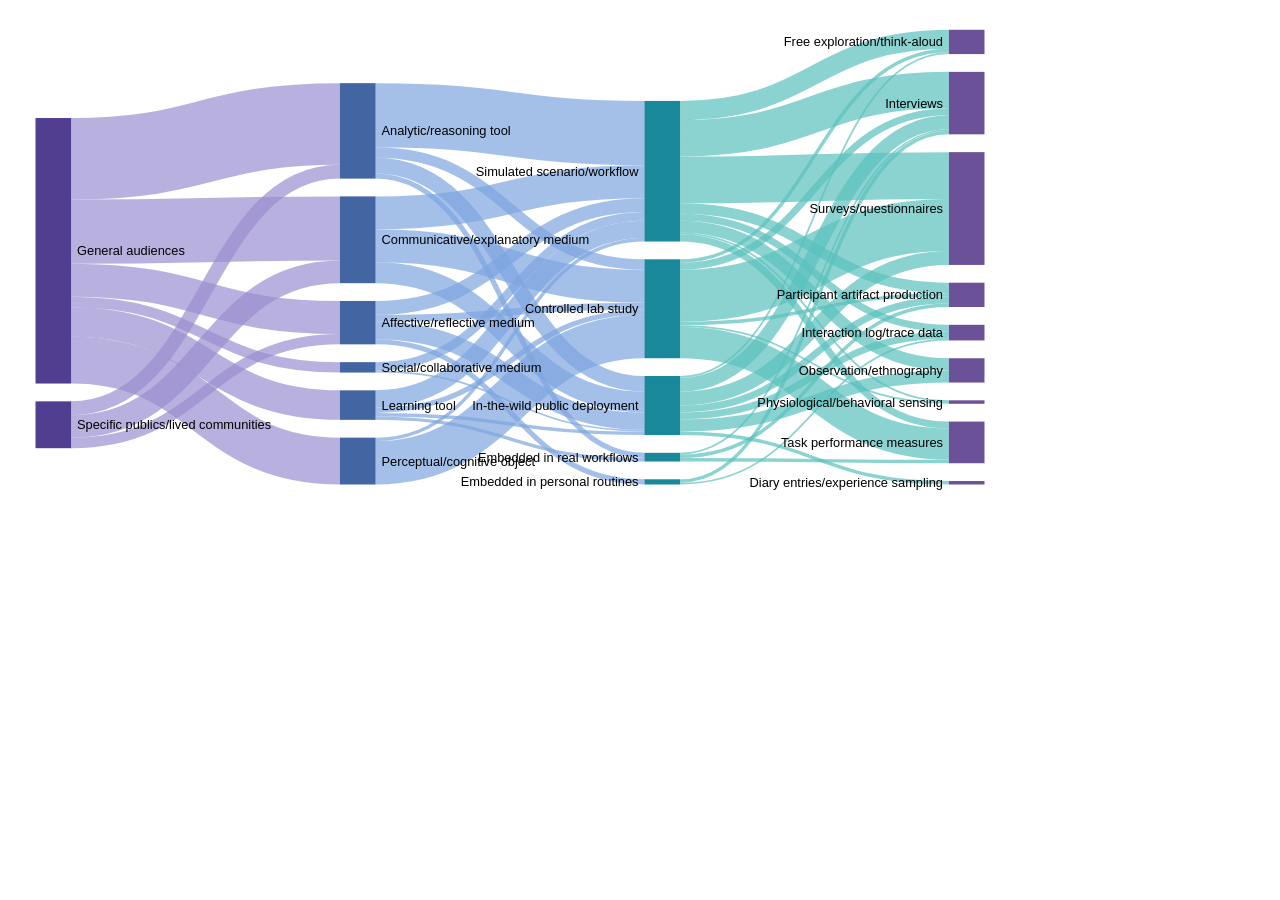
<file: sankey.html>
<!DOCTYPE html>
<html>
<head>
<meta charset="utf-8" />
<title>sankeyNetwork</title>
<script>(function() {
  // If window.HTMLWidgets is already defined, then use it; otherwise create a
  // new object. This allows preceding code to set options that affect the
  // initialization process (though none currently exist).
  window.HTMLWidgets = window.HTMLWidgets || {};

  // See if we're running in a viewer pane. If not, we're in a web browser.
  var viewerMode = window.HTMLWidgets.viewerMode =
      /\bviewer_pane=1\b/.test(window.location);

  // See if we're running in Shiny mode. If not, it's a static document.
  // Note that static widgets can appear in both Shiny and static modes, but
  // obviously, Shiny widgets can only appear in Shiny apps/documents.
  var shinyMode = window.HTMLWidgets.shinyMode =
      typeof(window.Shiny) !== "undefined" && !!window.Shiny.outputBindings;

  // We can't count on jQuery being available, so we implement our own
  // version if necessary.
  function querySelectorAll(scope, selector) {
    if (typeof(jQuery) !== "undefined" && scope instanceof jQuery) {
      return scope.find(selector);
    }
    if (scope.querySelectorAll) {
      return scope.querySelectorAll(selector);
    }
  }

  function asArray(value) {
    if (value === null)
      return [];
    if ($.isArray(value))
      return value;
    return [value];
  }

  // Implement jQuery's extend
  function extend(target /*, ... */) {
    if (arguments.length == 1) {
      return target;
    }
    for (var i = 1; i < arguments.length; i++) {
      var source = arguments[i];
      for (var prop in source) {
        if (source.hasOwnProperty(prop)) {
          target[prop] = source[prop];
        }
      }
    }
    return target;
  }

  // IE8 doesn't support Array.forEach.
  function forEach(values, callback, thisArg) {
    if (values.forEach) {
      values.forEach(callback, thisArg);
    } else {
      for (var i = 0; i < values.length; i++) {
        callback.call(thisArg, values[i], i, values);
      }
    }
  }

  // Replaces the specified method with the return value of funcSource.
  //
  // Note that funcSource should not BE the new method, it should be a function
  // that RETURNS the new method. funcSource receives a single argument that is
  // the overridden method, it can be called from the new method. The overridden
  // method can be called like a regular function, it has the target permanently
  // bound to it so "this" will work correctly.
  function overrideMethod(target, methodName, funcSource) {
    var superFunc = target[methodName] || function() {};
    var superFuncBound = function() {
      return superFunc.apply(target, arguments);
    };
    target[methodName] = funcSource(superFuncBound);
  }

  // Add a method to delegator that, when invoked, calls
  // delegatee.methodName. If there is no such method on
  // the delegatee, but there was one on delegator before
  // delegateMethod was called, then the original version
  // is invoked instead.
  // For example:
  //
  // var a = {
  //   method1: function() { console.log('a1'); }
  //   method2: function() { console.log('a2'); }
  // };
  // var b = {
  //   method1: function() { console.log('b1'); }
  // };
  // delegateMethod(a, b, "method1");
  // delegateMethod(a, b, "method2");
  // a.method1();
  // a.method2();
  //
  // The output would be "b1", "a2".
  function delegateMethod(delegator, delegatee, methodName) {
    var inherited = delegator[methodName];
    delegator[methodName] = function() {
      var target = delegatee;
      var method = delegatee[methodName];

      // The method doesn't exist on the delegatee. Instead,
      // call the method on the delegator, if it exists.
      if (!method) {
        target = delegator;
        method = inherited;
      }

      if (method) {
        return method.apply(target, arguments);
      }
    };
  }

  // Implement a vague facsimilie of jQuery's data method
  function elementData(el, name, value) {
    if (arguments.length == 2) {
      return el["htmlwidget_data_" + name];
    } else if (arguments.length == 3) {
      el["htmlwidget_data_" + name] = value;
      return el;
    } else {
      throw new Error("Wrong number of arguments for elementData: " +
        arguments.length);
    }
  }

  // http://stackoverflow.com/questions/3446170/escape-string-for-use-in-javascript-regex
  function escapeRegExp(str) {
    return str.replace(/[\-\[\]\/\{\}\(\)\*\+\?\.\\\^\$\|]/g, "\\$&");
  }

  function hasClass(el, className) {
    var re = new RegExp("\\b" + escapeRegExp(className) + "\\b");
    return re.test(el.className);
  }

  // elements - array (or array-like object) of HTML elements
  // className - class name to test for
  // include - if true, only return elements with given className;
  //   if false, only return elements *without* given className
  function filterByClass(elements, className, include) {
    var results = [];
    for (var i = 0; i < elements.length; i++) {
      if (hasClass(elements[i], className) == include)
        results.push(elements[i]);
    }
    return results;
  }

  function on(obj, eventName, func) {
    if (obj.addEventListener) {
      obj.addEventListener(eventName, func, false);
    } else if (obj.attachEvent) {
      obj.attachEvent(eventName, func);
    }
  }

  function off(obj, eventName, func) {
    if (obj.removeEventListener)
      obj.removeEventListener(eventName, func, false);
    else if (obj.detachEvent) {
      obj.detachEvent(eventName, func);
    }
  }

  // Translate array of values to top/right/bottom/left, as usual with
  // the "padding" CSS property
  // https://developer.mozilla.org/en-US/docs/Web/CSS/padding
  function unpackPadding(value) {
    if (typeof(value) === "number")
      value = [value];
    if (value.length === 1) {
      return {top: value[0], right: value[0], bottom: value[0], left: value[0]};
    }
    if (value.length === 2) {
      return {top: value[0], right: value[1], bottom: value[0], left: value[1]};
    }
    if (value.length === 3) {
      return {top: value[0], right: value[1], bottom: value[2], left: value[1]};
    }
    if (value.length === 4) {
      return {top: value[0], right: value[1], bottom: value[2], left: value[3]};
    }
  }

  // Convert an unpacked padding object to a CSS value
  function paddingToCss(paddingObj) {
    return paddingObj.top + "px " + paddingObj.right + "px " + paddingObj.bottom + "px " + paddingObj.left + "px";
  }

  // Makes a number suitable for CSS
  function px(x) {
    if (typeof(x) === "number")
      return x + "px";
    else
      return x;
  }

  // Retrieves runtime widget sizing information for an element.
  // The return value is either null, or an object with fill, padding,
  // defaultWidth, defaultHeight fields.
  function sizingPolicy(el) {
    var sizingEl = document.querySelector("script[data-for='" + el.id + "'][type='application/htmlwidget-sizing']");
    if (!sizingEl)
      return null;
    var sp = JSON.parse(sizingEl.textContent || sizingEl.text || "{}");
    if (viewerMode) {
      return sp.viewer;
    } else {
      return sp.browser;
    }
  }

  // @param tasks Array of strings (or falsy value, in which case no-op).
  //   Each element must be a valid JavaScript expression that yields a
  //   function. Or, can be an array of objects with "code" and "data"
  //   properties; in this case, the "code" property should be a string
  //   of JS that's an expr that yields a function, and "data" should be
  //   an object that will be added as an additional argument when that
  //   function is called.
  // @param target The object that will be "this" for each function
  //   execution.
  // @param args Array of arguments to be passed to the functions. (The
  //   same arguments will be passed to all functions.)
  function evalAndRun(tasks, target, args) {
    if (tasks) {
      forEach(tasks, function(task) {
        var theseArgs = args;
        if (typeof(task) === "object") {
          theseArgs = theseArgs.concat([task.data]);
          task = task.code;
        }
        var taskFunc = tryEval(task);
        if (typeof(taskFunc) !== "function") {
          throw new Error("Task must be a function! Source:\n" + task);
        }
        taskFunc.apply(target, theseArgs);
      });
    }
  }

  // Attempt eval() both with and without enclosing in parentheses.
  // Note that enclosing coerces a function declaration into
  // an expression that eval() can parse
  // (otherwise, a SyntaxError is thrown)
  function tryEval(code) {
    var result = null;
    try {
      result = eval("(" + code + ")");
    } catch(error) {
      if (!(error instanceof SyntaxError)) {
        throw error;
      }
      try {
        result = eval(code);
      } catch(e) {
        if (e instanceof SyntaxError) {
          throw error;
        } else {
          throw e;
        }
      }
    }
    return result;
  }

  function initSizing(el) {
    var sizing = sizingPolicy(el);
    if (!sizing)
      return;

    var cel = document.getElementById("htmlwidget_container");
    if (!cel)
      return;

    if (typeof(sizing.padding) !== "undefined") {
      document.body.style.margin = "0";
      document.body.style.padding = paddingToCss(unpackPadding(sizing.padding));
    }

    if (sizing.fill) {
      document.body.style.overflow = "hidden";
      document.body.style.width = "100%";
      document.body.style.height = "100%";
      document.documentElement.style.width = "100%";
      document.documentElement.style.height = "100%";
      cel.style.position = "absolute";
      var pad = unpackPadding(sizing.padding);
      cel.style.top = pad.top + "px";
      cel.style.right = pad.right + "px";
      cel.style.bottom = pad.bottom + "px";
      cel.style.left = pad.left + "px";
      el.style.width = "100%";
      el.style.height = "100%";

      return {
        getWidth: function() { return cel.getBoundingClientRect().width; },
        getHeight: function() { return cel.getBoundingClientRect().height; }
      };

    } else {
      el.style.width = px(sizing.width);
      el.style.height = px(sizing.height);

      return {
        getWidth: function() { return cel.getBoundingClientRect().width; },
        getHeight: function() { return cel.getBoundingClientRect().height; }
      };
    }
  }

  // Default implementations for methods
  var defaults = {
    find: function(scope) {
      return querySelectorAll(scope, "." + this.name);
    },
    renderError: function(el, err) {
      var $el = $(el);

      this.clearError(el);

      // Add all these error classes, as Shiny does
      var errClass = "shiny-output-error";
      if (err.type !== null) {
        // use the classes of the error condition as CSS class names
        errClass = errClass + " " + $.map(asArray(err.type), function(type) {
          return errClass + "-" + type;
        }).join(" ");
      }
      errClass = errClass + " htmlwidgets-error";

      // Is el inline or block? If inline or inline-block, just display:none it
      // and add an inline error.
      var display = $el.css("display");
      $el.data("restore-display-mode", display);

      if (display === "inline" || display === "inline-block") {
        $el.hide();
        if (err.message !== "") {
          var errorSpan = $("<span>").addClass(errClass);
          errorSpan.text(err.message);
          $el.after(errorSpan);
        }
      } else if (display === "block") {
        // If block, add an error just after the el, set visibility:none on the
        // el, and position the error to be on top of the el.
        // Mark it with a unique ID and CSS class so we can remove it later.
        $el.css("visibility", "hidden");
        if (err.message !== "") {
          var errorDiv = $("<div>").addClass(errClass).css("position", "absolute")
            .css("top", el.offsetTop)
            .css("left", el.offsetLeft)
            // setting width can push out the page size, forcing otherwise
            // unnecessary scrollbars to appear and making it impossible for
            // the element to shrink; so use max-width instead
            .css("maxWidth", el.offsetWidth)
            .css("height", el.offsetHeight);
          errorDiv.text(err.message);
          $el.after(errorDiv);

          // Really dumb way to keep the size/position of the error in sync with
          // the parent element as the window is resized or whatever.
          var intId = setInterval(function() {
            if (!errorDiv[0].parentElement) {
              clearInterval(intId);
              return;
            }
            errorDiv
              .css("top", el.offsetTop)
              .css("left", el.offsetLeft)
              .css("maxWidth", el.offsetWidth)
              .css("height", el.offsetHeight);
          }, 500);
        }
      }
    },
    clearError: function(el) {
      var $el = $(el);
      var display = $el.data("restore-display-mode");
      $el.data("restore-display-mode", null);

      if (display === "inline" || display === "inline-block") {
        if (display)
          $el.css("display", display);
        $(el.nextSibling).filter(".htmlwidgets-error").remove();
      } else if (display === "block"){
        $el.css("visibility", "inherit");
        $(el.nextSibling).filter(".htmlwidgets-error").remove();
      }
    },
    sizing: {}
  };

  // Called by widget bindings to register a new type of widget. The definition
  // object can contain the following properties:
  // - name (required) - A string indicating the binding name, which will be
  //   used by default as the CSS classname to look for.
  // - initialize (optional) - A function(el) that will be called once per
  //   widget element; if a value is returned, it will be passed as the third
  //   value to renderValue.
  // - renderValue (required) - A function(el, data, initValue) that will be
  //   called with data. Static contexts will cause this to be called once per
  //   element; Shiny apps will cause this to be called multiple times per
  //   element, as the data changes.
  window.HTMLWidgets.widget = function(definition) {
    if (!definition.name) {
      throw new Error("Widget must have a name");
    }
    if (!definition.type) {
      throw new Error("Widget must have a type");
    }
    // Currently we only support output widgets
    if (definition.type !== "output") {
      throw new Error("Unrecognized widget type '" + definition.type + "'");
    }
    // TODO: Verify that .name is a valid CSS classname

    // Support new-style instance-bound definitions. Old-style class-bound
    // definitions have one widget "object" per widget per type/class of
    // widget; the renderValue and resize methods on such widget objects
    // take el and instance arguments, because the widget object can't
    // store them. New-style instance-bound definitions have one widget
    // object per widget instance; the definition that's passed in doesn't
    // provide renderValue or resize methods at all, just the single method
    //   factory(el, width, height)
    // which returns an object that has renderValue(x) and resize(w, h).
    // This enables a far more natural programming style for the widget
    // author, who can store per-instance state using either OO-style
    // instance fields or functional-style closure variables (I guess this
    // is in contrast to what can only be called C-style pseudo-OO which is
    // what we required before).
    if (definition.factory) {
      definition = createLegacyDefinitionAdapter(definition);
    }

    if (!definition.renderValue) {
      throw new Error("Widget must have a renderValue function");
    }

    // For static rendering (non-Shiny), use a simple widget registration
    // scheme. We also use this scheme for Shiny apps/documents that also
    // contain static widgets.
    window.HTMLWidgets.widgets = window.HTMLWidgets.widgets || [];
    // Merge defaults into the definition; don't mutate the original definition.
    var staticBinding = extend({}, defaults, definition);
    overrideMethod(staticBinding, "find", function(superfunc) {
      return function(scope) {
        var results = superfunc(scope);
        // Filter out Shiny outputs, we only want the static kind
        return filterByClass(results, "html-widget-output", false);
      };
    });
    window.HTMLWidgets.widgets.push(staticBinding);

    if (shinyMode) {
      // Shiny is running. Register the definition with an output binding.
      // The definition itself will not be the output binding, instead
      // we will make an output binding object that delegates to the
      // definition. This is because we foolishly used the same method
      // name (renderValue) for htmlwidgets definition and Shiny bindings
      // but they actually have quite different semantics (the Shiny
      // bindings receive data that includes lots of metadata that it
      // strips off before calling htmlwidgets renderValue). We can't
      // just ignore the difference because in some widgets it's helpful
      // to call this.renderValue() from inside of resize(), and if
      // we're not delegating, then that call will go to the Shiny
      // version instead of the htmlwidgets version.

      // Merge defaults with definition, without mutating either.
      var bindingDef = extend({}, defaults, definition);

      // This object will be our actual Shiny binding.
      var shinyBinding = new Shiny.OutputBinding();

      // With a few exceptions, we'll want to simply use the bindingDef's
      // version of methods if they are available, otherwise fall back to
      // Shiny's defaults. NOTE: If Shiny's output bindings gain additional
      // methods in the future, and we want them to be overrideable by
      // HTMLWidget binding definitions, then we'll need to add them to this
      // list.
      delegateMethod(shinyBinding, bindingDef, "getId");
      delegateMethod(shinyBinding, bindingDef, "onValueChange");
      delegateMethod(shinyBinding, bindingDef, "onValueError");
      delegateMethod(shinyBinding, bindingDef, "renderError");
      delegateMethod(shinyBinding, bindingDef, "clearError");
      delegateMethod(shinyBinding, bindingDef, "showProgress");

      // The find, renderValue, and resize are handled differently, because we
      // want to actually decorate the behavior of the bindingDef methods.

      shinyBinding.find = function(scope) {
        var results = bindingDef.find(scope);

        // Only return elements that are Shiny outputs, not static ones
        var dynamicResults = results.filter(".html-widget-output");

        // It's possible that whatever caused Shiny to think there might be
        // new dynamic outputs, also caused there to be new static outputs.
        // Since there might be lots of different htmlwidgets bindings, we
        // schedule execution for later--no need to staticRender multiple
        // times.
        if (results.length !== dynamicResults.length)
          scheduleStaticRender();

        return dynamicResults;
      };

      // Wrap renderValue to handle initialization, which unfortunately isn't
      // supported natively by Shiny at the time of this writing.

      shinyBinding.renderValue = function(el, data) {
        Shiny.renderDependencies(data.deps);
        // Resolve strings marked as javascript literals to objects
        if (!(data.evals instanceof Array)) data.evals = [data.evals];
        for (var i = 0; data.evals && i < data.evals.length; i++) {
          window.HTMLWidgets.evaluateStringMember(data.x, data.evals[i]);
        }
        if (!bindingDef.renderOnNullValue) {
          if (data.x === null) {
            el.style.visibility = "hidden";
            return;
          } else {
            el.style.visibility = "inherit";
          }
        }
        if (!elementData(el, "initialized")) {
          initSizing(el);

          elementData(el, "initialized", true);
          if (bindingDef.initialize) {
            var rect = el.getBoundingClientRect();
            var result = bindingDef.initialize(el, rect.width, rect.height);
            elementData(el, "init_result", result);
          }
        }
        bindingDef.renderValue(el, data.x, elementData(el, "init_result"));
        evalAndRun(data.jsHooks.render, elementData(el, "init_result"), [el, data.x]);
      };

      // Only override resize if bindingDef implements it
      if (bindingDef.resize) {
        shinyBinding.resize = function(el, width, height) {
          // Shiny can call resize before initialize/renderValue have been
          // called, which doesn't make sense for widgets.
          if (elementData(el, "initialized")) {
            bindingDef.resize(el, width, height, elementData(el, "init_result"));
          }
        };
      }

      Shiny.outputBindings.register(shinyBinding, bindingDef.name);
    }
  };

  var scheduleStaticRenderTimerId = null;
  function scheduleStaticRender() {
    if (!scheduleStaticRenderTimerId) {
      scheduleStaticRenderTimerId = setTimeout(function() {
        scheduleStaticRenderTimerId = null;
        window.HTMLWidgets.staticRender();
      }, 1);
    }
  }

  // Render static widgets after the document finishes loading
  // Statically render all elements that are of this widget's class
  window.HTMLWidgets.staticRender = function() {
    var bindings = window.HTMLWidgets.widgets || [];
    forEach(bindings, function(binding) {
      var matches = binding.find(document.documentElement);
      forEach(matches, function(el) {
        var sizeObj = initSizing(el, binding);

        var getSize = function(el) {
          if (sizeObj) {
            return {w: sizeObj.getWidth(), h: sizeObj.getHeight()}
          } else {
            var rect = el.getBoundingClientRect();
            return {w: rect.width, h: rect.height}
          }
        };

        if (hasClass(el, "html-widget-static-bound"))
          return;
        el.className = el.className + " html-widget-static-bound";

        var initResult;
        if (binding.initialize) {
          var size = getSize(el);
          initResult = binding.initialize(el, size.w, size.h);
          elementData(el, "init_result", initResult);
        }

        if (binding.resize) {
          var lastSize = getSize(el);
          var resizeHandler = function(e) {
            var size = getSize(el);
            if (size.w === 0 && size.h === 0)
              return;
            if (size.w === lastSize.w && size.h === lastSize.h)
              return;
            lastSize = size;
            binding.resize(el, size.w, size.h, initResult);
          };

          on(window, "resize", resizeHandler);

          // This is needed for cases where we're running in a Shiny
          // app, but the widget itself is not a Shiny output, but
          // rather a simple static widget. One example of this is
          // an rmarkdown document that has runtime:shiny and widget
          // that isn't in a render function. Shiny only knows to
          // call resize handlers for Shiny outputs, not for static
          // widgets, so we do it ourselves.
          if (window.jQuery) {
            window.jQuery(document).on(
              "shown.htmlwidgets shown.bs.tab.htmlwidgets shown.bs.collapse.htmlwidgets",
              resizeHandler
            );
            window.jQuery(document).on(
              "hidden.htmlwidgets hidden.bs.tab.htmlwidgets hidden.bs.collapse.htmlwidgets",
              resizeHandler
            );
          }

          // This is needed for the specific case of ioslides, which
          // flips slides between display:none and display:block.
          // Ideally we would not have to have ioslide-specific code
          // here, but rather have ioslides raise a generic event,
          // but the rmarkdown package just went to CRAN so the
          // window to getting that fixed may be long.
          if (window.addEventListener) {
            // It's OK to limit this to window.addEventListener
            // browsers because ioslides itself only supports
            // such browsers.
            on(document, "slideenter", resizeHandler);
            on(document, "slideleave", resizeHandler);
          }
        }

        var scriptData = document.querySelector("script[data-for='" + el.id + "'][type='application/json']");
        if (scriptData) {
          var data = JSON.parse(scriptData.textContent || scriptData.text);
          // Resolve strings marked as javascript literals to objects
          if (!(data.evals instanceof Array)) data.evals = [data.evals];
          for (var k = 0; data.evals && k < data.evals.length; k++) {
            window.HTMLWidgets.evaluateStringMember(data.x, data.evals[k]);
          }
          binding.renderValue(el, data.x, initResult);
          evalAndRun(data.jsHooks.render, initResult, [el, data.x]);
        }
      });
    });

    invokePostRenderHandlers();
  }


  function has_jQuery3() {
    if (!window.jQuery) {
      return false;
    }
    var $version = window.jQuery.fn.jquery;
    var $major_version = parseInt($version.split(".")[0]);
    return $major_version >= 3;
  }

  /*
  / Shiny 1.4 bumped jQuery from 1.x to 3.x which means jQuery's
  / on-ready handler (i.e., $(fn)) is now asyncronous (i.e., it now
  / really means $(setTimeout(fn)).
  / https://jquery.com/upgrade-guide/3.0/#breaking-change-document-ready-handlers-are-now-asynchronous
  /
  / Since Shiny uses $() to schedule initShiny, shiny>=1.4 calls initShiny
  / one tick later than it did before, which means staticRender() is
  / called renderValue() earlier than (advanced) widget authors might be expecting.
  / https://github.com/rstudio/shiny/issues/2630
  /
  / For a concrete example, leaflet has some methods (e.g., updateBounds)
  / which reference Shiny methods registered in initShiny (e.g., setInputValue).
  / Since leaflet is privy to this life-cycle, it knows to use setTimeout() to
  / delay execution of those methods (until Shiny methods are ready)
  / https://github.com/rstudio/leaflet/blob/18ec981/javascript/src/index.js#L266-L268
  /
  / Ideally widget authors wouldn't need to use this setTimeout() hack that
  / leaflet uses to call Shiny methods on a staticRender(). In the long run,
  / the logic initShiny should be broken up so that method registration happens
  / right away, but binding happens later.
  */
  function maybeStaticRenderLater() {
    if (shinyMode && has_jQuery3()) {
      window.jQuery(window.HTMLWidgets.staticRender);
    } else {
      window.HTMLWidgets.staticRender();
    }
  }

  if (document.addEventListener) {
    document.addEventListener("DOMContentLoaded", function() {
      document.removeEventListener("DOMContentLoaded", arguments.callee, false);
      maybeStaticRenderLater();
    }, false);
  } else if (document.attachEvent) {
    document.attachEvent("onreadystatechange", function() {
      if (document.readyState === "complete") {
        document.detachEvent("onreadystatechange", arguments.callee);
        maybeStaticRenderLater();
      }
    });
  }


  window.HTMLWidgets.getAttachmentUrl = function(depname, key) {
    // If no key, default to the first item
    if (typeof(key) === "undefined")
      key = 1;

    var link = document.getElementById(depname + "-" + key + "-attachment");
    if (!link) {
      throw new Error("Attachment " + depname + "/" + key + " not found in document");
    }
    return link.getAttribute("href");
  };

  window.HTMLWidgets.dataframeToD3 = function(df) {
    var names = [];
    var length;
    for (var name in df) {
        if (df.hasOwnProperty(name))
            names.push(name);
        if (typeof(df[name]) !== "object" || typeof(df[name].length) === "undefined") {
            throw new Error("All fields must be arrays");
        } else if (typeof(length) !== "undefined" && length !== df[name].length) {
            throw new Error("All fields must be arrays of the same length");
        }
        length = df[name].length;
    }
    var results = [];
    var item;
    for (var row = 0; row < length; row++) {
        item = {};
        for (var col = 0; col < names.length; col++) {
            item[names[col]] = df[names[col]][row];
        }
        results.push(item);
    }
    return results;
  };

  window.HTMLWidgets.transposeArray2D = function(array) {
      if (array.length === 0) return array;
      var newArray = array[0].map(function(col, i) {
          return array.map(function(row) {
              return row[i]
          })
      });
      return newArray;
  };
  // Split value at splitChar, but allow splitChar to be escaped
  // using escapeChar. Any other characters escaped by escapeChar
  // will be included as usual (including escapeChar itself).
  function splitWithEscape(value, splitChar, escapeChar) {
    var results = [];
    var escapeMode = false;
    var currentResult = "";
    for (var pos = 0; pos < value.length; pos++) {
      if (!escapeMode) {
        if (value[pos] === splitChar) {
          results.push(currentResult);
          currentResult = "";
        } else if (value[pos] === escapeChar) {
          escapeMode = true;
        } else {
          currentResult += value[pos];
        }
      } else {
        currentResult += value[pos];
        escapeMode = false;
      }
    }
    if (currentResult !== "") {
      results.push(currentResult);
    }
    return results;
  }
  // Function authored by Yihui/JJ Allaire
  window.HTMLWidgets.evaluateStringMember = function(o, member) {
    var parts = splitWithEscape(member, '.', '\\');
    for (var i = 0, l = parts.length; i < l; i++) {
      var part = parts[i];
      // part may be a character or 'numeric' member name
      if (o !== null && typeof o === "object" && part in o) {
        if (i == (l - 1)) { // if we are at the end of the line then evalulate
          if (typeof o[part] === "string")
            o[part] = tryEval(o[part]);
        } else { // otherwise continue to next embedded object
          o = o[part];
        }
      }
    }
  };

  // Retrieve the HTMLWidget instance (i.e. the return value of an
  // HTMLWidget binding's initialize() or factory() function)
  // associated with an element, or null if none.
  window.HTMLWidgets.getInstance = function(el) {
    return elementData(el, "init_result");
  };

  // Finds the first element in the scope that matches the selector,
  // and returns the HTMLWidget instance (i.e. the return value of
  // an HTMLWidget binding's initialize() or factory() function)
  // associated with that element, if any. If no element matches the
  // selector, or the first matching element has no HTMLWidget
  // instance associated with it, then null is returned.
  //
  // The scope argument is optional, and defaults to window.document.
  window.HTMLWidgets.find = function(scope, selector) {
    if (arguments.length == 1) {
      selector = scope;
      scope = document;
    }

    var el = scope.querySelector(selector);
    if (el === null) {
      return null;
    } else {
      return window.HTMLWidgets.getInstance(el);
    }
  };

  // Finds all elements in the scope that match the selector, and
  // returns the HTMLWidget instances (i.e. the return values of
  // an HTMLWidget binding's initialize() or factory() function)
  // associated with the elements, in an array. If elements that
  // match the selector don't have an associated HTMLWidget
  // instance, the returned array will contain nulls.
  //
  // The scope argument is optional, and defaults to window.document.
  window.HTMLWidgets.findAll = function(scope, selector) {
    if (arguments.length == 1) {
      selector = scope;
      scope = document;
    }

    var nodes = scope.querySelectorAll(selector);
    var results = [];
    for (var i = 0; i < nodes.length; i++) {
      results.push(window.HTMLWidgets.getInstance(nodes[i]));
    }
    return results;
  };

  var postRenderHandlers = [];
  function invokePostRenderHandlers() {
    while (postRenderHandlers.length) {
      var handler = postRenderHandlers.shift();
      if (handler) {
        handler();
      }
    }
  }

  // Register the given callback function to be invoked after the
  // next time static widgets are rendered.
  window.HTMLWidgets.addPostRenderHandler = function(callback) {
    postRenderHandlers.push(callback);
  };

  // Takes a new-style instance-bound definition, and returns an
  // old-style class-bound definition. This saves us from having
  // to rewrite all the logic in this file to accomodate both
  // types of definitions.
  function createLegacyDefinitionAdapter(defn) {
    var result = {
      name: defn.name,
      type: defn.type,
      initialize: function(el, width, height) {
        return defn.factory(el, width, height);
      },
      renderValue: function(el, x, instance) {
        return instance.renderValue(x);
      },
      resize: function(el, width, height, instance) {
        return instance.resize(width, height);
      }
    };

    if (defn.find)
      result.find = defn.find;
    if (defn.renderError)
      result.renderError = defn.renderError;
    if (defn.clearError)
      result.clearError = defn.clearError;

    return result;
  }
})();
</script>
<script>// https://d3js.org Version 4.9.1. Copyright 2017 Mike Bostock.
(function(t,n){"object"==typeof exports&&"undefined"!=typeof module?n(exports):"function"==typeof define&&define.amd?define(["exports"],n):n(t.d3=t.d3||{})})(this,function(t){"use strict";function n(t){return function(n,e){return js(t(n),e)}}function e(t,n){return[t,n]}function r(t,n,e){var r=(n-t)/Math.max(0,e),i=Math.floor(Math.log(r)/Math.LN10),o=r/Math.pow(10,i);return i>=0?(o>=sf?10:o>=ff?5:o>=lf?2:1)*Math.pow(10,i):-Math.pow(10,-i)/(o>=sf?10:o>=ff?5:o>=lf?2:1)}function i(t,n,e){var r=Math.abs(n-t)/Math.max(0,e),i=Math.pow(10,Math.floor(Math.log(r)/Math.LN10)),o=r/i;return o>=sf?i*=10:o>=ff?i*=5:o>=lf&&(i*=2),n<t?-i:i}function o(t){return t.length}function u(t){return"translate("+(t+.5)+",0)"}function a(t){return"translate(0,"+(t+.5)+")"}function c(t){var n=Math.max(0,t.bandwidth()-1)/2;return t.round()&&(n=Math.round(n)),function(e){return t(e)+n}}function s(){return!this.__axis}function f(t,n){function e(e){var u=null==i?n.ticks?n.ticks.apply(n,r):n.domain():i,a=null==o?n.tickFormat?n.tickFormat.apply(n,r):Cf:o,_=Math.max(f,0)+h,y=n.range(),g=y[0]+.5,m=y[y.length-1]+.5,x=(n.bandwidth?c:Cf)(n.copy()),b=e.selection?e.selection():e,w=b.selectAll(".domain").data([null]),M=b.selectAll(".tick").data(u,n).order(),T=M.exit(),k=M.enter().append("g").attr("class","tick"),N=M.select("line"),S=M.select("text");w=w.merge(w.enter().insert("path",".tick").attr("class","domain").attr("stroke","#000")),M=M.merge(k),N=N.merge(k.append("line").attr("stroke","#000").attr(d+"2",p*f)),S=S.merge(k.append("text").attr("fill","#000").attr(d,p*_).attr("dy",t===zf?"0em":t===Lf?"0.71em":"0.32em")),e!==b&&(w=w.transition(e),M=M.transition(e),N=N.transition(e),S=S.transition(e),T=T.transition(e).attr("opacity",qf).attr("transform",function(t){return isFinite(t=x(t))?v(t):this.getAttribute("transform")}),k.attr("opacity",qf).attr("transform",function(t){var n=this.parentNode.__axis;return v(n&&isFinite(n=n(t))?n:x(t))})),T.remove(),w.attr("d",t===Rf||t==Pf?"M"+p*l+","+g+"H0.5V"+m+"H"+p*l:"M"+g+","+p*l+"V0.5H"+m+"V"+p*l),M.attr("opacity",1).attr("transform",function(t){return v(x(t))}),N.attr(d+"2",p*f),S.attr(d,p*_).text(a),b.filter(s).attr("fill","none").attr("font-size",10).attr("font-family","sans-serif").attr("text-anchor",t===Pf?"start":t===Rf?"end":"middle"),b.each(function(){this.__axis=x})}var r=[],i=null,o=null,f=6,l=6,h=3,p=t===zf||t===Rf?-1:1,d=t===Rf||t===Pf?"x":"y",v=t===zf||t===Lf?u:a;return e.scale=function(t){return arguments.length?(n=t,e):n},e.ticks=function(){return r=Af.call(arguments),e},e.tickArguments=function(t){return arguments.length?(r=null==t?[]:Af.call(t),e):r.slice()},e.tickValues=function(t){return arguments.length?(i=null==t?null:Af.call(t),e):i&&i.slice()},e.tickFormat=function(t){return arguments.length?(o=t,e):o},e.tickSize=function(t){return arguments.length?(f=l=+t,e):f},e.tickSizeInner=function(t){return arguments.length?(f=+t,e):f},e.tickSizeOuter=function(t){return arguments.length?(l=+t,e):l},e.tickPadding=function(t){return arguments.length?(h=+t,e):h},e}function l(t){return f(zf,t)}function h(t){return f(Pf,t)}function p(t){return f(Lf,t)}function d(t){return f(Rf,t)}function v(){for(var t,n=0,e=arguments.length,r={};n<e;++n){if(!(t=arguments[n]+"")||t in r)throw new Error("illegal type: "+t);r[t]=[]}return new _(r)}function _(t){this._=t}function y(t,n){return t.trim().split(/^|\s+/).map(function(t){var e="",r=t.indexOf(".");if(r>=0&&(e=t.slice(r+1),t=t.slice(0,r)),t&&!n.hasOwnProperty(t))throw new Error("unknown type: "+t);return{type:t,name:e}})}function g(t,n){for(var e,r=0,i=t.length;r<i;++r)if((e=t[r]).name===n)return e.value}function m(t,n,e){for(var r=0,i=t.length;r<i;++r)if(t[r].name===n){t[r]=Uf,t=t.slice(0,r).concat(t.slice(r+1));break}return null!=e&&t.push({name:n,value:e}),t}function x(t){return function(){var n=this.ownerDocument,e=this.namespaceURI;return e===Df&&n.documentElement.namespaceURI===Df?n.createElement(t):n.createElementNS(e,t)}}function b(t){return function(){return this.ownerDocument.createElementNS(t.space,t.local)}}function w(){return new M}function M(){this._="@"+(++Yf).toString(36)}function T(t,n,e){return t=k(t,n,e),function(n){var e=n.relatedTarget;e&&(e===this||8&e.compareDocumentPosition(this))||t.call(this,n)}}function k(n,e,r){return function(i){var o=t.event;t.event=i;try{n.call(this,this.__data__,e,r)}finally{t.event=o}}}function N(t){return t.trim().split(/^|\s+/).map(function(t){var n="",e=t.indexOf(".");return e>=0&&(n=t.slice(e+1),t=t.slice(0,e)),{type:t,name:n}})}function S(t){return function(){var n=this.__on;if(n){for(var e,r=0,i=-1,o=n.length;r<o;++r)e=n[r],t.type&&e.type!==t.type||e.name!==t.name?n[++i]=e:this.removeEventListener(e.type,e.listener,e.capture);++i?n.length=i:delete this.__on}}}function E(t,n,e){var r=$f.hasOwnProperty(t.type)?T:k;return function(i,o,u){var a,c=this.__on,s=r(n,o,u);if(c)for(var f=0,l=c.length;f<l;++f)if((a=c[f]).type===t.type&&a.name===t.name)return this.removeEventListener(a.type,a.listener,a.capture),this.addEventListener(a.type,a.listener=s,a.capture=e),void(a.value=n);this.addEventListener(t.type,s,e),a={type:t.type,name:t.name,value:n,listener:s,capture:e},c?c.push(a):this.__on=[a]}}function A(n,e,r,i){var o=t.event;n.sourceEvent=t.event,t.event=n;try{return e.apply(r,i)}finally{t.event=o}}function C(){}function z(){return[]}function P(t,n){this.ownerDocument=t.ownerDocument,this.namespaceURI=t.namespaceURI,this._next=null,this._parent=t,this.__data__=n}function L(t,n,e,r,i,o){for(var u,a=0,c=n.length,s=o.length;a<s;++a)(u=n[a])?(u.__data__=o[a],r[a]=u):e[a]=new P(t,o[a]);for(;a<c;++a)(u=n[a])&&(i[a]=u)}function R(t,n,e,r,i,o,u){var a,c,s,f={},l=n.length,h=o.length,p=new Array(l);for(a=0;a<l;++a)(c=n[a])&&(p[a]=s=ol+u.call(c,c.__data__,a,n),s in f?i[a]=c:f[s]=c);for(a=0;a<h;++a)s=ol+u.call(t,o[a],a,o),(c=f[s])?(r[a]=c,c.__data__=o[a],f[s]=null):e[a]=new P(t,o[a]);for(a=0;a<l;++a)(c=n[a])&&f[p[a]]===c&&(i[a]=c)}function q(t,n){return t<n?-1:t>n?1:t>=n?0:NaN}function U(t){return function(){this.removeAttribute(t)}}function D(t){return function(){this.removeAttributeNS(t.space,t.local)}}function O(t,n){return function(){this.setAttribute(t,n)}}function F(t,n){return function(){this.setAttributeNS(t.space,t.local,n)}}function I(t,n){return function(){var e=n.apply(this,arguments);null==e?this.removeAttribute(t):this.setAttribute(t,e)}}function Y(t,n){return function(){var e=n.apply(this,arguments);null==e?this.removeAttributeNS(t.space,t.local):this.setAttributeNS(t.space,t.local,e)}}function B(t){return function(){this.style.removeProperty(t)}}function H(t,n,e){return function(){this.style.setProperty(t,n,e)}}function j(t,n,e){return function(){var r=n.apply(this,arguments);null==r?this.style.removeProperty(t):this.style.setProperty(t,r,e)}}function X(t,n){return t.style.getPropertyValue(n)||gl(t).getComputedStyle(t,null).getPropertyValue(n)}function $(t){return function(){delete this[t]}}function V(t,n){return function(){this[t]=n}}function W(t,n){return function(){var e=n.apply(this,arguments);null==e?delete this[t]:this[t]=e}}function Z(t){return t.trim().split(/^|\s+/)}function G(t){return t.classList||new J(t)}function J(t){this._node=t,this._names=Z(t.getAttribute("class")||"")}function Q(t,n){for(var e=G(t),r=-1,i=n.length;++r<i;)e.add(n[r])}function K(t,n){for(var e=G(t),r=-1,i=n.length;++r<i;)e.remove(n[r])}function tt(t){return function(){Q(this,t)}}function nt(t){return function(){K(this,t)}}function et(t,n){return function(){(n.apply(this,arguments)?Q:K)(this,t)}}function rt(){this.textContent=""}function it(t){return function(){this.textContent=t}}function ot(t){return function(){var n=t.apply(this,arguments);this.textContent=null==n?"":n}}function ut(){this.innerHTML=""}function at(t){return function(){this.innerHTML=t}}function ct(t){return function(){var n=t.apply(this,arguments);this.innerHTML=null==n?"":n}}function st(){this.nextSibling&&this.parentNode.appendChild(this)}function ft(){this.previousSibling&&this.parentNode.insertBefore(this,this.parentNode.firstChild)}function lt(){return null}function ht(){var t=this.parentNode;t&&t.removeChild(this)}function pt(t,n,e){var r=gl(t),i=r.CustomEvent;"function"==typeof i?i=new i(n,e):(i=r.document.createEvent("Event"),e?(i.initEvent(n,e.bubbles,e.cancelable),i.detail=e.detail):i.initEvent(n,!1,!1)),t.dispatchEvent(i)}function dt(t,n){return function(){return pt(this,t,n)}}function vt(t,n){return function(){return pt(this,t,n.apply(this,arguments))}}function _t(t,n){this._groups=t,this._parents=n}function yt(){return new _t([[document.documentElement]],zl)}function gt(){t.event.stopImmediatePropagation()}function mt(t,n){var e=t.document.documentElement,r=Pl(t).on("dragstart.drag",null);n&&(r.on("click.drag",Ul,!0),setTimeout(function(){r.on("click.drag",null)},0)),"onselectstart"in e?r.on("selectstart.drag",null):(e.style.MozUserSelect=e.__noselect,delete e.__noselect)}function xt(t,n,e,r,i,o,u,a,c,s){this.target=t,this.type=n,this.subject=e,this.identifier=r,this.active=i,this.x=o,this.y=u,this.dx=a,this.dy=c,this._=s}function bt(){return!t.event.button}function wt(){return this.parentNode}function Mt(n){return null==n?{x:t.event.x,y:t.event.y}:n}function Tt(t,n){var e=Object.create(t.prototype);for(var r in n)e[r]=n[r];return e}function kt(){}function Nt(t){var n;return t=(t+"").trim().toLowerCase(),(n=jl.exec(t))?(n=parseInt(n[1],16),new zt(n>>8&15|n>>4&240,n>>4&15|240&n,(15&n)<<4|15&n,1)):(n=Xl.exec(t))?St(parseInt(n[1],16)):(n=$l.exec(t))?new zt(n[1],n[2],n[3],1):(n=Vl.exec(t))?new zt(255*n[1]/100,255*n[2]/100,255*n[3]/100,1):(n=Wl.exec(t))?Et(n[1],n[2],n[3],n[4]):(n=Zl.exec(t))?Et(255*n[1]/100,255*n[2]/100,255*n[3]/100,n[4]):(n=Gl.exec(t))?Pt(n[1],n[2]/100,n[3]/100,1):(n=Jl.exec(t))?Pt(n[1],n[2]/100,n[3]/100,n[4]):Ql.hasOwnProperty(t)?St(Ql[t]):"transparent"===t?new zt(NaN,NaN,NaN,0):null}function St(t){return new zt(t>>16&255,t>>8&255,255&t,1)}function Et(t,n,e,r){return r<=0&&(t=n=e=NaN),new zt(t,n,e,r)}function At(t){return t instanceof kt||(t=Nt(t)),t?(t=t.rgb(),new zt(t.r,t.g,t.b,t.opacity)):new zt}function Ct(t,n,e,r){return 1===arguments.length?At(t):new zt(t,n,e,null==r?1:r)}function zt(t,n,e,r){this.r=+t,this.g=+n,this.b=+e,this.opacity=+r}function Pt(t,n,e,r){return r<=0?t=n=e=NaN:e<=0||e>=1?t=n=NaN:n<=0&&(t=NaN),new qt(t,n,e,r)}function Lt(t){if(t instanceof qt)return new qt(t.h,t.s,t.l,t.opacity);if(t instanceof kt||(t=Nt(t)),!t)return new qt;if(t instanceof qt)return t;t=t.rgb();var n=t.r/255,e=t.g/255,r=t.b/255,i=Math.min(n,e,r),o=Math.max(n,e,r),u=NaN,a=o-i,c=(o+i)/2;return a?(u=n===o?(e-r)/a+6*(e<r):e===o?(r-n)/a+2:(n-e)/a+4,a/=c<.5?o+i:2-o-i,u*=60):a=c>0&&c<1?0:u,new qt(u,a,c,t.opacity)}function Rt(t,n,e,r){return 1===arguments.length?Lt(t):new qt(t,n,e,null==r?1:r)}function qt(t,n,e,r){this.h=+t,this.s=+n,this.l=+e,this.opacity=+r}function Ut(t,n,e){return 255*(t<60?n+(e-n)*t/60:t<180?e:t<240?n+(e-n)*(240-t)/60:n)}function Dt(t){if(t instanceof Ft)return new Ft(t.l,t.a,t.b,t.opacity);if(t instanceof $t){var n=t.h*Kl;return new Ft(t.l,Math.cos(n)*t.c,Math.sin(n)*t.c,t.opacity)}t instanceof zt||(t=At(t));var e=Ht(t.r),r=Ht(t.g),i=Ht(t.b),o=It((.4124564*e+.3575761*r+.1804375*i)/nh),u=It((.2126729*e+.7151522*r+.072175*i)/eh);return new Ft(116*u-16,500*(o-u),200*(u-It((.0193339*e+.119192*r+.9503041*i)/rh)),t.opacity)}function Ot(t,n,e,r){return 1===arguments.length?Dt(t):new Ft(t,n,e,null==r?1:r)}function Ft(t,n,e,r){this.l=+t,this.a=+n,this.b=+e,this.opacity=+r}function It(t){return t>ah?Math.pow(t,1/3):t/uh+ih}function Yt(t){return t>oh?t*t*t:uh*(t-ih)}function Bt(t){return 255*(t<=.0031308?12.92*t:1.055*Math.pow(t,1/2.4)-.055)}function Ht(t){return(t/=255)<=.04045?t/12.92:Math.pow((t+.055)/1.055,2.4)}function jt(t){if(t instanceof $t)return new $t(t.h,t.c,t.l,t.opacity);t instanceof Ft||(t=Dt(t));var n=Math.atan2(t.b,t.a)*th;return new $t(n<0?n+360:n,Math.sqrt(t.a*t.a+t.b*t.b),t.l,t.opacity)}function Xt(t,n,e,r){return 1===arguments.length?jt(t):new $t(t,n,e,null==r?1:r)}function $t(t,n,e,r){this.h=+t,this.c=+n,this.l=+e,this.opacity=+r}function Vt(t){if(t instanceof Zt)return new Zt(t.h,t.s,t.l,t.opacity);t instanceof zt||(t=At(t));var n=t.r/255,e=t.g/255,r=t.b/255,i=(vh*r+ph*n-dh*e)/(vh+ph-dh),o=r-i,u=(hh*(e-i)-fh*o)/lh,a=Math.sqrt(u*u+o*o)/(hh*i*(1-i)),c=a?Math.atan2(u,o)*th-120:NaN;return new Zt(c<0?c+360:c,a,i,t.opacity)}function Wt(t,n,e,r){return 1===arguments.length?Vt(t):new Zt(t,n,e,null==r?1:r)}function Zt(t,n,e,r){this.h=+t,this.s=+n,this.l=+e,this.opacity=+r}function Gt(t,n,e,r,i){var o=t*t,u=o*t;return((1-3*t+3*o-u)*n+(4-6*o+3*u)*e+(1+3*t+3*o-3*u)*r+u*i)/6}function Jt(t,n){return function(e){return t+e*n}}function Qt(t,n,e){return t=Math.pow(t,e),n=Math.pow(n,e)-t,e=1/e,function(r){return Math.pow(t+r*n,e)}}function Kt(t,n){var e=n-t;return e?Jt(t,e>180||e<-180?e-360*Math.round(e/360):e):Th(isNaN(t)?n:t)}function tn(t){return 1==(t=+t)?nn:function(n,e){return e-n?Qt(n,e,t):Th(isNaN(n)?e:n)}}function nn(t,n){var e=n-t;return e?Jt(t,e):Th(isNaN(t)?n:t)}function en(t){return function(n){var e,r,i=n.length,o=new Array(i),u=new Array(i),a=new Array(i);for(e=0;e<i;++e)r=Ct(n[e]),o[e]=r.r||0,u[e]=r.g||0,a[e]=r.b||0;return o=t(o),u=t(u),a=t(a),r.opacity=1,function(t){return r.r=o(t),r.g=u(t),r.b=a(t),r+""}}}function rn(t){return function(){return t}}function on(t){return function(n){return t(n)+""}}function un(t){return"none"===t?Oh:(_h||(_h=document.createElement("DIV"),yh=document.documentElement,gh=document.defaultView),_h.style.transform=t,t=gh.getComputedStyle(yh.appendChild(_h),null).getPropertyValue("transform"),yh.removeChild(_h),t=t.slice(7,-1).split(","),Fh(+t[0],+t[1],+t[2],+t[3],+t[4],+t[5]))}function an(t){return null==t?Oh:(mh||(mh=document.createElementNS("http://www.w3.org/2000/svg","g")),mh.setAttribute("transform",t),(t=mh.transform.baseVal.consolidate())?(t=t.matrix,Fh(t.a,t.b,t.c,t.d,t.e,t.f)):Oh)}function cn(t,n,e,r){function i(t){return t.length?t.pop()+" ":""}function o(t,r,i,o,u,a){if(t!==i||r!==o){var c=u.push("translate(",null,n,null,e);a.push({i:c-4,x:Ch(t,i)},{i:c-2,x:Ch(r,o)})}else(i||o)&&u.push("translate("+i+n+o+e)}function u(t,n,e,o){t!==n?(t-n>180?n+=360:n-t>180&&(t+=360),o.push({i:e.push(i(e)+"rotate(",null,r)-2,x:Ch(t,n)})):n&&e.push(i(e)+"rotate("+n+r)}function a(t,n,e,o){t!==n?o.push({i:e.push(i(e)+"skewX(",null,r)-2,x:Ch(t,n)}):n&&e.push(i(e)+"skewX("+n+r)}function c(t,n,e,r,o,u){if(t!==e||n!==r){var a=o.push(i(o)+"scale(",null,",",null,")");u.push({i:a-4,x:Ch(t,e)},{i:a-2,x:Ch(n,r)})}else 1===e&&1===r||o.push(i(o)+"scale("+e+","+r+")")}return function(n,e){var r=[],i=[];return n=t(n),e=t(e),o(n.translateX,n.translateY,e.translateX,e.translateY,r,i),u(n.rotate,e.rotate,r,i),a(n.skewX,e.skewX,r,i),c(n.scaleX,n.scaleY,e.scaleX,e.scaleY,r,i),n=e=null,function(t){for(var n,e=-1,o=i.length;++e<o;)r[(n=i[e]).i]=n.x(t);return r.join("")}}}function sn(t){return((t=Math.exp(t))+1/t)/2}function fn(t){return((t=Math.exp(t))-1/t)/2}function ln(t){return((t=Math.exp(2*t))-1)/(t+1)}function hn(t){return function(n,e){var r=t((n=Rt(n)).h,(e=Rt(e)).h),i=nn(n.s,e.s),o=nn(n.l,e.l),u=nn(n.opacity,e.opacity);return function(t){return n.h=r(t),n.s=i(t),n.l=o(t),n.opacity=u(t),n+""}}}function pn(t,n){var e=nn((t=Ot(t)).l,(n=Ot(n)).l),r=nn(t.a,n.a),i=nn(t.b,n.b),o=nn(t.opacity,n.opacity);return function(n){return t.l=e(n),t.a=r(n),t.b=i(n),t.opacity=o(n),t+""}}function dn(t){return function(n,e){var r=t((n=Xt(n)).h,(e=Xt(e)).h),i=nn(n.c,e.c),o=nn(n.l,e.l),u=nn(n.opacity,e.opacity);return function(t){return n.h=r(t),n.c=i(t),n.l=o(t),n.opacity=u(t),n+""}}}function vn(t){return function n(e){function r(n,r){var i=t((n=Wt(n)).h,(r=Wt(r)).h),o=nn(n.s,r.s),u=nn(n.l,r.l),a=nn(n.opacity,r.opacity);return function(t){return n.h=i(t),n.s=o(t),n.l=u(Math.pow(t,e)),n.opacity=a(t),n+""}}return e=+e,r.gamma=n,r}(1)}function _n(){return ep||(op(yn),ep=ip.now()+rp)}function yn(){ep=0}function gn(){this._call=this._time=this._next=null}function mn(t,n,e){var r=new gn;return r.restart(t,n,e),r}function xn(){_n(),++Jh;for(var t,n=xh;n;)(t=ep-n._time)>=0&&n._call.call(null,t),n=n._next;--Jh}function bn(){ep=(np=ip.now())+rp,Jh=Qh=0;try{xn()}finally{Jh=0,Mn(),ep=0}}function wn(){var t=ip.now(),n=t-np;n>tp&&(rp-=n,np=t)}function Mn(){for(var t,n,e=xh,r=1/0;e;)e._call?(r>e._time&&(r=e._time),t=e,e=e._next):(n=e._next,e._next=null,e=t?t._next=n:xh=n);bh=t,Tn(r)}function Tn(t){if(!Jh){Qh&&(Qh=clearTimeout(Qh));var n=t-ep;n>24?(t<1/0&&(Qh=setTimeout(bn,n)),Kh&&(Kh=clearInterval(Kh))):(Kh||(np=ep,Kh=setInterval(wn,tp)),Jh=1,op(bn))}}function kn(t,n){var e=t.__transition;if(!e||!(e=e[n])||e.state>fp)throw new Error("too late");return e}function Nn(t,n){var e=t.__transition;if(!e||!(e=e[n])||e.state>hp)throw new Error("too late");return e}function Sn(t,n){var e=t.__transition;if(!e||!(e=e[n]))throw new Error("too late");return e}function En(t,n,e){function r(t){e.state=lp,e.timer.restart(i,e.delay,e.time),e.delay<=t&&i(t-e.delay)}function i(r){var s,f,l,h;if(e.state!==lp)return u();for(s in c)if(h=c[s],h.name===e.name){if(h.state===pp)return up(i);h.state===dp?(h.state=_p,h.timer.stop(),h.on.call("interrupt",t,t.__data__,h.index,h.group),delete c[s]):+s<n&&(h.state=_p,h.timer.stop(),delete c[s])}if(up(function(){e.state===pp&&(e.state=dp,e.timer.restart(o,e.delay,e.time),o(r))}),e.state=hp,e.on.call("start",t,t.__data__,e.index,e.group),e.state===hp){for(e.state=pp,a=new Array(l=e.tween.length),s=0,f=-1;s<l;++s)(h=e.tween[s].value.call(t,t.__data__,e.index,e.group))&&(a[++f]=h);a.length=f+1}}function o(n){for(var r=n<e.duration?e.ease.call(null,n/e.duration):(e.timer.restart(u),e.state=vp,1),i=-1,o=a.length;++i<o;)a[i].call(null,r);e.state===vp&&(e.on.call("end",t,t.__data__,e.index,e.group),u())}function u(){e.state=_p,e.timer.stop(),delete c[n];for(var r in c)return;delete t.__transition}var a,c=t.__transition;c[n]=e,e.timer=mn(r,0,e.time)}function An(t,n){var e,r;return function(){var i=Nn(this,t),o=i.tween;if(o!==e){r=e=o;for(var u=0,a=r.length;u<a;++u)if(r[u].name===n){r=r.slice(),r.splice(u,1);break}}i.tween=r}}function Cn(t,n,e){var r,i;if("function"!=typeof e)throw new Error;return function(){var o=Nn(this,t),u=o.tween;if(u!==r){i=(r=u).slice();for(var a={name:n,value:e},c=0,s=i.length;c<s;++c)if(i[c].name===n){i[c]=a;break}c===s&&i.push(a)}o.tween=i}}function zn(t,n,e){var r=t._id;return t.each(function(){var t=Nn(this,r);(t.value||(t.value={}))[n]=e.apply(this,arguments)}),function(t){return Sn(t,r).value[n]}}function Pn(t){return function(){this.removeAttribute(t)}}function Ln(t){return function(){this.removeAttributeNS(t.space,t.local)}}function Rn(t,n,e){var r,i;return function(){var o=this.getAttribute(t);return o===e?null:o===r?i:i=n(r=o,e)}}function qn(t,n,e){var r,i;return function(){var o=this.getAttributeNS(t.space,t.local);return o===e?null:o===r?i:i=n(r=o,e)}}function Un(t,n,e){var r,i,o;return function(){var u,a=e(this);return null==a?void this.removeAttribute(t):(u=this.getAttribute(t),u===a?null:u===r&&a===i?o:o=n(r=u,i=a))}}function Dn(t,n,e){var r,i,o;return function(){var u,a=e(this);return null==a?void this.removeAttributeNS(t.space,t.local):(u=this.getAttributeNS(t.space,t.local),u===a?null:u===r&&a===i?o:o=n(r=u,i=a))}}function On(t,n){function e(){var e=this,r=n.apply(e,arguments);return r&&function(n){e.setAttributeNS(t.space,t.local,r(n))}}return e._value=n,e}function Fn(t,n){function e(){var e=this,r=n.apply(e,arguments);return r&&function(n){e.setAttribute(t,r(n))}}return e._value=n,e}function In(t,n){return function(){kn(this,t).delay=+n.apply(this,arguments)}}function Yn(t,n){return n=+n,function(){kn(this,t).delay=n}}function Bn(t,n){return function(){Nn(this,t).duration=+n.apply(this,arguments)}}function Hn(t,n){return n=+n,function(){Nn(this,t).duration=n}}function jn(t,n){if("function"!=typeof n)throw new Error;return function(){Nn(this,t).ease=n}}function Xn(t){return(t+"").trim().split(/^|\s+/).every(function(t){var n=t.indexOf(".");return n>=0&&(t=t.slice(0,n)),!t||"start"===t})}function $n(t,n,e){var r,i,o=Xn(n)?kn:Nn;return function(){var u=o(this,t),a=u.on;a!==r&&(i=(r=a).copy()).on(n,e),u.on=i}}function Vn(t){return function(){var n=this.parentNode;for(var e in this.__transition)if(+e!==t)return;n&&n.removeChild(this)}}function Wn(t,n){var e,r,i;return function(){var o=X(this,t),u=(this.style.removeProperty(t),X(this,t));return o===u?null:o===e&&u===r?i:i=n(e=o,r=u)}}function Zn(t){return function(){this.style.removeProperty(t)}}function Gn(t,n,e){var r,i;return function(){var o=X(this,t);return o===e?null:o===r?i:i=n(r=o,e)}}function Jn(t,n,e){var r,i,o;return function(){var u=X(this,t),a=e(this);return null==a&&(this.style.removeProperty(t),a=X(this,t)),u===a?null:u===r&&a===i?o:o=n(r=u,i=a)}}function Qn(t,n,e){function r(){var r=this,i=n.apply(r,arguments);return i&&function(n){r.style.setProperty(t,i(n),e)}}return r._value=n,r}function Kn(t){return function(){this.textContent=t}}function te(t){return function(){var n=t(this);this.textContent=null==n?"":n}}function ne(t,n,e,r){this._groups=t,this._parents=n,this._name=e,this._id=r}function ee(t){return yt().transition(t)}function re(){return++Fp}function ie(t){return+t}function oe(t){return t*t}function ue(t){return t*(2-t)}function ae(t){return((t*=2)<=1?t*t:--t*(2-t)+1)/2}function ce(t){return t*t*t}function se(t){return--t*t*t+1}function fe(t){return((t*=2)<=1?t*t*t:(t-=2)*t*t+2)/2}function le(t){return 1-Math.cos(t*Xp)}function he(t){return Math.sin(t*Xp)}function pe(t){return(1-Math.cos(jp*t))/2}function de(t){return Math.pow(2,10*t-10)}function ve(t){return 1-Math.pow(2,-10*t)}function _e(t){return((t*=2)<=1?Math.pow(2,10*t-10):2-Math.pow(2,10-10*t))/2}function ye(t){return 1-Math.sqrt(1-t*t)}function ge(t){return Math.sqrt(1- --t*t)}function me(t){return((t*=2)<=1?1-Math.sqrt(1-t*t):Math.sqrt(1-(t-=2)*t)+1)/2}function xe(t){return 1-be(1-t)}function be(t){return(t=+t)<$p?nd*t*t:t<Wp?nd*(t-=Vp)*t+Zp:t<Jp?nd*(t-=Gp)*t+Qp:nd*(t-=Kp)*t+td}function we(t){return((t*=2)<=1?1-be(1-t):be(t-1)+1)/2}function Me(t,n){for(var e;!(e=t.__transition)||!(e=e[n]);)if(!(t=t.parentNode))return sd.time=_n(),sd;return e}function Te(){t.event.stopImmediatePropagation()}function ke(t){return{type:t}}function Ne(){return!t.event.button}function Se(){var t=this.ownerSVGElement||this;return[[0,0],[t.width.baseVal.value,t.height.baseVal.value]]}function Ee(t){for(;!t.__brush;)if(!(t=t.parentNode))return;return t.__brush}function Ae(t){return t[0][0]===t[1][0]||t[0][1]===t[1][1]}function Ce(t){var n=t.__brush;return n?n.dim.output(n.selection):null}function ze(){return Le(xd)}function Pe(){return Le(bd)}function Le(n){function e(t){var e=t.property("__brush",a).selectAll(".overlay").data([ke("overlay")]);e.enter().append("rect").attr("class","overlay").attr("pointer-events","all").attr("cursor",Md.overlay).merge(e).each(function(){var t=Ee(this).extent;Pl(this).attr("x",t[0][0]).attr("y",t[0][1]).attr("width",t[1][0]-t[0][0]).attr("height",t[1][1]-t[0][1])}),t.selectAll(".selection").data([ke("selection")]).enter().append("rect").attr("class","selection").attr("cursor",Md.selection).attr("fill","#777").attr("fill-opacity",.3).attr("stroke","#fff").attr("shape-rendering","crispEdges");var i=t.selectAll(".handle").data(n.handles,function(t){return t.type});i.exit().remove(),i.enter().append("rect").attr("class",function(t){return"handle handle--"+t.type}).attr("cursor",function(t){return Md[t.type]}),t.each(r).attr("fill","none").attr("pointer-events","all").style("-webkit-tap-highlight-color","rgba(0,0,0,0)").on("mousedown.brush touchstart.brush",u)}function r(){var t=Pl(this),n=Ee(this).selection;n?(t.selectAll(".selection").style("display",null).attr("x",n[0][0]).attr("y",n[0][1]).attr("width",n[1][0]-n[0][0]).attr("height",n[1][1]-n[0][1]),t.selectAll(".handle").style("display",null).attr("x",function(t){return"e"===t.type[t.type.length-1]?n[1][0]-h/2:n[0][0]-h/2}).attr("y",function(t){return"s"===t.type[0]?n[1][1]-h/2:n[0][1]-h/2}).attr("width",function(t){return"n"===t.type||"s"===t.type?n[1][0]-n[0][0]+h:h}).attr("height",function(t){return"e"===t.type||"w"===t.type?n[1][1]-n[0][1]+h:h})):t.selectAll(".selection,.handle").style("display","none").attr("x",null).attr("y",null).attr("width",null).attr("height",null)}function i(t,n){return t.__brush.emitter||new o(t,n)}function o(t,n){this.that=t,this.args=n,this.state=t.__brush,this.active=0}function u(){function e(){var t=Gf(T);!U||w||M||(Math.abs(t[0]-O[0])>Math.abs(t[1]-O[1])?M=!0:w=!0),O=t,b=!0,vd(),o()}function o(){var t;switch(m=O[0]-D[0],x=O[1]-D[1],N){case yd:case _d:S&&(m=Math.max(P-l,Math.min(R-v,m)),h=l+m,_=v+m),E&&(x=Math.max(L-p,Math.min(q-y,x)),d=p+x,g=y+x);break;case gd:S<0?(m=Math.max(P-l,Math.min(R-l,m)),h=l+m,_=v):S>0&&(m=Math.max(P-v,Math.min(R-v,m)),h=l,_=v+m),E<0?(x=Math.max(L-p,Math.min(q-p,x)),d=p+x,g=y):E>0&&(x=Math.max(L-y,Math.min(q-y,x)),d=p,g=y+x);break;case md:S&&(h=Math.max(P,Math.min(R,l-m*S)),_=Math.max(P,Math.min(R,v+m*S))),E&&(d=Math.max(L,Math.min(q,p-x*E)),g=Math.max(L,Math.min(q,y+x*E)))}_<h&&(S*=-1,t=l,l=v,v=t,t=h,h=_,_=t,k in Td&&Y.attr("cursor",Md[k=Td[k]])),g<d&&(E*=-1,t=p,p=y,y=t,t=d,d=g,g=t,k in kd&&Y.attr("cursor",Md[k=kd[k]])),A.selection&&(z=A.selection),w&&(h=z[0][0],_=z[1][0]),M&&(d=z[0][1],g=z[1][1]),z[0][0]===h&&z[0][1]===d&&z[1][0]===_&&z[1][1]===g||(A.selection=[[h,d],[_,g]],r.call(T),F.brush())}function u(){if(Te(),t.event.touches){if(t.event.touches.length)return;c&&clearTimeout(c),c=setTimeout(function(){c=null},500),I.on("touchmove.brush touchend.brush touchcancel.brush",null)}else mt(t.event.view,b),B.on("keydown.brush keyup.brush mousemove.brush mouseup.brush",null);I.attr("pointer-events","all"),Y.attr("cursor",Md.overlay),A.selection&&(z=A.selection),Ae(z)&&(A.selection=null,r.call(T)),F.end()}function a(){switch(t.event.keyCode){case 16:U=S&&E;break;case 18:N===gd&&(S&&(v=_-m*S,l=h+m*S),E&&(y=g-x*E,p=d+x*E),N=md,o());break;case 32:N!==gd&&N!==md||(S<0?v=_-m:S>0&&(l=h-m),E<0?y=g-x:E>0&&(p=d-x),N=yd,Y.attr("cursor",Md.selection),o());break;default:return}vd()}function s(){switch(t.event.keyCode){case 16:U&&(w=M=U=!1,o());break;case 18:N===md&&(S<0?v=_:S>0&&(l=h),E<0?y=g:E>0&&(p=d),N=gd,o());break;case 32:N===yd&&(t.event.altKey?(S&&(v=_-m*S,l=h+m*S),E&&(y=g-x*E,p=d+x*E),N=md):(S<0?v=_:S>0&&(l=h),E<0?y=g:E>0&&(p=d),N=gd),Y.attr("cursor",Md[k]),o());break;default:return}vd()}if(t.event.touches){if(t.event.changedTouches.length<t.event.touches.length)return vd()}else if(c)return;if(f.apply(this,arguments)){var l,h,p,d,v,_,y,g,m,x,b,w,M,T=this,k=t.event.target.__data__.type,N="selection"===(t.event.metaKey?k="overlay":k)?_d:t.event.altKey?md:gd,S=n===bd?null:Nd[k],E=n===xd?null:Sd[k],A=Ee(T),C=A.extent,z=A.selection,P=C[0][0],L=C[0][1],R=C[1][0],q=C[1][1],U=S&&E&&t.event.shiftKey,D=Gf(T),O=D,F=i(T,arguments).beforestart();"overlay"===k?A.selection=z=[[l=n===bd?P:D[0],p=n===xd?L:D[1]],[v=n===bd?R:l,y=n===xd?q:p]]:(l=z[0][0],p=z[0][1],v=z[1][0],y=z[1][1]),h=l,d=p,_=v,g=y;var I=Pl(T).attr("pointer-events","none"),Y=I.selectAll(".overlay").attr("cursor",Md[k]);if(t.event.touches)I.on("touchmove.brush",e,!0).on("touchend.brush touchcancel.brush",u,!0);else{var B=Pl(t.event.view).on("keydown.brush",a,!0).on("keyup.brush",s,!0).on("mousemove.brush",e,!0).on("mouseup.brush",u,!0);Dl(t.event.view)}Te(),gp(T),r.call(T),F.start()}}function a(){var t=this.__brush||{selection:null};return t.extent=s.apply(this,arguments),t.dim=n,t}var c,s=Se,f=Ne,l=v(e,"start","brush","end"),h=6;return e.move=function(t,e){t.selection?t.on("start.brush",function(){i(this,arguments).beforestart().start()}).on("interrupt.brush end.brush",function(){i(this,arguments).end()}).tween("brush",function(){function t(t){u.selection=1===t&&Ae(s)?null:f(t),r.call(o),a.brush()}var o=this,u=o.__brush,a=i(o,arguments),c=u.selection,s=n.input("function"==typeof e?e.apply(this,arguments):e,u.extent),f=qh(c,s);return c&&s?t:t(1)}):t.each(function(){var t=this,o=arguments,u=t.__brush,a=n.input("function"==typeof e?e.apply(t,o):e,u.extent),c=i(t,o).beforestart();gp(t),u.selection=null==a||Ae(a)?null:a,r.call(t),c.start().brush().end()})},o.prototype={beforestart:function(){return 1==++this.active&&(this.state.emitter=this,this.starting=!0),this},start:function(){return this.starting&&(this.starting=!1,this.emit("start")),this},brush:function(){return this.emit("brush"),this},end:function(){return 0==--this.active&&(delete this.state.emitter,this.emit("end")),this},emit:function(t){A(new dd(e,t,n.output(this.state.selection)),l.apply,l,[t,this.that,this.args])}},e.extent=function(t){return arguments.length?(s="function"==typeof t?t:pd([[+t[0][0],+t[0][1]],[+t[1][0],+t[1][1]]]),e):s},e.filter=function(t){return arguments.length?(f="function"==typeof t?t:pd(!!t),e):f},e.handleSize=function(t){return arguments.length?(h=+t,e):h},e.on=function(){var t=l.on.apply(l,arguments);return t===l?e:t},e}function Re(t){return function(n,e){return t(n.source.value+n.target.value,e.source.value+e.target.value)}}function qe(){this._x0=this._y0=this._x1=this._y1=null,this._=""}function Ue(){return new qe}function De(t){return t.source}function Oe(t){return t.target}function Fe(t){return t.radius}function Ie(t){return t.startAngle}function Ye(t){return t.endAngle}function Be(){}function He(t,n){var e=new Be;if(t instanceof Be)t.each(function(t,n){e.set(n,t)});else if(Array.isArray(t)){var r,i=-1,o=t.length;if(null==n)for(;++i<o;)e.set(i,t[i]);else for(;++i<o;)e.set(n(r=t[i],i,t),r)}else if(t)for(var u in t)e.set(u,t[u]);return e}function je(){return{}}function Xe(t,n,e){t[n]=e}function $e(){return He()}function Ve(t,n,e){t.set(n,e)}function We(){}function Ze(t,n){var e=new We;if(t instanceof We)t.each(function(t){e.add(t)});else if(t){var r=-1,i=t.length;if(null==n)for(;++r<i;)e.add(t[r]);else for(;++r<i;)e.add(n(t[r],r,t))}return e}function Ge(t){return new Function("d","return {"+t.map(function(t,n){return JSON.stringify(t)+": d["+n+"]"}).join(",")+"}")}function Je(t,n){var e=Ge(t);return function(r,i){return n(e(r),i,t)}}function Qe(t){var n=Object.create(null),e=[];return t.forEach(function(t){for(var r in t)r in n||e.push(n[r]=r)}),e}function Ke(t,n,e,r){if(isNaN(n)||isNaN(e))return t;var i,o,u,a,c,s,f,l,h,p=t._root,d={data:r},v=t._x0,_=t._y0,y=t._x1,g=t._y1;if(!p)return t._root=d,t;for(;p.length;)if((s=n>=(o=(v+y)/2))?v=o:y=o,(f=e>=(u=(_+g)/2))?_=u:g=u,i=p,!(p=p[l=f<<1|s]))return i[l]=d,t;if(a=+t._x.call(null,p.data),c=+t._y.call(null,p.data),n===a&&e===c)return d.next=p,i?i[l]=d:t._root=d,t;do{i=i?i[l]=new Array(4):t._root=new Array(4),(s=n>=(o=(v+y)/2))?v=o:y=o,(f=e>=(u=(_+g)/2))?_=u:g=u}while((l=f<<1|s)==(h=(c>=u)<<1|a>=o));return i[h]=p,i[l]=d,t}function tr(t){var n,e,r,i,o=t.length,u=new Array(o),a=new Array(o),c=1/0,s=1/0,f=-1/0,l=-1/0;for(e=0;e<o;++e)isNaN(r=+this._x.call(null,n=t[e]))||isNaN(i=+this._y.call(null,n))||(u[e]=r,a[e]=i,r<c&&(c=r),r>f&&(f=r),i<s&&(s=i),i>l&&(l=i));for(f<c&&(c=this._x0,f=this._x1),l<s&&(s=this._y0,l=this._y1),this.cover(c,s).cover(f,l),e=0;e<o;++e)Ke(this,u[e],a[e],t[e]);return this}function nr(t){for(var n=0,e=t.length;n<e;++n)this.remove(t[n]);return this}function er(t){return t[0]}function rr(t){return t[1]}function ir(t,n,e){var r=new or(null==n?er:n,null==e?rr:e,NaN,NaN,NaN,NaN);return null==t?r:r.addAll(t)}function or(t,n,e,r,i,o){this._x=t,this._y=n,this._x0=e,this._y0=r,this._x1=i,this._y1=o,this._root=void 0}function ur(t){for(var n={data:t.data},e=n;t=t.next;)e=e.next={data:t.data};return n}function ar(t){return t.x+t.vx}function cr(t){return t.y+t.vy}function sr(t){return t.index}function fr(t,n){var e=t.get(n);if(!e)throw new Error("missing: "+n);return e}function lr(t){return t.x}function hr(t){return t.y}function pr(t){return new dr(t)}function dr(t){if(!(n=Ov.exec(t)))throw new Error("invalid format: "+t);var n,e=n[1]||" ",r=n[2]||">",i=n[3]||"-",o=n[4]||"",u=!!n[5],a=n[6]&&+n[6],c=!!n[7],s=n[8]&&+n[8].slice(1),f=n[9]||"";"n"===f?(c=!0,f="g"):Dv[f]||(f=""),(u||"0"===e&&"="===r)&&(u=!0,e="0",r="="),this.fill=e,this.align=r,
this.sign=i,this.symbol=o,this.zero=u,this.width=a,this.comma=c,this.precision=s,this.type=f}function vr(n){return Fv=Bv(n),t.format=Fv.format,t.formatPrefix=Fv.formatPrefix,Fv}function _r(){this.reset()}function yr(t,n,e){var r=t.s=n+e,i=r-n,o=r-i;t.t=n-o+(e-i)}function gr(t){return t>1?0:t<-1?N_:Math.acos(t)}function mr(t){return t>1?S_:t<-1?-S_:Math.asin(t)}function xr(t){return(t=I_(t/2))*t}function br(){}function wr(t,n){t&&X_.hasOwnProperty(t.type)&&X_[t.type](t,n)}function Mr(t,n,e){var r,i=-1,o=t.length-e;for(n.lineStart();++i<o;)r=t[i],n.point(r[0],r[1],r[2]);n.lineEnd()}function Tr(t,n){var e=-1,r=t.length;for(n.polygonStart();++e<r;)Mr(t[e],n,1);n.polygonEnd()}function kr(){Z_.point=Sr}function Nr(){Er(Vv,Wv)}function Sr(t,n){Z_.point=Er,Vv=t,Wv=n,t*=z_,n*=z_,Zv=t,Gv=q_(n=n/2+E_),Jv=I_(n)}function Er(t,n){t*=z_,n*=z_,n=n/2+E_;var e=t-Zv,r=e>=0?1:-1,i=r*e,o=q_(n),u=I_(n),a=Jv*u,c=Gv*o+a*q_(i),s=a*r*I_(i);V_.add(R_(s,c)),Zv=t,Gv=o,Jv=u}function Ar(t){return[R_(t[1],t[0]),mr(t[2])]}function Cr(t){var n=t[0],e=t[1],r=q_(e);return[r*q_(n),r*I_(n),I_(e)]}function zr(t,n){return t[0]*n[0]+t[1]*n[1]+t[2]*n[2]}function Pr(t,n){return[t[1]*n[2]-t[2]*n[1],t[2]*n[0]-t[0]*n[2],t[0]*n[1]-t[1]*n[0]]}function Lr(t,n){t[0]+=n[0],t[1]+=n[1],t[2]+=n[2]}function Rr(t,n){return[t[0]*n,t[1]*n,t[2]*n]}function qr(t){var n=B_(t[0]*t[0]+t[1]*t[1]+t[2]*t[2]);t[0]/=n,t[1]/=n,t[2]/=n}function Ur(t,n){u_.push(a_=[Qv=t,t_=t]),n<Kv&&(Kv=n),n>n_&&(n_=n)}function Dr(t,n){var e=Cr([t*z_,n*z_]);if(o_){var r=Pr(o_,e),i=[r[1],-r[0],0],o=Pr(i,r);qr(o),o=Ar(o);var u,a=t-e_,c=a>0?1:-1,s=o[0]*C_*c,f=P_(a)>180;f^(c*e_<s&&s<c*t)?(u=o[1]*C_)>n_&&(n_=u):(s=(s+360)%360-180,f^(c*e_<s&&s<c*t)?(u=-o[1]*C_)<Kv&&(Kv=u):(n<Kv&&(Kv=n),n>n_&&(n_=n))),f?t<e_?Hr(Qv,t)>Hr(Qv,t_)&&(t_=t):Hr(t,t_)>Hr(Qv,t_)&&(Qv=t):t_>=Qv?(t<Qv&&(Qv=t),t>t_&&(t_=t)):t>e_?Hr(Qv,t)>Hr(Qv,t_)&&(t_=t):Hr(t,t_)>Hr(Qv,t_)&&(Qv=t)}else u_.push(a_=[Qv=t,t_=t]);n<Kv&&(Kv=n),n>n_&&(n_=n),o_=e,e_=t}function Or(){Q_.point=Dr}function Fr(){a_[0]=Qv,a_[1]=t_,Q_.point=Ur,o_=null}function Ir(t,n){if(o_){var e=t-e_;J_.add(P_(e)>180?e+(e>0?360:-360):e)}else r_=t,i_=n;Z_.point(t,n),Dr(t,n)}function Yr(){Z_.lineStart()}function Br(){Ir(r_,i_),Z_.lineEnd(),P_(J_)>k_&&(Qv=-(t_=180)),a_[0]=Qv,a_[1]=t_,o_=null}function Hr(t,n){return(n-=t)<0?n+360:n}function jr(t,n){return t[0]-n[0]}function Xr(t,n){return t[0]<=t[1]?t[0]<=n&&n<=t[1]:n<t[0]||t[1]<n}function $r(t,n){t*=z_,n*=z_;var e=q_(n);Vr(e*q_(t),e*I_(t),I_(n))}function Vr(t,n,e){++c_,f_+=(t-f_)/c_,l_+=(n-l_)/c_,h_+=(e-h_)/c_}function Wr(){ty.point=Zr}function Zr(t,n){t*=z_,n*=z_;var e=q_(n);b_=e*q_(t),w_=e*I_(t),M_=I_(n),ty.point=Gr,Vr(b_,w_,M_)}function Gr(t,n){t*=z_,n*=z_;var e=q_(n),r=e*q_(t),i=e*I_(t),o=I_(n),u=R_(B_((u=w_*o-M_*i)*u+(u=M_*r-b_*o)*u+(u=b_*i-w_*r)*u),b_*r+w_*i+M_*o);s_+=u,p_+=u*(b_+(b_=r)),d_+=u*(w_+(w_=i)),v_+=u*(M_+(M_=o)),Vr(b_,w_,M_)}function Jr(){ty.point=$r}function Qr(){ty.point=ti}function Kr(){ni(m_,x_),ty.point=$r}function ti(t,n){m_=t,x_=n,t*=z_,n*=z_,ty.point=ni;var e=q_(n);b_=e*q_(t),w_=e*I_(t),M_=I_(n),Vr(b_,w_,M_)}function ni(t,n){t*=z_,n*=z_;var e=q_(n),r=e*q_(t),i=e*I_(t),o=I_(n),u=w_*o-M_*i,a=M_*r-b_*o,c=b_*i-w_*r,s=B_(u*u+a*a+c*c),f=mr(s),l=s&&-f/s;__+=l*u,y_+=l*a,g_+=l*c,s_+=f,p_+=f*(b_+(b_=r)),d_+=f*(w_+(w_=i)),v_+=f*(M_+(M_=o)),Vr(b_,w_,M_)}function ei(t,n){return[t>N_?t-A_:t<-N_?t+A_:t,n]}function ri(t,n,e){return(t%=A_)?n||e?ry(oi(t),ui(n,e)):oi(t):n||e?ui(n,e):ei}function ii(t){return function(n,e){return n+=t,[n>N_?n-A_:n<-N_?n+A_:n,e]}}function oi(t){var n=ii(t);return n.invert=ii(-t),n}function ui(t,n){function e(t,n){var e=q_(n),a=q_(t)*e,c=I_(t)*e,s=I_(n),f=s*r+a*i;return[R_(c*o-f*u,a*r-s*i),mr(f*o+c*u)]}var r=q_(t),i=I_(t),o=q_(n),u=I_(n);return e.invert=function(t,n){var e=q_(n),a=q_(t)*e,c=I_(t)*e,s=I_(n),f=s*o-c*u;return[R_(c*o+s*u,a*r+f*i),mr(f*r-a*i)]},e}function ai(t,n,e,r,i,o){if(e){var u=q_(n),a=I_(n),c=r*e;null==i?(i=n+r*A_,o=n-c/2):(i=ci(u,i),o=ci(u,o),(r>0?i<o:i>o)&&(i+=r*A_));for(var s,f=i;r>0?f>o:f<o;f-=c)s=Ar([u,-a*q_(f),-a*I_(f)]),t.point(s[0],s[1])}}function ci(t,n){n=Cr(n),n[0]-=t,qr(n);var e=gr(-n[1]);return((-n[2]<0?-e:e)+A_-k_)%A_}function si(t,n,e,r){this.x=t,this.z=n,this.o=e,this.e=r,this.v=!1,this.n=this.p=null}function fi(t){if(n=t.length){for(var n,e,r=0,i=t[0];++r<n;)i.n=e=t[r],e.p=i,i=e;i.n=e=t[0],e.p=i}}function li(t,n,e,r){function i(i,o){return t<=i&&i<=e&&n<=o&&o<=r}function o(i,o,a,s){var f=0,l=0;if(null==i||(f=u(i,a))!==(l=u(o,a))||c(i,o)<0^a>0)do{s.point(0===f||3===f?t:e,f>1?r:n)}while((f=(f+a+4)%4)!==l);else s.point(o[0],o[1])}function u(r,i){return P_(r[0]-t)<k_?i>0?0:3:P_(r[0]-e)<k_?i>0?2:1:P_(r[1]-n)<k_?i>0?1:0:i>0?3:2}function a(t,n){return c(t.x,n.x)}function c(t,n){var e=u(t,1),r=u(n,1);return e!==r?e-r:0===e?n[1]-t[1]:1===e?t[0]-n[0]:2===e?t[1]-n[1]:n[0]-t[0]}return function(u){function c(t,n){i(t,n)&&N.point(t,n)}function s(){for(var n=0,e=0,i=_.length;e<i;++e)for(var o,u,a=_[e],c=1,s=a.length,f=a[0],l=f[0],h=f[1];c<s;++c)o=l,u=h,f=a[c],l=f[0],h=f[1],u<=r?h>r&&(l-o)*(r-u)>(h-u)*(t-o)&&++n:h<=r&&(l-o)*(r-u)<(h-u)*(t-o)&&--n;return n}function f(){N=S,v=[],_=[],k=!0}function l(){var t=s(),n=k&&t,e=(v=bf(v)).length;(n||e)&&(u.polygonStart(),n&&(u.lineStart(),o(null,null,1,u),u.lineEnd()),e&&xy(v,a,t,o,u),u.polygonEnd()),N=u,v=_=y=null}function h(){E.point=d,_&&_.push(y=[]),T=!0,M=!1,b=w=NaN}function p(){v&&(d(g,m),x&&M&&S.rejoin(),v.push(S.result())),E.point=c,M&&N.lineEnd()}function d(o,u){var a=i(o,u);if(_&&y.push([o,u]),T)g=o,m=u,x=a,T=!1,a&&(N.lineStart(),N.point(o,u));else if(a&&M)N.point(o,u);else{var c=[b=Math.max(wy,Math.min(by,b)),w=Math.max(wy,Math.min(by,w))],s=[o=Math.max(wy,Math.min(by,o)),u=Math.max(wy,Math.min(by,u))];gy(c,s,t,n,e,r)?(M||(N.lineStart(),N.point(c[0],c[1])),N.point(s[0],s[1]),a||N.lineEnd(),k=!1):a&&(N.lineStart(),N.point(o,u),k=!1)}b=o,w=u,M=a}var v,_,y,g,m,x,b,w,M,T,k,N=u,S=yy(),E={point:c,lineStart:h,lineEnd:p,polygonStart:f,polygonEnd:l};return E}}function hi(){Sy.point=di,Sy.lineEnd=pi}function pi(){Sy.point=Sy.lineEnd=br}function di(t,n){t*=z_,n*=z_,iy=t,oy=I_(n),uy=q_(n),Sy.point=vi}function vi(t,n){t*=z_,n*=z_;var e=I_(n),r=q_(n),i=P_(t-iy),o=q_(i),u=I_(i),a=r*u,c=uy*e-oy*r*o,s=oy*e+uy*r*o;Ny.add(R_(B_(a*a+c*c),s)),iy=t,oy=e,uy=r}function _i(t,n){return!(!t||!Ly.hasOwnProperty(t.type))&&Ly[t.type](t,n)}function yi(t,n){return 0===zy(t,n)}function gi(t,n){var e=zy(t[0],t[1]);return zy(t[0],n)+zy(n,t[1])<=e+k_}function mi(t,n){return!!ky(t.map(xi),bi(n))}function xi(t){return t=t.map(bi),t.pop(),t}function bi(t){return[t[0]*z_,t[1]*z_]}function wi(t,n,e){var r=cf(t,n-k_,e).concat(n);return function(t){return r.map(function(n){return[t,n]})}}function Mi(t,n,e){var r=cf(t,n-k_,e).concat(n);return function(t){return r.map(function(n){return[n,t]})}}function Ti(){function t(){return{type:"MultiLineString",coordinates:n()}}function n(){return cf(U_(o/_)*_,i,_).map(h).concat(cf(U_(s/y)*y,c,y).map(p)).concat(cf(U_(r/d)*d,e,d).filter(function(t){return P_(t%_)>k_}).map(f)).concat(cf(U_(a/v)*v,u,v).filter(function(t){return P_(t%y)>k_}).map(l))}var e,r,i,o,u,a,c,s,f,l,h,p,d=10,v=d,_=90,y=360,g=2.5;return t.lines=function(){return n().map(function(t){return{type:"LineString",coordinates:t}})},t.outline=function(){return{type:"Polygon",coordinates:[h(o).concat(p(c).slice(1),h(i).reverse().slice(1),p(s).reverse().slice(1))]}},t.extent=function(n){return arguments.length?t.extentMajor(n).extentMinor(n):t.extentMinor()},t.extentMajor=function(n){return arguments.length?(o=+n[0][0],i=+n[1][0],s=+n[0][1],c=+n[1][1],o>i&&(n=o,o=i,i=n),s>c&&(n=s,s=c,c=n),t.precision(g)):[[o,s],[i,c]]},t.extentMinor=function(n){return arguments.length?(r=+n[0][0],e=+n[1][0],a=+n[0][1],u=+n[1][1],r>e&&(n=r,r=e,e=n),a>u&&(n=a,a=u,u=n),t.precision(g)):[[r,a],[e,u]]},t.step=function(n){return arguments.length?t.stepMajor(n).stepMinor(n):t.stepMinor()},t.stepMajor=function(n){return arguments.length?(_=+n[0],y=+n[1],t):[_,y]},t.stepMinor=function(n){return arguments.length?(d=+n[0],v=+n[1],t):[d,v]},t.precision=function(n){return arguments.length?(g=+n,f=wi(a,u,90),l=Mi(r,e,g),h=wi(s,c,90),p=Mi(o,i,g),t):g},t.extentMajor([[-180,-90+k_],[180,90-k_]]).extentMinor([[-180,-80-k_],[180,80+k_]])}function ki(){return Ti()()}function Ni(){Fy.point=Si}function Si(t,n){Fy.point=Ei,ay=sy=t,cy=fy=n}function Ei(t,n){Oy.add(fy*t-sy*n),sy=t,fy=n}function Ai(){Ei(ay,cy)}function Ci(t,n){t<Iy&&(Iy=t),t>By&&(By=t),n<Yy&&(Yy=n),n>Hy&&(Hy=n)}function zi(t,n){Xy+=t,$y+=n,++Vy}function Pi(){tg.point=Li}function Li(t,n){tg.point=Ri,zi(py=t,dy=n)}function Ri(t,n){var e=t-py,r=n-dy,i=B_(e*e+r*r);Wy+=i*(py+t)/2,Zy+=i*(dy+n)/2,Gy+=i,zi(py=t,dy=n)}function qi(){tg.point=zi}function Ui(){tg.point=Oi}function Di(){Fi(ly,hy)}function Oi(t,n){tg.point=Fi,zi(ly=py=t,hy=dy=n)}function Fi(t,n){var e=t-py,r=n-dy,i=B_(e*e+r*r);Wy+=i*(py+t)/2,Zy+=i*(dy+n)/2,Gy+=i,i=dy*t-py*n,Jy+=i*(py+t),Qy+=i*(dy+n),Ky+=3*i,zi(py=t,dy=n)}function Ii(t){this._context=t}function Yi(t,n){ag.point=Bi,eg=ig=t,rg=og=n}function Bi(t,n){ig-=t,og-=n,ug.add(B_(ig*ig+og*og)),ig=t,og=n}function Hi(){this._string=[]}function ji(t){return"m0,"+t+"a"+t+","+t+" 0 1,1 0,"+-2*t+"a"+t+","+t+" 0 1,1 0,"+2*t+"z"}function Xi(t){return t.length>1}function $i(t,n){return((t=t.x)[0]<0?t[1]-S_-k_:S_-t[1])-((n=n.x)[0]<0?n[1]-S_-k_:S_-n[1])}function Vi(t){var n,e=NaN,r=NaN,i=NaN;return{lineStart:function(){t.lineStart(),n=1},point:function(o,u){var a=o>0?N_:-N_,c=P_(o-e);P_(c-N_)<k_?(t.point(e,r=(r+u)/2>0?S_:-S_),t.point(i,r),t.lineEnd(),t.lineStart(),t.point(a,r),t.point(o,r),n=0):i!==a&&c>=N_&&(P_(e-i)<k_&&(e-=i*k_),P_(o-a)<k_&&(o-=a*k_),r=Wi(e,r,o,u),t.point(i,r),t.lineEnd(),t.lineStart(),t.point(a,r),n=0),t.point(e=o,r=u),i=a},lineEnd:function(){t.lineEnd(),e=r=NaN},clean:function(){return 2-n}}}function Wi(t,n,e,r){var i,o,u=I_(t-e);return P_(u)>k_?L_((I_(n)*(o=q_(r))*I_(e)-I_(r)*(i=q_(n))*I_(t))/(i*o*u)):(n+r)/2}function Zi(t,n,e,r){var i;if(null==t)i=e*S_,r.point(-N_,i),r.point(0,i),r.point(N_,i),r.point(N_,0),r.point(N_,-i),r.point(0,-i),r.point(-N_,-i),r.point(-N_,0),r.point(-N_,i);else if(P_(t[0]-n[0])>k_){var o=t[0]<n[0]?N_:-N_;i=e*o/2,r.point(-o,i),r.point(0,i),r.point(o,i)}else r.point(n[0],n[1])}function Gi(t){return function(n){var e=new Ji;for(var r in t)e[r]=t[r];return e.stream=n,e}}function Ji(){}function Qi(t,n,e){var r=n[1][0]-n[0][0],i=n[1][1]-n[0][1],o=t.clipExtent&&t.clipExtent();t.scale(150).translate([0,0]),null!=o&&t.clipExtent(null),$_(e,t.stream(jy));var u=jy.result(),a=Math.min(r/(u[1][0]-u[0][0]),i/(u[1][1]-u[0][1])),c=+n[0][0]+(r-a*(u[1][0]+u[0][0]))/2,s=+n[0][1]+(i-a*(u[1][1]+u[0][1]))/2;return null!=o&&t.clipExtent(o),t.scale(150*a).translate([c,s])}function Ki(t,n,e){return Qi(t,[[0,0],n],e)}function to(t){return Gi({point:function(n,e){n=t(n,e),this.stream.point(n[0],n[1])}})}function no(t,n){function e(r,i,o,u,a,c,s,f,l,h,p,d,v,_){var y=s-r,g=f-i,m=y*y+g*g;if(m>4*n&&v--){var x=u+h,b=a+p,w=c+d,M=B_(x*x+b*b+w*w),T=mr(w/=M),k=P_(P_(w)-1)<k_||P_(o-l)<k_?(o+l)/2:R_(b,x),N=t(k,T),S=N[0],E=N[1],A=S-r,C=E-i,z=g*A-y*C;(z*z/m>n||P_((y*A+g*C)/m-.5)>.3||u*h+a*p+c*d<dg)&&(e(r,i,o,u,a,c,S,E,k,x/=M,b/=M,w,v,_),_.point(S,E),e(S,E,k,x,b,w,s,f,l,h,p,d,v,_))}}return function(n){function r(e,r){e=t(e,r),n.point(e[0],e[1])}function i(){y=NaN,w.point=o,n.lineStart()}function o(r,i){var o=Cr([r,i]),u=t(r,i);e(y,g,_,m,x,b,y=u[0],g=u[1],_=r,m=o[0],x=o[1],b=o[2],pg,n),n.point(y,g)}function u(){w.point=r,n.lineEnd()}function a(){i(),w.point=c,w.lineEnd=s}function c(t,n){o(f=t,n),l=y,h=g,p=m,d=x,v=b,w.point=o}function s(){e(y,g,_,m,x,b,l,h,f,p,d,v,pg,n),w.lineEnd=u,u()}var f,l,h,p,d,v,_,y,g,m,x,b,w={point:r,lineStart:i,lineEnd:u,polygonStart:function(){n.polygonStart(),w.lineStart=a},polygonEnd:function(){n.polygonEnd(),w.lineStart=i}};return w}}function eo(t){return ro(function(){return t})()}function ro(t){function n(t){return t=f(t[0]*z_,t[1]*z_),[t[0]*_+a,c-t[1]*_]}function e(t){return(t=f.invert((t[0]-a)/_,(c-t[1])/_))&&[t[0]*C_,t[1]*C_]}function r(t,n){return t=u(t,n),[t[0]*_+a,c-t[1]*_]}function i(){f=ry(s=ri(b,w,M),u);var t=u(m,x);return a=y-t[0]*_,c=g+t[1]*_,o()}function o(){return d=v=null,n}var u,a,c,s,f,l,h,p,d,v,_=150,y=480,g=250,m=0,x=0,b=0,w=0,M=0,T=null,k=fg,N=null,S=Uy,E=.5,A=vg(r,E);return n.stream=function(t){return d&&v===t?d:d=_g(k(s,A(S(v=t))))},n.clipAngle=function(t){return arguments.length?(k=+t?lg(T=t*z_,6*z_):(T=null,fg),o()):T*C_},n.clipExtent=function(t){return arguments.length?(S=null==t?(N=l=h=p=null,Uy):li(N=+t[0][0],l=+t[0][1],h=+t[1][0],p=+t[1][1]),o()):null==N?null:[[N,l],[h,p]]},n.scale=function(t){return arguments.length?(_=+t,i()):_},n.translate=function(t){return arguments.length?(y=+t[0],g=+t[1],i()):[y,g]},n.center=function(t){return arguments.length?(m=t[0]%360*z_,x=t[1]%360*z_,i()):[m*C_,x*C_]},n.rotate=function(t){return arguments.length?(b=t[0]%360*z_,w=t[1]%360*z_,M=t.length>2?t[2]%360*z_:0,i()):[b*C_,w*C_,M*C_]},n.precision=function(t){return arguments.length?(A=vg(r,E=t*t),o()):B_(E)},n.fitExtent=function(t,e){return Qi(n,t,e)},n.fitSize=function(t,e){return Ki(n,t,e)},function(){return u=t.apply(this,arguments),n.invert=u.invert&&e,i()}}function io(t){var n=0,e=N_/3,r=ro(t),i=r(n,e);return i.parallels=function(t){return arguments.length?r(n=t[0]*z_,e=t[1]*z_):[n*C_,e*C_]},i}function oo(t){function n(t,n){return[t*e,I_(n)/e]}var e=q_(t);return n.invert=function(t,n){return[t/e,mr(n*e)]},n}function uo(t,n){function e(t,n){var e=B_(o-2*i*I_(n))/i;return[e*I_(t*=i),u-e*q_(t)]}var r=I_(t),i=(r+I_(n))/2;if(P_(i)<k_)return oo(t);var o=1+r*(2*i-r),u=B_(o)/i;return e.invert=function(t,n){var e=u-n;return[R_(t,P_(e))/i*Y_(e),mr((o-(t*t+e*e)*i*i)/(2*i))]},e}function ao(t){var n=t.length;return{point:function(e,r){for(var i=-1;++i<n;)t[i].point(e,r)},sphere:function(){for(var e=-1;++e<n;)t[e].sphere()},lineStart:function(){for(var e=-1;++e<n;)t[e].lineStart()},lineEnd:function(){for(var e=-1;++e<n;)t[e].lineEnd()},polygonStart:function(){for(var e=-1;++e<n;)t[e].polygonStart()},polygonEnd:function(){for(var e=-1;++e<n;)t[e].polygonEnd()}}}function co(t){return function(n,e){var r=q_(n),i=q_(e),o=t(r*i);return[o*i*I_(n),o*I_(e)]}}function so(t){return function(n,e){var r=B_(n*n+e*e),i=t(r),o=I_(i),u=q_(i);return[R_(n*o,r*u),mr(r&&e*o/r)]}}function fo(t,n){return[t,O_(H_((S_+n)/2))]}function lo(t){function n(){var n=N_*a(),u=o(vy(o.rotate()).invert([0,0]));return s(null==f?[[u[0]-n,u[1]-n],[u[0]+n,u[1]+n]]:t===fo?[[Math.max(u[0]-n,f),e],[Math.min(u[0]+n,r),i]]:[[f,Math.max(u[1]-n,e)],[r,Math.min(u[1]+n,i)]])}var e,r,i,o=eo(t),u=o.center,a=o.scale,c=o.translate,s=o.clipExtent,f=null;return o.scale=function(t){return arguments.length?(a(t),n()):a()},o.translate=function(t){return arguments.length?(c(t),n()):c()},o.center=function(t){return arguments.length?(u(t),n()):u()},o.clipExtent=function(t){return arguments.length?(null==t?f=e=r=i=null:(f=+t[0][0],e=+t[0][1],r=+t[1][0],i=+t[1][1]),n()):null==f?null:[[f,e],[r,i]]},n()}function ho(t){return H_((S_+t)/2)}function po(t,n){function e(t,n){o>0?n<-S_+k_&&(n=-S_+k_):n>S_-k_&&(n=S_-k_);var e=o/F_(ho(n),i);return[e*I_(i*t),o-e*q_(i*t)]}var r=q_(t),i=t===n?I_(t):O_(r/q_(n))/O_(ho(n)/ho(t)),o=r*F_(ho(t),i)/i;return i?(e.invert=function(t,n){var e=o-n,r=Y_(i)*B_(t*t+e*e);return[R_(t,P_(e))/i*Y_(e),2*L_(F_(o/r,1/i))-S_]},e):fo}function vo(t,n){return[t,n]}function _o(t,n){function e(t,n){var e=o-n,r=i*t;return[e*I_(r),o-e*q_(r)]}var r=q_(t),i=t===n?I_(t):(r-q_(n))/(n-t),o=r/i+t;return P_(i)<k_?vo:(e.invert=function(t,n){var e=o-n;return[R_(t,P_(e))/i*Y_(e),o-Y_(i)*B_(t*t+e*e)]},e)}function yo(t,n){var e=q_(n),r=q_(t)*e;return[e*I_(t)/r,I_(n)/r]}function go(t,n,e,r){return 1===t&&1===n&&0===e&&0===r?Uy:Gi({point:function(i,o){this.stream.point(i*t+e,o*n+r)}})}function mo(t,n){return[q_(n)*I_(t),I_(n)]}function xo(t,n){var e=q_(n),r=1+q_(t)*e;return[e*I_(t)/r,I_(n)/r]}function bo(t,n){return[O_(H_((S_+n)/2)),-t]}function wo(t,n){return t.parent===n.parent?1:2}function Mo(t){return t.reduce(To,0)/t.length}function To(t,n){return t+n.x}function ko(t){return 1+t.reduce(No,0)}function No(t,n){return Math.max(t,n.y)}function So(t){for(var n;n=t.children;)t=n[0];return t}function Eo(t){for(var n;n=t.children;)t=n[n.length-1];return t}function Ao(t){var n=0,e=t.children,r=e&&e.length;if(r)for(;--r>=0;)n+=e[r].value;else n=1;t.value=n}function Co(t,n){if(t===n)return t;var e=t.ancestors(),r=n.ancestors(),i=null;for(t=e.pop(),n=r.pop();t===n;)i=t,t=e.pop(),n=r.pop();return i}function zo(t,n){var e,r,i,o,u,a=new Uo(t),c=+t.value&&(a.value=t.value),s=[a];for(null==n&&(n=Lo);e=s.pop();)if(c&&(e.value=+e.data.value),(i=n(e.data))&&(u=i.length))for(e.children=new Array(u),o=u-1;o>=0;--o)s.push(r=e.children[o]=new Uo(i[o])),r.parent=e,r.depth=e.depth+1;return a.eachBefore(qo)}function Po(){return zo(this).eachBefore(Ro)}function Lo(t){return t.children}function Ro(t){t.data=t.data.data}function qo(t){var n=0;do{t.height=n}while((t=t.parent)&&t.height<++n)}function Uo(t){this.data=t,this.depth=this.height=0,this.parent=null}function Do(t){this._=t,this.next=null}function Oo(t,n){var e=n.x-t.x,r=n.y-t.y,i=t.r-n.r;return i*i+1e-6>e*e+r*r}function Fo(t,n){var e,r,i,o=null,u=t.head;switch(n.length){case 1:e=Io(n[0]);break;case 2:e=Yo(n[0],n[1]);break;case 3:e=Bo(n[0],n[1],n[2])}for(;u;)i=u._,r=u.next,e&&Oo(e,i)?o=u:(o?(t.tail=o,o.next=null):t.head=t.tail=null,n.push(i),e=Fo(t,n),n.pop(),t.head?(u.next=t.head,t.head=u):(u.next=null,t.head=t.tail=u),o=t.tail,o.next=r),u=r;return t.tail=o,e}function Io(t){return{x:t.x,y:t.y,r:t.r}}function Yo(t,n){var e=t.x,r=t.y,i=t.r,o=n.x,u=n.y,a=n.r,c=o-e,s=u-r,f=a-i,l=Math.sqrt(c*c+s*s);return{x:(e+o+c/l*f)/2,y:(r+u+s/l*f)/2,r:(l+i+a)/2}}function Bo(t,n,e){var r=t.x,i=t.y,o=t.r,u=n.x,a=n.y,c=n.r,s=e.x,f=e.y,l=e.r,h=2*(r-u),p=2*(i-a),d=2*(c-o),v=r*r+i*i-o*o-u*u-a*a+c*c,_=2*(r-s),y=2*(i-f),g=2*(l-o),m=r*r+i*i-o*o-s*s-f*f+l*l,x=_*p-h*y,b=(p*m-y*v)/x-r,w=(y*d-p*g)/x,M=(_*v-h*m)/x-i,T=(h*g-_*d)/x,k=w*w+T*T-1,N=2*(b*w+M*T+o),S=b*b+M*M-o*o,E=(-N-Math.sqrt(N*N-4*k*S))/(2*k);return{x:b+w*E+r,y:M+T*E+i,r:E}}function Ho(t,n,e){var r=t.x,i=t.y,o=n.r+e.r,u=t.r+e.r,a=n.x-r,c=n.y-i,s=a*a+c*c;if(s){var f=.5+((u*=u)-(o*=o))/(2*s),l=Math.sqrt(Math.max(0,2*o*(u+s)-(u-=s)*u-o*o))/(2*s);e.x=r+f*a+l*c,e.y=i+f*c-l*a}else e.x=r+u,e.y=i}function jo(t,n){var e=n.x-t.x,r=n.y-t.y,i=t.r+n.r;return i*i-1e-6>e*e+r*r}function Xo(t,n,e){var r=t._,i=t.next._,o=r.r+i.r,u=(r.x*i.r+i.x*r.r)/o-n,a=(r.y*i.r+i.y*r.r)/o-e;return u*u+a*a}function $o(t){this._=t,this.next=null,this.previous=null}function Vo(t){if(!(i=t.length))return 0;var n,e,r,i;if(n=t[0],n.x=0,n.y=0,!(i>1))return n.r;if(e=t[1],n.x=-e.r,e.x=n.r,e.y=0,!(i>2))return n.r+e.r;Ho(e,n,r=t[2]);var o,u,a,c,s,f,l,h=n.r*n.r,p=e.r*e.r,d=r.r*r.r,v=h+p+d,_=h*n.x+p*e.x+d*r.x,y=h*n.y+p*e.y+d*r.y;n=new $o(n),e=new $o(e),r=new $o(r),n.next=r.previous=e,e.next=n.previous=r,r.next=e.previous=n;t:for(a=3;a<i;++a){Ho(n._,e._,r=t[a]),r=new $o(r),c=e.next,s=n.previous,f=e._.r,l=n._.r;do{if(f<=l){if(jo(c._,r._)){e=c,n.next=e,e.previous=n,--a;continue t}f+=c._.r,c=c.next}else{if(jo(s._,r._)){n=s,n.next=e,e.previous=n,--a;continue t}l+=s._.r,s=s.previous}}while(c!==s.next);for(r.previous=n,r.next=e,n.next=e.previous=e=r,v+=d=r._.r*r._.r,_+=d*r._.x,y+=d*r._.y,h=Xo(n,o=_/v,u=y/v);(r=r.next)!==e;)(d=Xo(r,o,u))<h&&(n=r,h=d);e=n.next}for(n=[e._],r=e;(r=r.next)!==e;)n.push(r._);for(r=$g(n),a=0;a<i;++a)n=t[a],n.x-=r.x,n.y-=r.y;return r.r}function Wo(t){return null==t?null:Zo(t)}function Zo(t){if("function"!=typeof t)throw new Error;return t}function Go(){return 0}function Jo(t){return Math.sqrt(t.value)}function Qo(t){return function(n){n.children||(n.r=Math.max(0,+t(n)||0))}}function Ko(t,n){return function(e){if(r=e.children){var r,i,o,u=r.length,a=t(e)*n||0;if(a)for(i=0;i<u;++i)r[i].r+=a;if(o=Vo(r),a)for(i=0;i<u;++i)r[i].r-=a;e.r=o+a}}}function tu(t){return function(n){var e=n.parent;n.r*=t,e&&(n.x=e.x+t*n.x,n.y=e.y+t*n.y)}}function nu(t){return t.id}function eu(t){return t.parentId}function ru(t,n){return t.parent===n.parent?1:2}function iu(t){var n=t.children;return n?n[0]:t.t}function ou(t){var n=t.children;return n?n[n.length-1]:t.t}function uu(t,n,e){var r=e/(n.i-t.i);n.c-=r,n.s+=e,t.c+=r,n.z+=e,n.m+=e}function au(t){for(var n,e=0,r=0,i=t.children,o=i.length;--o>=0;)n=i[o],n.z+=e,n.m+=e,e+=n.s+(r+=n.c)}function cu(t,n,e){return t.a.parent===n.parent?t.a:e}function su(t,n){this._=t,this.parent=null,this.children=null,this.A=null,this.a=this,this.z=0,this.m=0,this.c=0,this.s=0,this.t=null,this.i=n}function fu(t){for(var n,e,r,i,o,u=new su(t,0),a=[u];n=a.pop();)if(r=n._.children)for(n.children=new Array(o=r.length),i=o-1;i>=0;--i)a.push(e=n.children[i]=new su(r[i],i)),e.parent=n;return(u.parent=new su(null,0)).children=[u],u}function lu(t,n,e,r,i,o){for(var u,a,c,s,f,l,h,p,d,v,_,y=[],g=n.children,m=0,x=0,b=g.length,w=n.value;m<b;){c=i-e,s=o-r;do{f=g[x++].value}while(!f&&x<b);for(l=h=f,v=Math.max(s/c,c/s)/(w*t),_=f*f*v,d=Math.max(h/_,_/l);x<b;++x){if(f+=a=g[x].value,a<l&&(l=a),a>h&&(h=a),_=f*f*v,(p=Math.max(h/_,_/l))>d){f-=a;break}d=p}y.push(u={value:f,dice:c<s,children:g.slice(m,x)}),u.dice?Jg(u,e,r,i,w?r+=s*f/w:o):im(u,e,r,w?e+=c*f/w:i,o),w-=f,m=x}return y}function hu(t,n){return t[0]-n[0]||t[1]-n[1]}function pu(t){for(var n=t.length,e=[0,1],r=2,i=2;i<n;++i){for(;r>1&&pm(t[e[r-2]],t[e[r-1]],t[i])<=0;)--r;e[r++]=i}return e.slice(0,r)}function du(t){this._size=t,this._call=this._error=null,this._tasks=[],this._data=[],this._waiting=this._active=this._ended=this._start=0}function vu(t){if(!t._start)try{_u(t)}catch(n){if(t._tasks[t._ended+t._active-1])gu(t,n);else if(!t._data)throw n}}function _u(t){for(;t._start=t._waiting&&t._active<t._size;){var n=t._ended+t._active,e=t._tasks[n],r=e.length-1,i=e[r];e[r]=yu(t,n),--t._waiting,++t._active,e=i.apply(null,e),t._tasks[n]&&(t._tasks[n]=e||gm)}}function yu(t,n){return function(e,r){t._tasks[n]&&(--t._active,++t._ended,t._tasks[n]=null,null==t._error&&(null!=e?gu(t,e):(t._data[n]=r,t._waiting?vu(t):mu(t))))}}function gu(t,n){var e,r=t._tasks.length;for(t._error=n,t._data=void 0,t._waiting=NaN;--r>=0;)if((e=t._tasks[r])&&(t._tasks[r]=null,e.abort))try{e.abort()}catch(n){}t._active=NaN,mu(t)}function mu(t){if(!t._active&&t._call){var n=t._data;t._data=void 0,t._call(t._error,n)}}function xu(t){if(null==t)t=1/0;else if(!((t=+t)>=1))throw new Error("invalid concurrency");return new du(t)}function bu(t){return function(n,e){t(null==n?e:null)}}function wu(t){var n=t.responseType;return n&&"text"!==n?t.response:t.responseText}function Mu(t,n){return function(e){return t(e.responseText,n)}}function Tu(t){function n(n){var o=n+"",u=e.get(o);if(!u){if(i!==Om)return i;e.set(o,u=r.push(n))}return t[(u-1)%t.length]}var e=He(),r=[],i=Om;return t=null==t?[]:Dm.call(t),n.domain=function(t){if(!arguments.length)return r.slice();r=[],e=He();for(var i,o,u=-1,a=t.length;++u<a;)e.has(o=(i=t[u])+"")||e.set(o,r.push(i));return n},n.range=function(e){return arguments.length?(t=Dm.call(e),n):t.slice()},n.unknown=function(t){return arguments.length?(i=t,n):i},n.copy=function(){return Tu().domain(r).range(t).unknown(i)},n}function ku(){function t(){var t=i().length,r=u[1]<u[0],l=u[r-0],h=u[1-r];n=(h-l)/Math.max(1,t-c+2*s),a&&(n=Math.floor(n)),l+=(h-l-n*(t-c))*f,e=n*(1-c),a&&(l=Math.round(l),e=Math.round(e));var p=cf(t).map(function(t){return l+n*t});return o(r?p.reverse():p)}var n,e,r=Tu().unknown(void 0),i=r.domain,o=r.range,u=[0,1],a=!1,c=0,s=0,f=.5;return delete r.unknown,r.domain=function(n){return arguments.length?(i(n),t()):i()},r.range=function(n){return arguments.length?(u=[+n[0],+n[1]],t()):u.slice()},r.rangeRound=function(n){return u=[+n[0],+n[1]],a=!0,t()},r.bandwidth=function(){return e},r.step=function(){return n},r.round=function(n){return arguments.length?(a=!!n,t()):a},r.padding=function(n){return arguments.length?(c=s=Math.max(0,Math.min(1,n)),t()):c},r.paddingInner=function(n){return arguments.length?(c=Math.max(0,Math.min(1,n)),t()):c},r.paddingOuter=function(n){return arguments.length?(s=Math.max(0,Math.min(1,n)),t()):s},r.align=function(n){return arguments.length?(f=Math.max(0,Math.min(1,n)),t()):f},r.copy=function(){return ku().domain(i()).range(u).round(a).paddingInner(c).paddingOuter(s).align(f)},t()}function Nu(t){var n=t.copy;return t.padding=t.paddingOuter,delete t.paddingInner,delete t.paddingOuter,t.copy=function(){return Nu(n())},t}function Su(){return Nu(ku().paddingInner(1))}function Eu(t,n){return(n-=t=+t)?function(e){return(e-t)/n}:Fm(n)}function Au(t){return function(n,e){var r=t(n=+n,e=+e);return function(t){return t<=n?0:t>=e?1:r(t)}}}function Cu(t){return function(n,e){var r=t(n=+n,e=+e);return function(t){return t<=0?n:t>=1?e:r(t)}}}function zu(t,n,e,r){var i=t[0],o=t[1],u=n[0],a=n[1];return o<i?(i=e(o,i),u=r(a,u)):(i=e(i,o),u=r(u,a)),function(t){return u(i(t))}}function Pu(t,n,e,r){var i=Math.min(t.length,n.length)-1,o=new Array(i),u=new Array(i),a=-1;for(t[i]<t[0]&&(t=t.slice().reverse(),n=n.slice().reverse());++a<i;)o[a]=e(t[a],t[a+1]),u[a]=r(n[a],n[a+1]);return function(n){var e=Vs(t,n,1,i)-1;return u[e](o[e](n))}}function Lu(t,n){return n.domain(t.domain()).range(t.range()).interpolate(t.interpolate()).clamp(t.clamp())}function Ru(t,n){function e(){return i=Math.min(a.length,c.length)>2?Pu:zu,o=u=null,r}function r(n){return(o||(o=i(a,c,f?Au(t):t,s)))(+n)}var i,o,u,a=Ym,c=Ym,s=qh,f=!1;return r.invert=function(t){return(u||(u=i(c,a,Eu,f?Cu(n):n)))(+t)},r.domain=function(t){return arguments.length?(a=Um.call(t,Im),e()):a.slice()},r.range=function(t){return arguments.length?(c=Dm.call(t),e()):c.slice()},r.rangeRound=function(t){return c=Dm.call(t),s=Uh,e()},r.clamp=function(t){return arguments.length?(f=!!t,e()):f},r.interpolate=function(t){return arguments.length?(s=t,e()):s},e()}function qu(t){var n=t.domain;return t.ticks=function(t){var e=n();return hf(e[0],e[e.length-1],null==t?10:t)},t.tickFormat=function(t,e){return Bm(n(),t,e)},t.nice=function(e){null==e&&(e=10);var i,o=n(),u=0,a=o.length-1,c=o[u],s=o[a];return s<c&&(i=c,c=s,s=i,i=u,u=a,a=i),i=r(c,s,e),i>0?(c=Math.floor(c/i)*i,s=Math.ceil(s/i)*i,i=r(c,s,e)):i<0&&(c=Math.ceil(c*i)/i,s=Math.floor(s*i)/i,i=r(c,s,e)),i>0?(o[u]=Math.floor(c/i)*i,o[a]=Math.ceil(s/i)*i,n(o)):i<0&&(o[u]=Math.ceil(c*i)/i,o[a]=Math.floor(s*i)/i,n(o)),t},t}function Uu(){var t=Ru(Eu,Ch);return t.copy=function(){return Lu(t,Uu())},qu(t)}function Du(){function t(t){return+t}var n=[0,1];return t.invert=t,t.domain=t.range=function(e){return arguments.length?(n=Um.call(e,Im),t):n.slice()},t.copy=function(){return Du().domain(n)},qu(t)}function Ou(t,n){return(n=Math.log(n/t))?function(e){return Math.log(e/t)/n}:Fm(n)}function Fu(t,n){return t<0?function(e){return-Math.pow(-n,e)*Math.pow(-t,1-e)}:function(e){return Math.pow(n,e)*Math.pow(t,1-e)}}function Iu(t){return isFinite(t)?+("1e"+t):t<0?0:t}function Yu(t){return 10===t?Iu:t===Math.E?Math.exp:function(n){return Math.pow(t,n)}}function Bu(t){return t===Math.E?Math.log:10===t&&Math.log10||2===t&&Math.log2||(t=Math.log(t),function(n){return Math.log(n)/t})}function Hu(t){return function(n){return-t(-n)}}function ju(){function n(){return o=Bu(i),u=Yu(i),r()[0]<0&&(o=Hu(o),u=Hu(u)),e}var e=Ru(Ou,Fu).domain([1,10]),r=e.domain,i=10,o=Bu(10),u=Yu(10);return e.base=function(t){return arguments.length?(i=+t,n()):i},e.domain=function(t){return arguments.length?(r(t),n()):r()},e.ticks=function(t){var n,e=r(),a=e[0],c=e[e.length-1];(n=c<a)&&(h=a,a=c,c=h);var s,f,l,h=o(a),p=o(c),d=null==t?10:+t,v=[];if(!(i%1)&&p-h<d){if(h=Math.round(h)-1,p=Math.round(p)+1,a>0){for(;h<p;++h)for(f=1,s=u(h);f<i;++f)if(!((l=s*f)<a)){if(l>c)break;v.push(l)}}else for(;h<p;++h)for(f=i-1,s=u(h);f>=1;--f)if(!((l=s*f)<a)){if(l>c)break;v.push(l)}}else v=hf(h,p,Math.min(p-h,d)).map(u);return n?v.reverse():v},e.tickFormat=function(n,r){if(null==r&&(r=10===i?".0e":","),"function"!=typeof r&&(r=t.format(r)),n===1/0)return r;null==n&&(n=10);var a=Math.max(1,i*n/e.ticks().length);return function(t){var n=t/u(Math.round(o(t)));return n*i<i-.5&&(n*=i),n<=a?r(t):""}},e.nice=function(){return r(Hm(r(),{floor:function(t){return u(Math.floor(o(t)))},ceil:function(t){return u(Math.ceil(o(t)))}}))},e.copy=function(){return Lu(e,ju().base(i))},e}function Xu(t,n){return t<0?-Math.pow(-t,n):Math.pow(t,n)}function $u(){function t(t,n){return(n=Xu(n,e)-(t=Xu(t,e)))?function(r){return(Xu(r,e)-t)/n}:Fm(n)}function n(t,n){return n=Xu(n,e)-(t=Xu(t,e)),function(r){return Xu(t+n*r,1/e)}}var e=1,r=Ru(t,n),i=r.domain;return r.exponent=function(t){return arguments.length?(e=+t,i(i())):e},r.copy=function(){return Lu(r,$u().exponent(e))},qu(r)}function Vu(){return $u().exponent(.5)}function Wu(){function t(){var t=0,o=Math.max(1,r.length);for(i=new Array(o-1);++t<o;)i[t-1]=vf(e,t/o);return n}function n(t){if(!isNaN(t=+t))return r[Vs(i,t)]}var e=[],r=[],i=[];return n.invertExtent=function(t){var n=r.indexOf(t);return n<0?[NaN,NaN]:[n>0?i[n-1]:e[0],n<i.length?i[n]:e[e.length-1]]},n.domain=function(n){if(!arguments.length)return e.slice();e=[];for(var r,i=0,o=n.length;i<o;++i)null==(r=n[i])||isNaN(r=+r)||e.push(r);return e.sort(js),t()},n.range=function(n){return arguments.length?(r=Dm.call(n),t()):r.slice()},n.quantiles=function(){return i.slice()},n.copy=function(){return Wu().domain(e).range(r)},n}function Zu(){function t(t){if(t<=t)return u[Vs(o,t,0,i)]}function n(){var n=-1;for(o=new Array(i);++n<i;)o[n]=((n+1)*r-(n-i)*e)/(i+1);return t}var e=0,r=1,i=1,o=[.5],u=[0,1];return t.domain=function(t){return arguments.length?(e=+t[0],r=+t[1],n()):[e,r]},t.range=function(t){return arguments.length?(i=(u=Dm.call(t)).length-1,n()):u.slice()},t.invertExtent=function(t){var n=u.indexOf(t);return n<0?[NaN,NaN]:n<1?[e,o[0]]:n>=i?[o[i-1],r]:[o[n-1],o[n]]},t.copy=function(){return Zu().domain([e,r]).range(u)},qu(t)}function Gu(){function t(t){if(t<=t)return e[Vs(n,t,0,r)]}var n=[.5],e=[0,1],r=1;return t.domain=function(i){return arguments.length?(n=Dm.call(i),r=Math.min(n.length,e.length-1),t):n.slice()},t.range=function(i){return arguments.length?(e=Dm.call(i),r=Math.min(n.length,e.length-1),t):e.slice()},t.invertExtent=function(t){var r=e.indexOf(t);return[n[r-1],n[r]]},t.copy=function(){return Gu().domain(n).range(e)},t}function Ju(t,n,e,r){function i(n){return t(n=new Date(+n)),n}return i.floor=i,i.ceil=function(e){return t(e=new Date(e-1)),n(e,1),t(e),e},i.round=function(t){var n=i(t),e=i.ceil(t);return t-n<e-t?n:e},i.offset=function(t,e){return n(t=new Date(+t),null==e?1:Math.floor(e)),t},i.range=function(e,r,o){var u=[];if(e=i.ceil(e),o=null==o?1:Math.floor(o),!(e<r&&o>0))return u;do{u.push(new Date(+e))}while(n(e,o),t(e),e<r);return u},i.filter=function(e){return Ju(function(n){if(n>=n)for(;t(n),!e(n);)n.setTime(n-1)},function(t,r){if(t>=t)for(;--r>=0;)for(;n(t,1),!e(t););})},e&&(i.count=function(n,r){return jm.setTime(+n),Xm.setTime(+r),t(jm),t(Xm),Math.floor(e(jm,Xm))},i.every=function(t){return t=Math.floor(t),isFinite(t)&&t>0?t>1?i.filter(r?function(n){return r(n)%t==0}:function(n){return i.count(0,n)%t==0}):i:null}),i}function Qu(t){return Ju(function(n){n.setDate(n.getDate()-(n.getDay()+7-t)%7),n.setHours(0,0,0,0)},function(t,n){t.setDate(t.getDate()+7*n)},function(t,n){return(n-t-(n.getTimezoneOffset()-t.getTimezoneOffset())*Wm)/Zm})}function Ku(t){return Ju(function(n){n.setUTCDate(n.getUTCDate()-(n.getUTCDay()+7-t)%7),n.setUTCHours(0,0,0,0)},function(t,n){t.setUTCDate(t.getUTCDate()+7*n)},function(t,n){return(n-t)/Zm})}function ta(t){if(0<=t.y&&t.y<100){var n=new Date(-1,t.m,t.d,t.H,t.M,t.S,t.L);return n.setFullYear(t.y),n}return new Date(t.y,t.m,t.d,t.H,t.M,t.S,t.L)}function na(t){if(0<=t.y&&t.y<100){var n=new Date(Date.UTC(-1,t.m,t.d,t.H,t.M,t.S,t.L));return n.setUTCFullYear(t.y),n}return new Date(Date.UTC(t.y,t.m,t.d,t.H,t.M,t.S,t.L))}function ea(t){return{y:t,m:0,d:1,H:0,M:0,S:0,L:0}}function ra(t){function n(t,n){return function(e){var r,i,o,u=[],a=-1,c=0,s=t.length;for(e instanceof Date||(e=new Date(+e));++a<s;)37===t.charCodeAt(a)&&(u.push(t.slice(c,a)),null!=(i=Vx[r=t.charAt(++a)])?r=t.charAt(++a):i="e"===r?" ":"0",(o=n[r])&&(r=o(e,i)),
u.push(r),c=a+1);return u.push(t.slice(c,a)),u.join("")}}function e(t,n){return function(e){var i=ea(1900);if(r(i,t,e+="",0)!=e.length)return null;if("p"in i&&(i.H=i.H%12+12*i.p),"W"in i||"U"in i){"w"in i||(i.w="W"in i?1:0);var o="Z"in i?na(ea(i.y)).getUTCDay():n(ea(i.y)).getDay();i.m=0,i.d="W"in i?(i.w+6)%7+7*i.W-(o+5)%7:i.w+7*i.U-(o+6)%7}return"Z"in i?(i.H+=i.Z/100|0,i.M+=i.Z%100,na(i)):n(i)}}function r(t,n,e,r){for(var i,o,u=0,a=n.length,c=e.length;u<a;){if(r>=c)return-1;if(37===(i=n.charCodeAt(u++))){if(i=n.charAt(u++),!(o=B[i in Vx?n.charAt(u++):i])||(r=o(t,e,r))<0)return-1}else if(i!=e.charCodeAt(r++))return-1}return r}function i(t,n,e){var r=C.exec(n.slice(e));return r?(t.p=z[r[0].toLowerCase()],e+r[0].length):-1}function o(t,n,e){var r=R.exec(n.slice(e));return r?(t.w=q[r[0].toLowerCase()],e+r[0].length):-1}function u(t,n,e){var r=P.exec(n.slice(e));return r?(t.w=L[r[0].toLowerCase()],e+r[0].length):-1}function a(t,n,e){var r=O.exec(n.slice(e));return r?(t.m=F[r[0].toLowerCase()],e+r[0].length):-1}function c(t,n,e){var r=U.exec(n.slice(e));return r?(t.m=D[r[0].toLowerCase()],e+r[0].length):-1}function s(t,n,e){return r(t,w,n,e)}function f(t,n,e){return r(t,M,n,e)}function l(t,n,e){return r(t,T,n,e)}function h(t){return S[t.getDay()]}function p(t){return N[t.getDay()]}function d(t){return A[t.getMonth()]}function v(t){return E[t.getMonth()]}function _(t){return k[+(t.getHours()>=12)]}function y(t){return S[t.getUTCDay()]}function g(t){return N[t.getUTCDay()]}function m(t){return A[t.getUTCMonth()]}function x(t){return E[t.getUTCMonth()]}function b(t){return k[+(t.getUTCHours()>=12)]}var w=t.dateTime,M=t.date,T=t.time,k=t.periods,N=t.days,S=t.shortDays,E=t.months,A=t.shortMonths,C=ua(k),z=aa(k),P=ua(N),L=aa(N),R=ua(S),q=aa(S),U=ua(E),D=aa(E),O=ua(A),F=aa(A),I={a:h,A:p,b:d,B:v,c:null,d:wa,e:wa,H:Ma,I:Ta,j:ka,L:Na,m:Sa,M:Ea,p:_,S:Aa,U:Ca,w:za,W:Pa,x:null,X:null,y:La,Y:Ra,Z:qa,"%":Ga},Y={a:y,A:g,b:m,B:x,c:null,d:Ua,e:Ua,H:Da,I:Oa,j:Fa,L:Ia,m:Ya,M:Ba,p:b,S:Ha,U:ja,w:Xa,W:$a,x:null,X:null,y:Va,Y:Wa,Z:Za,"%":Ga},B={a:o,A:u,b:a,B:c,c:s,d:va,e:va,H:ya,I:ya,j:_a,L:xa,m:da,M:ga,p:i,S:ma,U:sa,w:ca,W:fa,x:f,X:l,y:ha,Y:la,Z:pa,"%":ba};return I.x=n(M,I),I.X=n(T,I),I.c=n(w,I),Y.x=n(M,Y),Y.X=n(T,Y),Y.c=n(w,Y),{format:function(t){var e=n(t+="",I);return e.toString=function(){return t},e},parse:function(t){var n=e(t+="",ta);return n.toString=function(){return t},n},utcFormat:function(t){var e=n(t+="",Y);return e.toString=function(){return t},e},utcParse:function(t){var n=e(t,na);return n.toString=function(){return t},n}}}function ia(t,n,e){var r=t<0?"-":"",i=(r?-t:t)+"",o=i.length;return r+(o<e?new Array(e-o+1).join(n)+i:i)}function oa(t){return t.replace(Gx,"\\$&")}function ua(t){return new RegExp("^(?:"+t.map(oa).join("|")+")","i")}function aa(t){for(var n={},e=-1,r=t.length;++e<r;)n[t[e].toLowerCase()]=e;return n}function ca(t,n,e){var r=Wx.exec(n.slice(e,e+1));return r?(t.w=+r[0],e+r[0].length):-1}function sa(t,n,e){var r=Wx.exec(n.slice(e));return r?(t.U=+r[0],e+r[0].length):-1}function fa(t,n,e){var r=Wx.exec(n.slice(e));return r?(t.W=+r[0],e+r[0].length):-1}function la(t,n,e){var r=Wx.exec(n.slice(e,e+4));return r?(t.y=+r[0],e+r[0].length):-1}function ha(t,n,e){var r=Wx.exec(n.slice(e,e+2));return r?(t.y=+r[0]+(+r[0]>68?1900:2e3),e+r[0].length):-1}function pa(t,n,e){var r=/^(Z)|([+-]\d\d)(?:\:?(\d\d))?/.exec(n.slice(e,e+6));return r?(t.Z=r[1]?0:-(r[2]+(r[3]||"00")),e+r[0].length):-1}function da(t,n,e){var r=Wx.exec(n.slice(e,e+2));return r?(t.m=r[0]-1,e+r[0].length):-1}function va(t,n,e){var r=Wx.exec(n.slice(e,e+2));return r?(t.d=+r[0],e+r[0].length):-1}function _a(t,n,e){var r=Wx.exec(n.slice(e,e+3));return r?(t.m=0,t.d=+r[0],e+r[0].length):-1}function ya(t,n,e){var r=Wx.exec(n.slice(e,e+2));return r?(t.H=+r[0],e+r[0].length):-1}function ga(t,n,e){var r=Wx.exec(n.slice(e,e+2));return r?(t.M=+r[0],e+r[0].length):-1}function ma(t,n,e){var r=Wx.exec(n.slice(e,e+2));return r?(t.S=+r[0],e+r[0].length):-1}function xa(t,n,e){var r=Wx.exec(n.slice(e,e+3));return r?(t.L=+r[0],e+r[0].length):-1}function ba(t,n,e){var r=Zx.exec(n.slice(e,e+1));return r?e+r[0].length:-1}function wa(t,n){return ia(t.getDate(),n,2)}function Ma(t,n){return ia(t.getHours(),n,2)}function Ta(t,n){return ia(t.getHours()%12||12,n,2)}function ka(t,n){return ia(1+ex.count(xx(t),t),n,3)}function Na(t,n){return ia(t.getMilliseconds(),n,3)}function Sa(t,n){return ia(t.getMonth()+1,n,2)}function Ea(t,n){return ia(t.getMinutes(),n,2)}function Aa(t,n){return ia(t.getSeconds(),n,2)}function Ca(t,n){return ia(ix.count(xx(t),t),n,2)}function za(t){return t.getDay()}function Pa(t,n){return ia(ox.count(xx(t),t),n,2)}function La(t,n){return ia(t.getFullYear()%100,n,2)}function Ra(t,n){return ia(t.getFullYear()%1e4,n,4)}function qa(t){var n=t.getTimezoneOffset();return(n>0?"-":(n*=-1,"+"))+ia(n/60|0,"0",2)+ia(n%60,"0",2)}function Ua(t,n){return ia(t.getUTCDate(),n,2)}function Da(t,n){return ia(t.getUTCHours(),n,2)}function Oa(t,n){return ia(t.getUTCHours()%12||12,n,2)}function Fa(t,n){return ia(1+Nx.count(jx(t),t),n,3)}function Ia(t,n){return ia(t.getUTCMilliseconds(),n,3)}function Ya(t,n){return ia(t.getUTCMonth()+1,n,2)}function Ba(t,n){return ia(t.getUTCMinutes(),n,2)}function Ha(t,n){return ia(t.getUTCSeconds(),n,2)}function ja(t,n){return ia(Ex.count(jx(t),t),n,2)}function Xa(t){return t.getUTCDay()}function $a(t,n){return ia(Ax.count(jx(t),t),n,2)}function Va(t,n){return ia(t.getUTCFullYear()%100,n,2)}function Wa(t,n){return ia(t.getUTCFullYear()%1e4,n,4)}function Za(){return"+0000"}function Ga(){return"%"}function Ja(n){return Xx=ra(n),t.timeFormat=Xx.format,t.timeParse=Xx.parse,t.utcFormat=Xx.utcFormat,t.utcParse=Xx.utcParse,Xx}function Qa(t){return t.toISOString()}function Ka(t){var n=new Date(t);return isNaN(n)?null:n}function tc(t){return new Date(t)}function nc(t){return t instanceof Date?+t:+new Date(+t)}function ec(t,n,e,r,o,u,a,c,s){function f(i){return(a(i)<i?v:u(i)<i?_:o(i)<i?y:r(i)<i?g:n(i)<i?e(i)<i?m:x:t(i)<i?b:w)(i)}function l(n,e,r,o){if(null==n&&(n=10),"number"==typeof n){var u=Math.abs(r-e)/n,a=Xs(function(t){return t[2]}).right(M,u);a===M.length?(o=i(e/ob,r/ob,n),n=t):a?(a=M[u/M[a-1][2]<M[a][2]/u?a-1:a],o=a[1],n=a[0]):(o=i(e,r,n),n=c)}return null==o?n:n.every(o)}var h=Ru(Eu,Ch),p=h.invert,d=h.domain,v=s(".%L"),_=s(":%S"),y=s("%I:%M"),g=s("%I %p"),m=s("%a %d"),x=s("%b %d"),b=s("%B"),w=s("%Y"),M=[[a,1,Kx],[a,5,5*Kx],[a,15,15*Kx],[a,30,30*Kx],[u,1,tb],[u,5,5*tb],[u,15,15*tb],[u,30,30*tb],[o,1,nb],[o,3,3*nb],[o,6,6*nb],[o,12,12*nb],[r,1,eb],[r,2,2*eb],[e,1,rb],[n,1,ib],[n,3,3*ib],[t,1,ob]];return h.invert=function(t){return new Date(p(t))},h.domain=function(t){return arguments.length?d(Um.call(t,nc)):d().map(tc)},h.ticks=function(t,n){var e,r=d(),i=r[0],o=r[r.length-1],u=o<i;return u&&(e=i,i=o,o=e),e=l(t,i,o,n),e=e?e.range(i,o+1):[],u?e.reverse():e},h.tickFormat=function(t,n){return null==n?f:s(n)},h.nice=function(t,n){var e=d();return(t=l(t,e[0],e[e.length-1],n))?d(Hm(e,t)):h},h.copy=function(){return Lu(h,ec(t,n,e,r,o,u,a,c,s))},h}function rc(t){var n=t.length;return function(e){return t[Math.max(0,Math.min(n-1,Math.floor(e*n)))]}}function ic(t){function n(n){var o=(n-e)/(r-e);return t(i?Math.max(0,Math.min(1,o)):o)}var e=0,r=1,i=!1;return n.domain=function(t){return arguments.length?(e=+t[0],r=+t[1],n):[e,r]},n.clamp=function(t){return arguments.length?(i=!!t,n):i},n.interpolator=function(e){return arguments.length?(t=e,n):t},n.copy=function(){return ic(t).domain([e,r]).clamp(i)},qu(n)}function oc(t){return t>1?0:t<-1?zb:Math.acos(t)}function uc(t){return t>=1?Pb:t<=-1?-Pb:Math.asin(t)}function ac(t){return t.innerRadius}function cc(t){return t.outerRadius}function sc(t){return t.startAngle}function fc(t){return t.endAngle}function lc(t){return t&&t.padAngle}function hc(t,n,e,r,i,o,u,a){var c=e-t,s=r-n,f=u-i,l=a-o,h=(f*(n-o)-l*(t-i))/(l*c-f*s);return[t+h*c,n+h*s]}function pc(t,n,e,r,i,o,u){var a=t-e,c=n-r,s=(u?o:-o)/Ab(a*a+c*c),f=s*c,l=-s*a,h=t+f,p=n+l,d=e+f,v=r+l,_=(h+d)/2,y=(p+v)/2,g=d-h,m=v-p,x=g*g+m*m,b=i-o,w=h*v-d*p,M=(m<0?-1:1)*Ab(Nb(0,b*b*x-w*w)),T=(w*m-g*M)/x,k=(-w*g-m*M)/x,N=(w*m+g*M)/x,S=(-w*g+m*M)/x,E=T-_,A=k-y,C=N-_,z=S-y;return E*E+A*A>C*C+z*z&&(T=N,k=S),{cx:T,cy:k,x01:-f,y01:-l,x11:T*(i/b-1),y11:k*(i/b-1)}}function dc(t){this._context=t}function vc(t){return t[0]}function _c(t){return t[1]}function yc(t){this._curve=t}function gc(t){function n(n){return new yc(t(n))}return n._curve=t,n}function mc(t){var n=t.curve;return t.angle=t.x,delete t.x,t.radius=t.y,delete t.y,t.curve=function(t){return arguments.length?n(gc(t)):n()._curve},t}function xc(t){return t.source}function bc(t){return t.target}function wc(t){function n(){var n,a=jb.call(arguments),c=e.apply(this,a),s=r.apply(this,a);if(u||(u=n=Ue()),t(u,+i.apply(this,(a[0]=c,a)),+o.apply(this,a),+i.apply(this,(a[0]=s,a)),+o.apply(this,a)),n)return u=null,n+""||null}var e=xc,r=bc,i=vc,o=_c,u=null;return n.source=function(t){return arguments.length?(e=t,n):e},n.target=function(t){return arguments.length?(r=t,n):r},n.x=function(t){return arguments.length?(i="function"==typeof t?t:wb(+t),n):i},n.y=function(t){return arguments.length?(o="function"==typeof t?t:wb(+t),n):o},n.context=function(t){return arguments.length?(u=null==t?null:t,n):u},n}function Mc(t,n,e,r,i){t.moveTo(n,e),t.bezierCurveTo(n=(n+r)/2,e,n,i,r,i)}function Tc(t,n,e,r,i){t.moveTo(n,e),t.bezierCurveTo(n,e=(e+i)/2,r,e,r,i)}function kc(t,n,e,r,i){var o=Xb(n,e),u=Xb(n,e=(e+i)/2),a=Xb(r,e),c=Xb(r,i);t.moveTo(o[0],o[1]),t.bezierCurveTo(u[0],u[1],a[0],a[1],c[0],c[1])}function Nc(){return wc(Mc)}function Sc(){return wc(Tc)}function Ec(){var t=wc(kc);return t.angle=t.x,delete t.x,t.radius=t.y,delete t.y,t}function Ac(t,n,e){t._context.bezierCurveTo((2*t._x0+t._x1)/3,(2*t._y0+t._y1)/3,(t._x0+2*t._x1)/3,(t._y0+2*t._y1)/3,(t._x0+4*t._x1+n)/6,(t._y0+4*t._y1+e)/6)}function Cc(t){this._context=t}function zc(t){this._context=t}function Pc(t){this._context=t}function Lc(t,n){this._basis=new Cc(t),this._beta=n}function Rc(t,n,e){t._context.bezierCurveTo(t._x1+t._k*(t._x2-t._x0),t._y1+t._k*(t._y2-t._y0),t._x2+t._k*(t._x1-n),t._y2+t._k*(t._y1-e),t._x2,t._y2)}function qc(t,n){this._context=t,this._k=(1-n)/6}function Uc(t,n){this._context=t,this._k=(1-n)/6}function Dc(t,n){this._context=t,this._k=(1-n)/6}function Oc(t,n,e){var r=t._x1,i=t._y1,o=t._x2,u=t._y2;if(t._l01_a>Cb){var a=2*t._l01_2a+3*t._l01_a*t._l12_a+t._l12_2a,c=3*t._l01_a*(t._l01_a+t._l12_a);r=(r*a-t._x0*t._l12_2a+t._x2*t._l01_2a)/c,i=(i*a-t._y0*t._l12_2a+t._y2*t._l01_2a)/c}if(t._l23_a>Cb){var s=2*t._l23_2a+3*t._l23_a*t._l12_a+t._l12_2a,f=3*t._l23_a*(t._l23_a+t._l12_a);o=(o*s+t._x1*t._l23_2a-n*t._l12_2a)/f,u=(u*s+t._y1*t._l23_2a-e*t._l12_2a)/f}t._context.bezierCurveTo(r,i,o,u,t._x2,t._y2)}function Fc(t,n){this._context=t,this._alpha=n}function Ic(t,n){this._context=t,this._alpha=n}function Yc(t,n){this._context=t,this._alpha=n}function Bc(t){this._context=t}function Hc(t){return t<0?-1:1}function jc(t,n,e){var r=t._x1-t._x0,i=n-t._x1,o=(t._y1-t._y0)/(r||i<0&&-0),u=(e-t._y1)/(i||r<0&&-0),a=(o*i+u*r)/(r+i);return(Hc(o)+Hc(u))*Math.min(Math.abs(o),Math.abs(u),.5*Math.abs(a))||0}function Xc(t,n){var e=t._x1-t._x0;return e?(3*(t._y1-t._y0)/e-n)/2:n}function $c(t,n,e){var r=t._x0,i=t._y0,o=t._x1,u=t._y1,a=(o-r)/3;t._context.bezierCurveTo(r+a,i+a*n,o-a,u-a*e,o,u)}function Vc(t){this._context=t}function Wc(t){this._context=new Zc(t)}function Zc(t){this._context=t}function Gc(t){return new Vc(t)}function Jc(t){return new Wc(t)}function Qc(t){this._context=t}function Kc(t){var n,e,r=t.length-1,i=new Array(r),o=new Array(r),u=new Array(r);for(i[0]=0,o[0]=2,u[0]=t[0]+2*t[1],n=1;n<r-1;++n)i[n]=1,o[n]=4,u[n]=4*t[n]+2*t[n+1];for(i[r-1]=2,o[r-1]=7,u[r-1]=8*t[r-1]+t[r],n=1;n<r;++n)e=i[n]/o[n-1],o[n]-=e,u[n]-=e*u[n-1];for(i[r-1]=u[r-1]/o[r-1],n=r-2;n>=0;--n)i[n]=(u[n]-i[n+1])/o[n];for(o[r-1]=(t[r]+i[r-1])/2,n=0;n<r-1;++n)o[n]=2*t[n+1]-i[n+1];return[i,o]}function ts(t,n){this._context=t,this._t=n}function ns(t){return new ts(t,0)}function es(t){return new ts(t,1)}function rs(t,n){return t[n]}function is(t){for(var n,e=0,r=-1,i=t.length;++r<i;)(n=+t[r][1])&&(e+=n);return e}function os(t){return t[0]}function us(t){return t[1]}function as(){this._=null}function cs(t){t.U=t.C=t.L=t.R=t.P=t.N=null}function ss(t,n){var e=n,r=n.R,i=e.U;i?i.L===e?i.L=r:i.R=r:t._=r,r.U=i,e.U=r,e.R=r.L,e.R&&(e.R.U=e),r.L=e}function fs(t,n){var e=n,r=n.L,i=e.U;i?i.L===e?i.L=r:i.R=r:t._=r,r.U=i,e.U=r,e.L=r.R,e.L&&(e.L.U=e),r.R=e}function ls(t){for(;t.L;)t=t.L;return t}function hs(t,n,e,r){var i=[null,null],o=Yw.push(i)-1;return i.left=t,i.right=n,e&&ds(i,t,n,e),r&&ds(i,n,t,r),Fw[t.index].halfedges.push(o),Fw[n.index].halfedges.push(o),i}function ps(t,n,e){var r=[n,e];return r.left=t,r}function ds(t,n,e,r){t[0]||t[1]?t.left===e?t[1]=r:t[0]=r:(t[0]=r,t.left=n,t.right=e)}function vs(t,n,e,r,i){var o,u=t[0],a=t[1],c=u[0],s=u[1],f=a[0],l=a[1],h=0,p=1,d=f-c,v=l-s;if(o=n-c,d||!(o>0)){if(o/=d,d<0){if(o<h)return;o<p&&(p=o)}else if(d>0){if(o>p)return;o>h&&(h=o)}if(o=r-c,d||!(o<0)){if(o/=d,d<0){if(o>p)return;o>h&&(h=o)}else if(d>0){if(o<h)return;o<p&&(p=o)}if(o=e-s,v||!(o>0)){if(o/=v,v<0){if(o<h)return;o<p&&(p=o)}else if(v>0){if(o>p)return;o>h&&(h=o)}if(o=i-s,v||!(o<0)){if(o/=v,v<0){if(o>p)return;o>h&&(h=o)}else if(v>0){if(o<h)return;o<p&&(p=o)}return!(h>0||p<1)||(h>0&&(t[0]=[c+h*d,s+h*v]),p<1&&(t[1]=[c+p*d,s+p*v]),!0)}}}}}function _s(t,n,e,r,i){var o=t[1];if(o)return!0;var u,a,c=t[0],s=t.left,f=t.right,l=s[0],h=s[1],p=f[0],d=f[1],v=(l+p)/2,_=(h+d)/2;if(d===h){if(v<n||v>=r)return;if(l>p){if(c){if(c[1]>=i)return}else c=[v,e];o=[v,i]}else{if(c){if(c[1]<e)return}else c=[v,i];o=[v,e]}}else if(u=(l-p)/(d-h),a=_-u*v,u<-1||u>1)if(l>p){if(c){if(c[1]>=i)return}else c=[(e-a)/u,e];o=[(i-a)/u,i]}else{if(c){if(c[1]<e)return}else c=[(i-a)/u,i];o=[(e-a)/u,e]}else if(h<d){if(c){if(c[0]>=r)return}else c=[n,u*n+a];o=[r,u*r+a]}else{if(c){if(c[0]<n)return}else c=[r,u*r+a];o=[n,u*n+a]}return t[0]=c,t[1]=o,!0}function ys(t,n,e,r){for(var i,o=Yw.length;o--;)_s(i=Yw[o],t,n,e,r)&&vs(i,t,n,e,r)&&(Math.abs(i[0][0]-i[1][0])>jw||Math.abs(i[0][1]-i[1][1])>jw)||delete Yw[o]}function gs(t){return Fw[t.index]={site:t,halfedges:[]}}function ms(t,n){var e=t.site,r=n.left,i=n.right;return e===i&&(i=r,r=e),i?Math.atan2(i[1]-r[1],i[0]-r[0]):(e===r?(r=n[1],i=n[0]):(r=n[0],i=n[1]),Math.atan2(r[0]-i[0],i[1]-r[1]))}function xs(t,n){return n[+(n.left!==t.site)]}function bs(t,n){return n[+(n.left===t.site)]}function ws(){for(var t,n,e,r,i=0,o=Fw.length;i<o;++i)if((t=Fw[i])&&(r=(n=t.halfedges).length)){var u=new Array(r),a=new Array(r);for(e=0;e<r;++e)u[e]=e,a[e]=ms(t,Yw[n[e]]);for(u.sort(function(t,n){return a[n]-a[t]}),e=0;e<r;++e)a[e]=n[u[e]];for(e=0;e<r;++e)n[e]=a[e]}}function Ms(t,n,e,r){var i,o,u,a,c,s,f,l,h,p,d,v,_=Fw.length,y=!0;for(i=0;i<_;++i)if(o=Fw[i]){for(u=o.site,c=o.halfedges,a=c.length;a--;)Yw[c[a]]||c.splice(a,1);for(a=0,s=c.length;a<s;)p=bs(o,Yw[c[a]]),d=p[0],v=p[1],f=xs(o,Yw[c[++a%s]]),l=f[0],h=f[1],(Math.abs(d-l)>jw||Math.abs(v-h)>jw)&&(c.splice(a,0,Yw.push(ps(u,p,Math.abs(d-t)<jw&&r-v>jw?[t,Math.abs(l-t)<jw?h:r]:Math.abs(v-r)<jw&&e-d>jw?[Math.abs(h-r)<jw?l:e,r]:Math.abs(d-e)<jw&&v-n>jw?[e,Math.abs(l-e)<jw?h:n]:Math.abs(v-n)<jw&&d-t>jw?[Math.abs(h-n)<jw?l:t,n]:null))-1),++s);s&&(y=!1)}if(y){var g,m,x,b=1/0;for(i=0,y=null;i<_;++i)(o=Fw[i])&&(u=o.site,g=u[0]-t,m=u[1]-n,(x=g*g+m*m)<b&&(b=x,y=o));if(y){var w=[t,n],M=[t,r],T=[e,r],k=[e,n];y.halfedges.push(Yw.push(ps(u=y.site,w,M))-1,Yw.push(ps(u,M,T))-1,Yw.push(ps(u,T,k))-1,Yw.push(ps(u,k,w))-1)}}for(i=0;i<_;++i)(o=Fw[i])&&(o.halfedges.length||delete Fw[i])}function Ts(){cs(this),this.x=this.y=this.arc=this.site=this.cy=null}function ks(t){var n=t.P,e=t.N;if(n&&e){var r=n.site,i=t.site,o=e.site;if(r!==o){var u=i[0],a=i[1],c=r[0]-u,s=r[1]-a,f=o[0]-u,l=o[1]-a,h=2*(c*l-s*f);if(!(h>=-Xw)){var p=c*c+s*s,d=f*f+l*l,v=(l*p-s*d)/h,_=(c*d-f*p)/h,y=Bw.pop()||new Ts;y.arc=t,y.site=i,y.x=v+u,y.y=(y.cy=_+a)+Math.sqrt(v*v+_*_),t.circle=y;for(var g=null,m=Iw._;m;)if(y.y<m.y||y.y===m.y&&y.x<=m.x){if(!m.L){g=m.P;break}m=m.L}else{if(!m.R){g=m;break}m=m.R}Iw.insert(g,y),g||(Dw=y)}}}}function Ns(t){var n=t.circle;n&&(n.P||(Dw=n.N),Iw.remove(n),Bw.push(n),cs(n),t.circle=null)}function Ss(){cs(this),this.edge=this.site=this.circle=null}function Es(t){var n=Hw.pop()||new Ss;return n.site=t,n}function As(t){Ns(t),Ow.remove(t),Hw.push(t),cs(t)}function Cs(t){var n=t.circle,e=n.x,r=n.cy,i=[e,r],o=t.P,u=t.N,a=[t];As(t);for(var c=o;c.circle&&Math.abs(e-c.circle.x)<jw&&Math.abs(r-c.circle.cy)<jw;)o=c.P,a.unshift(c),As(c),c=o;a.unshift(c),Ns(c);for(var s=u;s.circle&&Math.abs(e-s.circle.x)<jw&&Math.abs(r-s.circle.cy)<jw;)u=s.N,a.push(s),As(s),s=u;a.push(s),Ns(s);var f,l=a.length;for(f=1;f<l;++f)s=a[f],c=a[f-1],ds(s.edge,c.site,s.site,i);c=a[0],s=a[l-1],s.edge=hs(c.site,s.site,null,i),ks(c),ks(s)}function zs(t){for(var n,e,r,i,o=t[0],u=t[1],a=Ow._;a;)if((r=Ps(a,u)-o)>jw)a=a.L;else{if(!((i=o-Ls(a,u))>jw)){r>-jw?(n=a.P,e=a):i>-jw?(n=a,e=a.N):n=e=a;break}if(!a.R){n=a;break}a=a.R}gs(t);var c=Es(t);if(Ow.insert(n,c),n||e){if(n===e)return Ns(n),e=Es(n.site),Ow.insert(c,e),c.edge=e.edge=hs(n.site,c.site),ks(n),void ks(e);if(!e)return void(c.edge=hs(n.site,c.site));Ns(n),Ns(e);var s=n.site,f=s[0],l=s[1],h=t[0]-f,p=t[1]-l,d=e.site,v=d[0]-f,_=d[1]-l,y=2*(h*_-p*v),g=h*h+p*p,m=v*v+_*_,x=[(_*g-p*m)/y+f,(h*m-v*g)/y+l];ds(e.edge,s,d,x),c.edge=hs(s,t,null,x),e.edge=hs(t,d,null,x),ks(n),ks(e)}}function Ps(t,n){var e=t.site,r=e[0],i=e[1],o=i-n;if(!o)return r;var u=t.P;if(!u)return-1/0;e=u.site;var a=e[0],c=e[1],s=c-n;if(!s)return a;var f=a-r,l=1/o-1/s,h=f/s;return l?(-h+Math.sqrt(h*h-2*l*(f*f/(-2*s)-c+s/2+i-o/2)))/l+r:(r+a)/2}function Ls(t,n){var e=t.N;if(e)return Ps(e,n);var r=t.site;return r[1]===n?r[0]:1/0}function Rs(t,n,e){return(t[0]-e[0])*(n[1]-t[1])-(t[0]-n[0])*(e[1]-t[1])}function qs(t,n){return n[1]-t[1]||n[0]-t[0]}function Us(t,n){var e,r,i,o=t.sort(qs).pop();for(Yw=[],Fw=new Array(t.length),Ow=new as,Iw=new as;;)if(i=Dw,o&&(!i||o[1]<i.y||o[1]===i.y&&o[0]<i.x))o[0]===e&&o[1]===r||(zs(o),e=o[0],r=o[1]),o=t.pop();else{if(!i)break;Cs(i.arc)}if(ws(),n){var u=+n[0][0],a=+n[0][1],c=+n[1][0],s=+n[1][1];ys(u,a,c,s),Ms(u,a,c,s)}this.edges=Yw,this.cells=Fw,Ow=Iw=Yw=Fw=null}function Ds(t,n,e){this.target=t,this.type=n,this.transform=e}function Os(t,n,e){this.k=t,this.x=n,this.y=e}function Fs(t){return t.__zoom||Ww}function Is(){t.event.stopImmediatePropagation()}function Ys(){return!t.event.button}function Bs(){var t,n,e=this;return e instanceof SVGElement?(e=e.ownerSVGElement||e,t=e.width.baseVal.value,n=e.height.baseVal.value):(t=e.clientWidth,n=e.clientHeight),[[0,0],[t,n]]}function Hs(){return this.__zoom||Ww}var js=function(t,n){return t<n?-1:t>n?1:t>=n?0:NaN},Xs=function(t){return 1===t.length&&(t=n(t)),{left:function(n,e,r,i){for(null==r&&(r=0),null==i&&(i=n.length);r<i;){var o=r+i>>>1;t(n[o],e)<0?r=o+1:i=o}return r},right:function(n,e,r,i){for(null==r&&(r=0),null==i&&(i=n.length);r<i;){var o=r+i>>>1;t(n[o],e)>0?i=o:r=o+1}return r}}},$s=Xs(js),Vs=$s.right,Ws=$s.left,Zs=function(t,n){null==n&&(n=e);for(var r=0,i=t.length-1,o=t[0],u=new Array(i<0?0:i);r<i;)u[r]=n(o,o=t[++r]);return u},Gs=function(t,n,r){var i,o,u,a,c=t.length,s=n.length,f=new Array(c*s);for(null==r&&(r=e),i=u=0;i<c;++i)for(a=t[i],o=0;o<s;++o,++u)f[u]=r(a,n[o]);return f},Js=function(t,n){return n<t?-1:n>t?1:n>=t?0:NaN},Qs=function(t){return null===t?NaN:+t},Ks=function(t,n){var e,r,i=t.length,o=0,u=-1,a=0,c=0;if(null==n)for(;++u<i;)isNaN(e=Qs(t[u]))||(r=e-a,a+=r/++o,c+=r*(e-a));else for(;++u<i;)isNaN(e=Qs(n(t[u],u,t)))||(r=e-a,a+=r/++o,c+=r*(e-a));if(o>1)return c/(o-1)},tf=function(t,n){var e=Ks(t,n);return e?Math.sqrt(e):e},nf=function(t,n){var e,r,i,o=t.length,u=-1;if(null==n){for(;++u<o;)if(null!=(e=t[u])&&e>=e)for(r=i=e;++u<o;)null!=(e=t[u])&&(r>e&&(r=e),i<e&&(i=e))}else for(;++u<o;)if(null!=(e=n(t[u],u,t))&&e>=e)for(r=i=e;++u<o;)null!=(e=n(t[u],u,t))&&(r>e&&(r=e),i<e&&(i=e));return[r,i]},ef=Array.prototype,rf=ef.slice,of=ef.map,uf=function(t){return function(){return t}},af=function(t){return t},cf=function(t,n,e){t=+t,n=+n,e=(i=arguments.length)<2?(n=t,t=0,1):i<3?1:+e;for(var r=-1,i=0|Math.max(0,Math.ceil((n-t)/e)),o=new Array(i);++r<i;)o[r]=t+r*e;return o},sf=Math.sqrt(50),ff=Math.sqrt(10),lf=Math.sqrt(2),hf=function(t,n,e){var i,o,u,a=n<t,c=-1;if(a&&(i=t,t=n,n=i),0===(u=r(t,n,e))||!isFinite(u))return[];if(u>0)for(t=Math.ceil(t/u),n=Math.floor(n/u),o=new Array(i=Math.ceil(n-t+1));++c<i;)o[c]=(t+c)*u;else for(t=Math.floor(t*u),n=Math.ceil(n*u),o=new Array(i=Math.ceil(t-n+1));++c<i;)o[c]=(t-c)/u;return a&&o.reverse(),o},pf=function(t){return Math.ceil(Math.log(t.length)/Math.LN2)+1},df=function(){function t(t){var o,u,a=t.length,c=new Array(a);for(o=0;o<a;++o)c[o]=n(t[o],o,t);var s=e(c),f=s[0],l=s[1],h=r(c,f,l);Array.isArray(h)||(h=i(f,l,h),h=cf(Math.ceil(f/h)*h,Math.floor(l/h)*h,h));for(var p=h.length;h[0]<=f;)h.shift(),--p;for(;h[p-1]>l;)h.pop(),--p;var d,v=new Array(p+1);for(o=0;o<=p;++o)d=v[o]=[],d.x0=o>0?h[o-1]:f,d.x1=o<p?h[o]:l;for(o=0;o<a;++o)u=c[o],f<=u&&u<=l&&v[Vs(h,u,0,p)].push(t[o]);return v}var n=af,e=nf,r=pf;return t.value=function(e){return arguments.length?(n="function"==typeof e?e:uf(e),t):n},t.domain=function(n){return arguments.length?(e="function"==typeof n?n:uf([n[0],n[1]]),t):e},t.thresholds=function(n){return arguments.length?(r="function"==typeof n?n:uf(Array.isArray(n)?rf.call(n):n),t):r},t},vf=function(t,n,e){if(null==e&&(e=Qs),r=t.length){if((n=+n)<=0||r<2)return+e(t[0],0,t);if(n>=1)return+e(t[r-1],r-1,t);var r,i=(r-1)*n,o=Math.floor(i),u=+e(t[o],o,t);return u+(+e(t[o+1],o+1,t)-u)*(i-o)}},_f=function(t,n,e){return t=of.call(t,Qs).sort(js),Math.ceil((e-n)/(2*(vf(t,.75)-vf(t,.25))*Math.pow(t.length,-1/3)))},yf=function(t,n,e){return Math.ceil((e-n)/(3.5*tf(t)*Math.pow(t.length,-1/3)))},gf=function(t,n){var e,r,i=t.length,o=-1;if(null==n){for(;++o<i;)if(null!=(e=t[o])&&e>=e)for(r=e;++o<i;)null!=(e=t[o])&&e>r&&(r=e)}else for(;++o<i;)if(null!=(e=n(t[o],o,t))&&e>=e)for(r=e;++o<i;)null!=(e=n(t[o],o,t))&&e>r&&(r=e);return r},mf=function(t,n){var e,r=t.length,i=r,o=-1,u=0;if(null==n)for(;++o<r;)isNaN(e=Qs(t[o]))?--i:u+=e;else for(;++o<r;)isNaN(e=Qs(n(t[o],o,t)))?--i:u+=e;if(i)return u/i},xf=function(t,n){var e,r=t.length,i=-1,o=[];if(null==n)for(;++i<r;)isNaN(e=Qs(t[i]))||o.push(e);else for(;++i<r;)isNaN(e=Qs(n(t[i],i,t)))||o.push(e);return vf(o.sort(js),.5)},bf=function(t){for(var n,e,r,i=t.length,o=-1,u=0;++o<i;)u+=t[o].length;for(e=new Array(u);--i>=0;)for(r=t[i],n=r.length;--n>=0;)e[--u]=r[n];return e},wf=function(t,n){var e,r,i=t.length,o=-1;if(null==n){for(;++o<i;)if(null!=(e=t[o])&&e>=e)for(r=e;++o<i;)null!=(e=t[o])&&r>e&&(r=e)}else for(;++o<i;)if(null!=(e=n(t[o],o,t))&&e>=e)for(r=e;++o<i;)null!=(e=n(t[o],o,t))&&r>e&&(r=e);return r},Mf=function(t,n){for(var e=n.length,r=new Array(e);e--;)r[e]=t[n[e]];return r},Tf=function(t,n){if(e=t.length){var e,r,i=0,o=0,u=t[o];for(null==n&&(n=js);++i<e;)(n(r=t[i],u)<0||0!==n(u,u))&&(u=r,o=i);return 0===n(u,u)?o:void 0}},kf=function(t,n,e){for(var r,i,o=(null==e?t.length:e)-(n=null==n?0:+n);o;)i=Math.random()*o--|0,r=t[o+n],t[o+n]=t[i+n],t[i+n]=r;return t},Nf=function(t,n){var e,r=t.length,i=-1,o=0;if(null==n)for(;++i<r;)(e=+t[i])&&(o+=e);else for(;++i<r;)(e=+n(t[i],i,t))&&(o+=e);return o},Sf=function(t){if(!(i=t.length))return[];for(var n=-1,e=wf(t,o),r=new Array(e);++n<e;)for(var i,u=-1,a=r[n]=new Array(i);++u<i;)a[u]=t[u][n];return r},Ef=function(){return Sf(arguments)},Af=Array.prototype.slice,Cf=function(t){return t},zf=1,Pf=2,Lf=3,Rf=4,qf=1e-6,Uf={value:function(){}};_.prototype=v.prototype={constructor:_,on:function(t,n){var e,r=this._,i=y(t+"",r),o=-1,u=i.length;{if(!(arguments.length<2)){if(null!=n&&"function"!=typeof n)throw new Error("invalid callback: "+n);for(;++o<u;)if(e=(t=i[o]).type)r[e]=m(r[e],t.name,n);else if(null==n)for(e in r)r[e]=m(r[e],t.name,null);return this}for(;++o<u;)if((e=(t=i[o]).type)&&(e=g(r[e],t.name)))return e}},copy:function(){var t={},n=this._;for(var e in n)t[e]=n[e].slice();return new _(t)},call:function(t,n){if((e=arguments.length-2)>0)for(var e,r,i=new Array(e),o=0;o<e;++o)i[o]=arguments[o+2];if(!this._.hasOwnProperty(t))throw new Error("unknown type: "+t);for(r=this._[t],o=0,e=r.length;o<e;++o)r[o].value.apply(n,i)},apply:function(t,n,e){if(!this._.hasOwnProperty(t))throw new Error("unknown type: "+t);for(var r=this._[t],i=0,o=r.length;i<o;++i)r[i].value.apply(n,e)}};var Df="http://www.w3.org/1999/xhtml",Of={svg:"http://www.w3.org/2000/svg",xhtml:Df,xlink:"http://www.w3.org/1999/xlink",xml:"http://www.w3.org/XML/1998/namespace",xmlns:"http://www.w3.org/2000/xmlns/"},Ff=function(t){var n=t+="",e=n.indexOf(":");return e>=0&&"xmlns"!==(n=t.slice(0,e))&&(t=t.slice(e+1)),Of.hasOwnProperty(n)?{space:Of[n],local:t}:t},If=function(t){var n=Ff(t);return(n.local?b:x)(n)},Yf=0;M.prototype=w.prototype={constructor:M,get:function(t){for(var n=this._;!(n in t);)if(!(t=t.parentNode))return;return t[n]},set:function(t,n){return t[this._]=n},remove:function(t){return this._ in t&&delete t[this._]},toString:function(){return this._}};var Bf=function(t){return function(){return this.matches(t)}};if("undefined"!=typeof document){var Hf=document.documentElement;if(!Hf.matches){var jf=Hf.webkitMatchesSelector||Hf.msMatchesSelector||Hf.mozMatchesSelector||Hf.oMatchesSelector;Bf=function(t){return function(){return jf.call(this,t)}}}}var Xf=Bf,$f={};if(t.event=null,"undefined"!=typeof document){"onmouseenter"in document.documentElement||($f={mouseenter:"mouseover",mouseleave:"mouseout"})}var Vf=function(t,n,e){var r,i,o=N(t+""),u=o.length;{if(!(arguments.length<2)){for(a=n?E:S,null==e&&(e=!1),r=0;r<u;++r)this.each(a(o[r],n,e));return this}var a=this.node().__on;if(a)for(var c,s=0,f=a.length;s<f;++s)for(r=0,c=a[s];r<u;++r)if((i=o[r]).type===c.type&&i.name===c.name)return c.value}},Wf=function(){for(var n,e=t.event;n=e.sourceEvent;)e=n;return e},Zf=function(t,n){var e=t.ownerSVGElement||t;if(e.createSVGPoint){var r=e.createSVGPoint();return r.x=n.clientX,r.y=n.clientY,r=r.matrixTransform(t.getScreenCTM().inverse()),[r.x,r.y]}var i=t.getBoundingClientRect();return[n.clientX-i.left-t.clientLeft,n.clientY-i.top-t.clientTop]},Gf=function(t){var n=Wf();return n.changedTouches&&(n=n.changedTouches[0]),Zf(t,n)},Jf=function(t){return null==t?C:function(){return this.querySelector(t)}},Qf=function(t){"function"!=typeof t&&(t=Jf(t));for(var n=this._groups,e=n.length,r=new Array(e),i=0;i<e;++i)for(var o,u,a=n[i],c=a.length,s=r[i]=new Array(c),f=0;f<c;++f)(o=a[f])&&(u=t.call(o,o.__data__,f,a))&&("__data__"in o&&(u.__data__=o.__data__),s[f]=u);return new _t(r,this._parents)},Kf=function(t){return null==t?z:function(){return this.querySelectorAll(t)}},tl=function(t){"function"!=typeof t&&(t=Kf(t));for(var n=this._groups,e=n.length,r=[],i=[],o=0;o<e;++o)for(var u,a=n[o],c=a.length,s=0;s<c;++s)(u=a[s])&&(r.push(t.call(u,u.__data__,s,a)),i.push(u));return new _t(r,i)},nl=function(t){"function"!=typeof t&&(t=Xf(t));for(var n=this._groups,e=n.length,r=new Array(e),i=0;i<e;++i)for(var o,u=n[i],a=u.length,c=r[i]=[],s=0;s<a;++s)(o=u[s])&&t.call(o,o.__data__,s,u)&&c.push(o);return new _t(r,this._parents)},el=function(t){return new Array(t.length)},rl=function(){return new _t(this._enter||this._groups.map(el),this._parents)};P.prototype={constructor:P,appendChild:function(t){return this._parent.insertBefore(t,this._next)},insertBefore:function(t,n){return this._parent.insertBefore(t,n)},querySelector:function(t){return this._parent.querySelector(t)},querySelectorAll:function(t){return this._parent.querySelectorAll(t)}};var il=function(t){return function(){return t}},ol="$",ul=function(t,n){if(!t)return p=new Array(this.size()),s=-1,this.each(function(t){p[++s]=t}),p;var e=n?R:L,r=this._parents,i=this._groups;"function"!=typeof t&&(t=il(t));for(var o=i.length,u=new Array(o),a=new Array(o),c=new Array(o),s=0;s<o;++s){var f=r[s],l=i[s],h=l.length,p=t.call(f,f&&f.__data__,s,r),d=p.length,v=a[s]=new Array(d),_=u[s]=new Array(d);e(f,l,v,_,c[s]=new Array(h),p,n);for(var y,g,m=0,x=0;m<d;++m)if(y=v[m]){for(m>=x&&(x=m+1);!(g=_[x])&&++x<d;);y._next=g||null}}return u=new _t(u,r),u._enter=a,u._exit=c,u},al=function(){return new _t(this._exit||this._groups.map(el),this._parents)},cl=function(t){for(var n=this._groups,e=t._groups,r=n.length,i=e.length,o=Math.min(r,i),u=new Array(r),a=0;a<o;++a)for(var c,s=n[a],f=e[a],l=s.length,h=u[a]=new Array(l),p=0;p<l;++p)(c=s[p]||f[p])&&(h[p]=c);for(;a<r;++a)u[a]=n[a];return new _t(u,this._parents)},sl=function(){for(var t=this._groups,n=-1,e=t.length;++n<e;)for(var r,i=t[n],o=i.length-1,u=i[o];--o>=0;)(r=i[o])&&(u&&u!==r.nextSibling&&u.parentNode.insertBefore(r,u),u=r);return this},fl=function(t){function n(n,e){return n&&e?t(n.__data__,e.__data__):!n-!e}t||(t=q);for(var e=this._groups,r=e.length,i=new Array(r),o=0;o<r;++o){for(var u,a=e[o],c=a.length,s=i[o]=new Array(c),f=0;f<c;++f)(u=a[f])&&(s[f]=u);s.sort(n)}return new _t(i,this._parents).order()},ll=function(){var t=arguments[0];return arguments[0]=this,t.apply(null,arguments),this},hl=function(){var t=new Array(this.size()),n=-1;return this.each(function(){t[++n]=this}),t},pl=function(){for(var t=this._groups,n=0,e=t.length;n<e;++n)for(var r=t[n],i=0,o=r.length;i<o;++i){var u=r[i];if(u)return u}return null},dl=function(){var t=0;return this.each(function(){++t}),t},vl=function(){return!this.node()},_l=function(t){for(var n=this._groups,e=0,r=n.length;e<r;++e)for(var i,o=n[e],u=0,a=o.length;u<a;++u)(i=o[u])&&t.call(i,i.__data__,u,o);return this},yl=function(t,n){var e=Ff(t);if(arguments.length<2){var r=this.node();return e.local?r.getAttributeNS(e.space,e.local):r.getAttribute(e)}return this.each((null==n?e.local?D:U:"function"==typeof n?e.local?Y:I:e.local?F:O)(e,n))},gl=function(t){return t.ownerDocument&&t.ownerDocument.defaultView||t.document&&t||t.defaultView},ml=function(t,n,e){return arguments.length>1?this.each((null==n?B:"function"==typeof n?j:H)(t,n,null==e?"":e)):X(this.node(),t)},xl=function(t,n){return arguments.length>1?this.each((null==n?$:"function"==typeof n?W:V)(t,n)):this.node()[t]};J.prototype={add:function(t){this._names.indexOf(t)<0&&(this._names.push(t),this._node.setAttribute("class",this._names.join(" ")))},remove:function(t){var n=this._names.indexOf(t);n>=0&&(this._names.splice(n,1),this._node.setAttribute("class",this._names.join(" ")))},contains:function(t){return this._names.indexOf(t)>=0}};var bl=function(t,n){var e=Z(t+"");if(arguments.length<2){for(var r=G(this.node()),i=-1,o=e.length;++i<o;)if(!r.contains(e[i]))return!1;return!0}return this.each(("function"==typeof n?et:n?tt:nt)(e,n))},wl=function(t){return arguments.length?this.each(null==t?rt:("function"==typeof t?ot:it)(t)):this.node().textContent},Ml=function(t){return arguments.length?this.each(null==t?ut:("function"==typeof t?ct:at)(t)):this.node().innerHTML},Tl=function(){return this.each(st)},kl=function(){return this.each(ft)},Nl=function(t){var n="function"==typeof t?t:If(t);return this.select(function(){return this.appendChild(n.apply(this,arguments))})},Sl=function(t,n){var e="function"==typeof t?t:If(t),r=null==n?lt:"function"==typeof n?n:Jf(n);return this.select(function(){return this.insertBefore(e.apply(this,arguments),r.apply(this,arguments)||null)})},El=function(){return this.each(ht)},Al=function(t){return arguments.length?this.property("__data__",t):this.node().__data__},Cl=function(t,n){return this.each(("function"==typeof n?vt:dt)(t,n))},zl=[null];_t.prototype=yt.prototype={constructor:_t,select:Qf,selectAll:tl,filter:nl,data:ul,enter:rl,exit:al,merge:cl,order:sl,sort:fl,call:ll,nodes:hl,node:pl,size:dl,empty:vl,each:_l,attr:yl,style:ml,property:xl,classed:bl,text:wl,html:Ml,raise:Tl,lower:kl,append:Nl,insert:Sl,remove:El,datum:Al,on:Vf,dispatch:Cl};var Pl=function(t){return"string"==typeof t?new _t([[document.querySelector(t)]],[document.documentElement]):new _t([[t]],zl)},Ll=function(t){return"string"==typeof t?new _t([document.querySelectorAll(t)],[document.documentElement]):new _t([null==t?[]:t],zl)
},Rl=function(t,n,e){arguments.length<3&&(e=n,n=Wf().changedTouches);for(var r,i=0,o=n?n.length:0;i<o;++i)if((r=n[i]).identifier===e)return Zf(t,r);return null},ql=function(t,n){null==n&&(n=Wf().touches);for(var e=0,r=n?n.length:0,i=new Array(r);e<r;++e)i[e]=Zf(t,n[e]);return i},Ul=function(){t.event.preventDefault(),t.event.stopImmediatePropagation()},Dl=function(t){var n=t.document.documentElement,e=Pl(t).on("dragstart.drag",Ul,!0);"onselectstart"in n?e.on("selectstart.drag",Ul,!0):(n.__noselect=n.style.MozUserSelect,n.style.MozUserSelect="none")},Ol=function(t){return function(){return t}};xt.prototype.on=function(){var t=this._.on.apply(this._,arguments);return t===this._?this:t};var Fl=function(){function n(t){t.on("mousedown.drag",e).on("touchstart.drag",o).on("touchmove.drag",u).on("touchend.drag touchcancel.drag",a).style("-webkit-tap-highlight-color","rgba(0,0,0,0)")}function e(){if(!h&&p.apply(this,arguments)){var n=c("mouse",d.apply(this,arguments),Gf,this,arguments);n&&(Pl(t.event.view).on("mousemove.drag",r,!0).on("mouseup.drag",i,!0),Dl(t.event.view),gt(),l=!1,s=t.event.clientX,f=t.event.clientY,n("start"))}}function r(){if(Ul(),!l){var n=t.event.clientX-s,e=t.event.clientY-f;l=n*n+e*e>x}y.mouse("drag")}function i(){Pl(t.event.view).on("mousemove.drag mouseup.drag",null),mt(t.event.view,l),Ul(),y.mouse("end")}function o(){if(p.apply(this,arguments)){var n,e,r=t.event.changedTouches,i=d.apply(this,arguments),o=r.length;for(n=0;n<o;++n)(e=c(r[n].identifier,i,Rl,this,arguments))&&(gt(),e("start"))}}function u(){var n,e,r=t.event.changedTouches,i=r.length;for(n=0;n<i;++n)(e=y[r[n].identifier])&&(Ul(),e("drag"))}function a(){var n,e,r=t.event.changedTouches,i=r.length;for(h&&clearTimeout(h),h=setTimeout(function(){h=null},500),n=0;n<i;++n)(e=y[r[n].identifier])&&(gt(),e("end"))}function c(e,r,i,o,u){var a,c,s,f=i(r,e),l=g.copy();if(A(new xt(n,"beforestart",a,e,m,f[0],f[1],0,0,l),function(){return null!=(t.event.subject=a=_.apply(o,u))&&(c=a.x-f[0]||0,s=a.y-f[1]||0,!0)}))return function t(h){var p,d=f;switch(h){case"start":y[e]=t,p=m++;break;case"end":delete y[e],--m;case"drag":f=i(r,e),p=m}A(new xt(n,h,a,e,p,f[0]+c,f[1]+s,f[0]-d[0],f[1]-d[1],l),l.apply,l,[h,o,u])}}var s,f,l,h,p=bt,d=wt,_=Mt,y={},g=v("start","drag","end"),m=0,x=0;return n.filter=function(t){return arguments.length?(p="function"==typeof t?t:Ol(!!t),n):p},n.container=function(t){return arguments.length?(d="function"==typeof t?t:Ol(t),n):d},n.subject=function(t){return arguments.length?(_="function"==typeof t?t:Ol(t),n):_},n.on=function(){var t=g.on.apply(g,arguments);return t===g?n:t},n.clickDistance=function(t){return arguments.length?(x=(t=+t)*t,n):Math.sqrt(x)},n},Il=function(t,n,e){t.prototype=n.prototype=e,e.constructor=t},Yl="\\s*([+-]?\\d+)\\s*",Bl="\\s*([+-]?\\d*\\.?\\d+(?:[eE][+-]?\\d+)?)\\s*",Hl="\\s*([+-]?\\d*\\.?\\d+(?:[eE][+-]?\\d+)?)%\\s*",jl=/^#([0-9a-f]{3})$/,Xl=/^#([0-9a-f]{6})$/,$l=new RegExp("^rgb\\("+[Yl,Yl,Yl]+"\\)$"),Vl=new RegExp("^rgb\\("+[Hl,Hl,Hl]+"\\)$"),Wl=new RegExp("^rgba\\("+[Yl,Yl,Yl,Bl]+"\\)$"),Zl=new RegExp("^rgba\\("+[Hl,Hl,Hl,Bl]+"\\)$"),Gl=new RegExp("^hsl\\("+[Bl,Hl,Hl]+"\\)$"),Jl=new RegExp("^hsla\\("+[Bl,Hl,Hl,Bl]+"\\)$"),Ql={aliceblue:15792383,antiquewhite:16444375,aqua:65535,aquamarine:8388564,azure:15794175,beige:16119260,bisque:16770244,black:0,blanchedalmond:16772045,blue:255,blueviolet:9055202,brown:10824234,burlywood:14596231,cadetblue:6266528,chartreuse:8388352,chocolate:13789470,coral:16744272,cornflowerblue:6591981,cornsilk:16775388,crimson:14423100,cyan:65535,darkblue:139,darkcyan:35723,darkgoldenrod:12092939,darkgray:11119017,darkgreen:25600,darkgrey:11119017,darkkhaki:12433259,darkmagenta:9109643,darkolivegreen:5597999,darkorange:16747520,darkorchid:10040012,darkred:9109504,darksalmon:15308410,darkseagreen:9419919,darkslateblue:4734347,darkslategray:3100495,darkslategrey:3100495,darkturquoise:52945,darkviolet:9699539,deeppink:16716947,deepskyblue:49151,dimgray:6908265,dimgrey:6908265,dodgerblue:2003199,firebrick:11674146,floralwhite:16775920,forestgreen:2263842,fuchsia:16711935,gainsboro:14474460,ghostwhite:16316671,gold:16766720,goldenrod:14329120,gray:8421504,green:32768,greenyellow:11403055,grey:8421504,honeydew:15794160,hotpink:16738740,indianred:13458524,indigo:4915330,ivory:16777200,khaki:15787660,lavender:15132410,lavenderblush:16773365,lawngreen:8190976,lemonchiffon:16775885,lightblue:11393254,lightcoral:15761536,lightcyan:14745599,lightgoldenrodyellow:16448210,lightgray:13882323,lightgreen:9498256,lightgrey:13882323,lightpink:16758465,lightsalmon:16752762,lightseagreen:2142890,lightskyblue:8900346,lightslategray:7833753,lightslategrey:7833753,lightsteelblue:11584734,lightyellow:16777184,lime:65280,limegreen:3329330,linen:16445670,magenta:16711935,maroon:8388608,mediumaquamarine:6737322,mediumblue:205,mediumorchid:12211667,mediumpurple:9662683,mediumseagreen:3978097,mediumslateblue:8087790,mediumspringgreen:64154,mediumturquoise:4772300,mediumvioletred:13047173,midnightblue:1644912,mintcream:16121850,mistyrose:16770273,moccasin:16770229,navajowhite:16768685,navy:128,oldlace:16643558,olive:8421376,olivedrab:7048739,orange:16753920,orangered:16729344,orchid:14315734,palegoldenrod:15657130,palegreen:10025880,paleturquoise:11529966,palevioletred:14381203,papayawhip:16773077,peachpuff:16767673,peru:13468991,pink:16761035,plum:14524637,powderblue:11591910,purple:8388736,rebeccapurple:6697881,red:16711680,rosybrown:12357519,royalblue:4286945,saddlebrown:9127187,salmon:16416882,sandybrown:16032864,seagreen:3050327,seashell:16774638,sienna:10506797,silver:12632256,skyblue:8900331,slateblue:6970061,slategray:7372944,slategrey:7372944,snow:16775930,springgreen:65407,steelblue:4620980,tan:13808780,teal:32896,thistle:14204888,tomato:16737095,turquoise:4251856,violet:15631086,wheat:16113331,white:16777215,whitesmoke:16119285,yellow:16776960,yellowgreen:10145074};Il(kt,Nt,{displayable:function(){return this.rgb().displayable()},toString:function(){return this.rgb()+""}}),Il(zt,Ct,Tt(kt,{brighter:function(t){return t=null==t?1/.7:Math.pow(1/.7,t),new zt(this.r*t,this.g*t,this.b*t,this.opacity)},darker:function(t){return t=null==t?.7:Math.pow(.7,t),new zt(this.r*t,this.g*t,this.b*t,this.opacity)},rgb:function(){return this},displayable:function(){return 0<=this.r&&this.r<=255&&0<=this.g&&this.g<=255&&0<=this.b&&this.b<=255&&0<=this.opacity&&this.opacity<=1},toString:function(){var t=this.opacity;return t=isNaN(t)?1:Math.max(0,Math.min(1,t)),(1===t?"rgb(":"rgba(")+Math.max(0,Math.min(255,Math.round(this.r)||0))+", "+Math.max(0,Math.min(255,Math.round(this.g)||0))+", "+Math.max(0,Math.min(255,Math.round(this.b)||0))+(1===t?")":", "+t+")")}})),Il(qt,Rt,Tt(kt,{brighter:function(t){return t=null==t?1/.7:Math.pow(1/.7,t),new qt(this.h,this.s,this.l*t,this.opacity)},darker:function(t){return t=null==t?.7:Math.pow(.7,t),new qt(this.h,this.s,this.l*t,this.opacity)},rgb:function(){var t=this.h%360+360*(this.h<0),n=isNaN(t)||isNaN(this.s)?0:this.s,e=this.l,r=e+(e<.5?e:1-e)*n,i=2*e-r;return new zt(Ut(t>=240?t-240:t+120,i,r),Ut(t,i,r),Ut(t<120?t+240:t-120,i,r),this.opacity)},displayable:function(){return(0<=this.s&&this.s<=1||isNaN(this.s))&&0<=this.l&&this.l<=1&&0<=this.opacity&&this.opacity<=1}}));var Kl=Math.PI/180,th=180/Math.PI,nh=.95047,eh=1,rh=1.08883,ih=4/29,oh=6/29,uh=3*oh*oh,ah=oh*oh*oh;Il(Ft,Ot,Tt(kt,{brighter:function(t){return new Ft(this.l+18*(null==t?1:t),this.a,this.b,this.opacity)},darker:function(t){return new Ft(this.l-18*(null==t?1:t),this.a,this.b,this.opacity)},rgb:function(){var t=(this.l+16)/116,n=isNaN(this.a)?t:t+this.a/500,e=isNaN(this.b)?t:t-this.b/200;return t=eh*Yt(t),n=nh*Yt(n),e=rh*Yt(e),new zt(Bt(3.2404542*n-1.5371385*t-.4985314*e),Bt(-.969266*n+1.8760108*t+.041556*e),Bt(.0556434*n-.2040259*t+1.0572252*e),this.opacity)}})),Il($t,Xt,Tt(kt,{brighter:function(t){return new $t(this.h,this.c,this.l+18*(null==t?1:t),this.opacity)},darker:function(t){return new $t(this.h,this.c,this.l-18*(null==t?1:t),this.opacity)},rgb:function(){return Dt(this).rgb()}}));var ch=-.14861,sh=1.78277,fh=-.29227,lh=-.90649,hh=1.97294,ph=hh*lh,dh=hh*sh,vh=sh*fh-lh*ch;Il(Zt,Wt,Tt(kt,{brighter:function(t){return t=null==t?1/.7:Math.pow(1/.7,t),new Zt(this.h,this.s,this.l*t,this.opacity)},darker:function(t){return t=null==t?.7:Math.pow(.7,t),new Zt(this.h,this.s,this.l*t,this.opacity)},rgb:function(){var t=isNaN(this.h)?0:(this.h+120)*Kl,n=+this.l,e=isNaN(this.s)?0:this.s*n*(1-n),r=Math.cos(t),i=Math.sin(t);return new zt(255*(n+e*(ch*r+sh*i)),255*(n+e*(fh*r+lh*i)),255*(n+e*(hh*r)),this.opacity)}}));var _h,yh,gh,mh,xh,bh,wh=function(t){var n=t.length-1;return function(e){var r=e<=0?e=0:e>=1?(e=1,n-1):Math.floor(e*n),i=t[r],o=t[r+1],u=r>0?t[r-1]:2*i-o,a=r<n-1?t[r+2]:2*o-i;return Gt((e-r/n)*n,u,i,o,a)}},Mh=function(t){var n=t.length;return function(e){var r=Math.floor(((e%=1)<0?++e:e)*n),i=t[(r+n-1)%n],o=t[r%n],u=t[(r+1)%n],a=t[(r+2)%n];return Gt((e-r/n)*n,i,o,u,a)}},Th=function(t){return function(){return t}},kh=function t(n){function e(t,n){var e=r((t=Ct(t)).r,(n=Ct(n)).r),i=r(t.g,n.g),o=r(t.b,n.b),u=nn(t.opacity,n.opacity);return function(n){return t.r=e(n),t.g=i(n),t.b=o(n),t.opacity=u(n),t+""}}var r=tn(n);return e.gamma=t,e}(1),Nh=en(wh),Sh=en(Mh),Eh=function(t,n){var e,r=n?n.length:0,i=t?Math.min(r,t.length):0,o=new Array(r),u=new Array(r);for(e=0;e<i;++e)o[e]=qh(t[e],n[e]);for(;e<r;++e)u[e]=n[e];return function(t){for(e=0;e<i;++e)u[e]=o[e](t);return u}},Ah=function(t,n){var e=new Date;return t=+t,n-=t,function(r){return e.setTime(t+n*r),e}},Ch=function(t,n){return t=+t,n-=t,function(e){return t+n*e}},zh=function(t,n){var e,r={},i={};null!==t&&"object"==typeof t||(t={}),null!==n&&"object"==typeof n||(n={});for(e in n)e in t?r[e]=qh(t[e],n[e]):i[e]=n[e];return function(t){for(e in r)i[e]=r[e](t);return i}},Ph=/[-+]?(?:\d+\.?\d*|\.?\d+)(?:[eE][-+]?\d+)?/g,Lh=new RegExp(Ph.source,"g"),Rh=function(t,n){var e,r,i,o=Ph.lastIndex=Lh.lastIndex=0,u=-1,a=[],c=[];for(t+="",n+="";(e=Ph.exec(t))&&(r=Lh.exec(n));)(i=r.index)>o&&(i=n.slice(o,i),a[u]?a[u]+=i:a[++u]=i),(e=e[0])===(r=r[0])?a[u]?a[u]+=r:a[++u]=r:(a[++u]=null,c.push({i:u,x:Ch(e,r)})),o=Lh.lastIndex;return o<n.length&&(i=n.slice(o),a[u]?a[u]+=i:a[++u]=i),a.length<2?c[0]?on(c[0].x):rn(n):(n=c.length,function(t){for(var e,r=0;r<n;++r)a[(e=c[r]).i]=e.x(t);return a.join("")})},qh=function(t,n){var e,r=typeof n;return null==n||"boolean"===r?Th(n):("number"===r?Ch:"string"===r?(e=Nt(n))?(n=e,kh):Rh:n instanceof Nt?kh:n instanceof Date?Ah:Array.isArray(n)?Eh:"function"!=typeof n.valueOf&&"function"!=typeof n.toString||isNaN(n)?zh:Ch)(t,n)},Uh=function(t,n){return t=+t,n-=t,function(e){return Math.round(t+n*e)}},Dh=180/Math.PI,Oh={translateX:0,translateY:0,rotate:0,skewX:0,scaleX:1,scaleY:1},Fh=function(t,n,e,r,i,o){var u,a,c;return(u=Math.sqrt(t*t+n*n))&&(t/=u,n/=u),(c=t*e+n*r)&&(e-=t*c,r-=n*c),(a=Math.sqrt(e*e+r*r))&&(e/=a,r/=a,c/=a),t*r<n*e&&(t=-t,n=-n,c=-c,u=-u),{translateX:i,translateY:o,rotate:Math.atan2(n,t)*Dh,skewX:Math.atan(c)*Dh,scaleX:u,scaleY:a}},Ih=cn(un,"px, ","px)","deg)"),Yh=cn(an,", ",")",")"),Bh=Math.SQRT2,Hh=function(t,n){var e,r,i=t[0],o=t[1],u=t[2],a=n[0],c=n[1],s=n[2],f=a-i,l=c-o,h=f*f+l*l;if(h<1e-12)r=Math.log(s/u)/Bh,e=function(t){return[i+t*f,o+t*l,u*Math.exp(Bh*t*r)]};else{var p=Math.sqrt(h),d=(s*s-u*u+4*h)/(2*u*2*p),v=(s*s-u*u-4*h)/(2*s*2*p),_=Math.log(Math.sqrt(d*d+1)-d),y=Math.log(Math.sqrt(v*v+1)-v);r=(y-_)/Bh,e=function(t){var n=t*r,e=sn(_),a=u/(2*p)*(e*ln(Bh*n+_)-fn(_));return[i+a*f,o+a*l,u*e/sn(Bh*n+_)]}}return e.duration=1e3*r,e},jh=hn(Kt),Xh=hn(nn),$h=dn(Kt),Vh=dn(nn),Wh=vn(Kt),Zh=vn(nn),Gh=function(t,n){for(var e=new Array(n),r=0;r<n;++r)e[r]=t(r/(n-1));return e},Jh=0,Qh=0,Kh=0,tp=1e3,np=0,ep=0,rp=0,ip="object"==typeof performance&&performance.now?performance:Date,op="function"==typeof requestAnimationFrame?requestAnimationFrame:function(t){setTimeout(t,17)};gn.prototype=mn.prototype={constructor:gn,restart:function(t,n,e){if("function"!=typeof t)throw new TypeError("callback is not a function");e=(null==e?_n():+e)+(null==n?0:+n),this._next||bh===this||(bh?bh._next=this:xh=this,bh=this),this._call=t,this._time=e,Tn()},stop:function(){this._call&&(this._call=null,this._time=1/0,Tn())}};var up=function(t,n,e){var r=new gn;return n=null==n?0:+n,r.restart(function(e){r.stop(),t(e+n)},n,e),r},ap=function(t,n,e){var r=new gn,i=n;return null==n?(r.restart(t,n,e),r):(n=+n,e=null==e?_n():+e,r.restart(function o(u){u+=i,r.restart(o,i+=n,e),t(u)},n,e),r)},cp=v("start","end","interrupt"),sp=[],fp=0,lp=1,hp=2,pp=3,dp=4,vp=5,_p=6,yp=function(t,n,e,r,i,o){var u=t.__transition;if(u){if(e in u)return}else t.__transition={};En(t,e,{name:n,index:r,group:i,on:cp,tween:sp,time:o.time,delay:o.delay,duration:o.duration,ease:o.ease,timer:null,state:fp})},gp=function(t,n){var e,r,i,o=t.__transition,u=!0;if(o){n=null==n?null:n+"";for(i in o)(e=o[i]).name===n?(r=e.state>hp&&e.state<vp,e.state=_p,e.timer.stop(),r&&e.on.call("interrupt",t,t.__data__,e.index,e.group),delete o[i]):u=!1;u&&delete t.__transition}},mp=function(t){return this.each(function(){gp(this,t)})},xp=function(t,n){var e=this._id;if(t+="",arguments.length<2){for(var r,i=Sn(this.node(),e).tween,o=0,u=i.length;o<u;++o)if((r=i[o]).name===t)return r.value;return null}return this.each((null==n?An:Cn)(e,t,n))},bp=function(t,n){var e;return("number"==typeof n?Ch:n instanceof Nt?kh:(e=Nt(n))?(n=e,kh):Rh)(t,n)},wp=function(t,n){var e=Ff(t),r="transform"===e?Yh:bp;return this.attrTween(t,"function"==typeof n?(e.local?Dn:Un)(e,r,zn(this,"attr."+t,n)):null==n?(e.local?Ln:Pn)(e):(e.local?qn:Rn)(e,r,n+""))},Mp=function(t,n){var e="attr."+t;if(arguments.length<2)return(e=this.tween(e))&&e._value;if(null==n)return this.tween(e,null);if("function"!=typeof n)throw new Error;var r=Ff(t);return this.tween(e,(r.local?On:Fn)(r,n))},Tp=function(t){var n=this._id;return arguments.length?this.each(("function"==typeof t?In:Yn)(n,t)):Sn(this.node(),n).delay},kp=function(t){var n=this._id;return arguments.length?this.each(("function"==typeof t?Bn:Hn)(n,t)):Sn(this.node(),n).duration},Np=function(t){var n=this._id;return arguments.length?this.each(jn(n,t)):Sn(this.node(),n).ease},Sp=function(t){"function"!=typeof t&&(t=Xf(t));for(var n=this._groups,e=n.length,r=new Array(e),i=0;i<e;++i)for(var o,u=n[i],a=u.length,c=r[i]=[],s=0;s<a;++s)(o=u[s])&&t.call(o,o.__data__,s,u)&&c.push(o);return new ne(r,this._parents,this._name,this._id)},Ep=function(t){if(t._id!==this._id)throw new Error;for(var n=this._groups,e=t._groups,r=n.length,i=e.length,o=Math.min(r,i),u=new Array(r),a=0;a<o;++a)for(var c,s=n[a],f=e[a],l=s.length,h=u[a]=new Array(l),p=0;p<l;++p)(c=s[p]||f[p])&&(h[p]=c);for(;a<r;++a)u[a]=n[a];return new ne(u,this._parents,this._name,this._id)},Ap=function(t,n){var e=this._id;return arguments.length<2?Sn(this.node(),e).on.on(t):this.each($n(e,t,n))},Cp=function(){return this.on("end.remove",Vn(this._id))},zp=function(t){var n=this._name,e=this._id;"function"!=typeof t&&(t=Jf(t));for(var r=this._groups,i=r.length,o=new Array(i),u=0;u<i;++u)for(var a,c,s=r[u],f=s.length,l=o[u]=new Array(f),h=0;h<f;++h)(a=s[h])&&(c=t.call(a,a.__data__,h,s))&&("__data__"in a&&(c.__data__=a.__data__),l[h]=c,yp(l[h],n,e,h,l,Sn(a,e)));return new ne(o,this._parents,n,e)},Pp=function(t){var n=this._name,e=this._id;"function"!=typeof t&&(t=Kf(t));for(var r=this._groups,i=r.length,o=[],u=[],a=0;a<i;++a)for(var c,s=r[a],f=s.length,l=0;l<f;++l)if(c=s[l]){for(var h,p=t.call(c,c.__data__,l,s),d=Sn(c,e),v=0,_=p.length;v<_;++v)(h=p[v])&&yp(h,n,e,v,p,d);o.push(p),u.push(c)}return new ne(o,u,n,e)},Lp=yt.prototype.constructor,Rp=function(){return new Lp(this._groups,this._parents)},qp=function(t,n,e){var r="transform"==(t+="")?Ih:bp;return null==n?this.styleTween(t,Wn(t,r)).on("end.style."+t,Zn(t)):this.styleTween(t,"function"==typeof n?Jn(t,r,zn(this,"style."+t,n)):Gn(t,r,n+""),e)},Up=function(t,n,e){var r="style."+(t+="");if(arguments.length<2)return(r=this.tween(r))&&r._value;if(null==n)return this.tween(r,null);if("function"!=typeof n)throw new Error;return this.tween(r,Qn(t,n,null==e?"":e))},Dp=function(t){return this.tween("text","function"==typeof t?te(zn(this,"text",t)):Kn(null==t?"":t+""))},Op=function(){for(var t=this._name,n=this._id,e=re(),r=this._groups,i=r.length,o=0;o<i;++o)for(var u,a=r[o],c=a.length,s=0;s<c;++s)if(u=a[s]){var f=Sn(u,n);yp(u,t,e,s,a,{time:f.time+f.delay+f.duration,delay:0,duration:f.duration,ease:f.ease})}return new ne(r,this._parents,t,e)},Fp=0,Ip=yt.prototype;ne.prototype=ee.prototype={constructor:ne,select:zp,selectAll:Pp,filter:Sp,merge:Ep,selection:Rp,transition:Op,call:Ip.call,nodes:Ip.nodes,node:Ip.node,size:Ip.size,empty:Ip.empty,each:Ip.each,on:Ap,attr:wp,attrTween:Mp,style:qp,styleTween:Up,text:Dp,remove:Cp,tween:xp,delay:Tp,duration:kp,ease:Np};var Yp=function t(n){function e(t){return Math.pow(t,n)}return n=+n,e.exponent=t,e}(3),Bp=function t(n){function e(t){return 1-Math.pow(1-t,n)}return n=+n,e.exponent=t,e}(3),Hp=function t(n){function e(t){return((t*=2)<=1?Math.pow(t,n):2-Math.pow(2-t,n))/2}return n=+n,e.exponent=t,e}(3),jp=Math.PI,Xp=jp/2,$p=4/11,Vp=6/11,Wp=8/11,Zp=.75,Gp=9/11,Jp=10/11,Qp=.9375,Kp=21/22,td=63/64,nd=1/$p/$p,ed=function t(n){function e(t){return t*t*((n+1)*t-n)}return n=+n,e.overshoot=t,e}(1.70158),rd=function t(n){function e(t){return--t*t*((n+1)*t+n)+1}return n=+n,e.overshoot=t,e}(1.70158),id=function t(n){function e(t){return((t*=2)<1?t*t*((n+1)*t-n):(t-=2)*t*((n+1)*t+n)+2)/2}return n=+n,e.overshoot=t,e}(1.70158),od=2*Math.PI,ud=function t(n,e){function r(t){return n*Math.pow(2,10*--t)*Math.sin((i-t)/e)}var i=Math.asin(1/(n=Math.max(1,n)))*(e/=od);return r.amplitude=function(n){return t(n,e*od)},r.period=function(e){return t(n,e)},r}(1,.3),ad=function t(n,e){function r(t){return 1-n*Math.pow(2,-10*(t=+t))*Math.sin((t+i)/e)}var i=Math.asin(1/(n=Math.max(1,n)))*(e/=od);return r.amplitude=function(n){return t(n,e*od)},r.period=function(e){return t(n,e)},r}(1,.3),cd=function t(n,e){function r(t){return((t=2*t-1)<0?n*Math.pow(2,10*t)*Math.sin((i-t)/e):2-n*Math.pow(2,-10*t)*Math.sin((i+t)/e))/2}var i=Math.asin(1/(n=Math.max(1,n)))*(e/=od);return r.amplitude=function(n){return t(n,e*od)},r.period=function(e){return t(n,e)},r}(1,.3),sd={time:null,delay:0,duration:250,ease:fe},fd=function(t){var n,e;t instanceof ne?(n=t._id,t=t._name):(n=re(),(e=sd).time=_n(),t=null==t?null:t+"");for(var r=this._groups,i=r.length,o=0;o<i;++o)for(var u,a=r[o],c=a.length,s=0;s<c;++s)(u=a[s])&&yp(u,t,n,s,a,e||Me(u,n));return new ne(r,this._parents,t,n)};yt.prototype.interrupt=mp,yt.prototype.transition=fd;var ld=[null],hd=function(t,n){var e,r,i=t.__transition;if(i){n=null==n?null:n+"";for(r in i)if((e=i[r]).state>lp&&e.name===n)return new ne([[t]],ld,n,+r)}return null},pd=function(t){return function(){return t}},dd=function(t,n,e){this.target=t,this.type=n,this.selection=e},vd=function(){t.event.preventDefault(),t.event.stopImmediatePropagation()},_d={name:"drag"},yd={name:"space"},gd={name:"handle"},md={name:"center"},xd={name:"x",handles:["e","w"].map(ke),input:function(t,n){return t&&[[t[0],n[0][1]],[t[1],n[1][1]]]},output:function(t){return t&&[t[0][0],t[1][0]]}},bd={name:"y",handles:["n","s"].map(ke),input:function(t,n){return t&&[[n[0][0],t[0]],[n[1][0],t[1]]]},output:function(t){return t&&[t[0][1],t[1][1]]}},wd={name:"xy",handles:["n","e","s","w","nw","ne","se","sw"].map(ke),input:function(t){return t},output:function(t){return t}},Md={overlay:"crosshair",selection:"move",n:"ns-resize",e:"ew-resize",s:"ns-resize",w:"ew-resize",nw:"nwse-resize",ne:"nesw-resize",se:"nwse-resize",sw:"nesw-resize"},Td={e:"w",w:"e",nw:"ne",ne:"nw",se:"sw",sw:"se"},kd={n:"s",s:"n",nw:"sw",ne:"se",se:"ne",sw:"nw"},Nd={overlay:1,selection:1,n:null,e:1,s:null,w:-1,nw:-1,ne:1,se:1,sw:-1},Sd={overlay:1,selection:1,n:-1,e:null,s:1,w:null,nw:-1,ne:-1,se:1,sw:1},Ed=function(){return Le(wd)},Ad=Math.cos,Cd=Math.sin,zd=Math.PI,Pd=zd/2,Ld=2*zd,Rd=Math.max,qd=function(){function t(t){var o,u,a,c,s,f,l=t.length,h=[],p=cf(l),d=[],v=[],_=v.groups=new Array(l),y=new Array(l*l);for(o=0,s=-1;++s<l;){for(u=0,f=-1;++f<l;)u+=t[s][f];h.push(u),d.push(cf(l)),o+=u}for(e&&p.sort(function(t,n){return e(h[t],h[n])}),r&&d.forEach(function(n,e){n.sort(function(n,i){return r(t[e][n],t[e][i])})}),o=Rd(0,Ld-n*l)/o,c=o?n:Ld/l,u=0,s=-1;++s<l;){for(a=u,f=-1;++f<l;){var g=p[s],m=d[g][f],x=t[g][m],b=u,w=u+=x*o;y[m*l+g]={index:g,subindex:m,startAngle:b,endAngle:w,value:x}}_[g]={index:g,startAngle:a,endAngle:u,value:h[g]},u+=c}for(s=-1;++s<l;)for(f=s-1;++f<l;){var M=y[f*l+s],T=y[s*l+f];(M.value||T.value)&&v.push(M.value<T.value?{source:T,target:M}:{source:M,target:T})}return i?v.sort(i):v}var n=0,e=null,r=null,i=null;return t.padAngle=function(e){return arguments.length?(n=Rd(0,e),t):n},t.sortGroups=function(n){return arguments.length?(e=n,t):e},t.sortSubgroups=function(n){return arguments.length?(r=n,t):r},t.sortChords=function(n){return arguments.length?(null==n?i=null:(i=Re(n))._=n,t):i&&i._},t},Ud=Array.prototype.slice,Dd=function(t){return function(){return t}},Od=Math.PI,Fd=2*Od,Id=Fd-1e-6;qe.prototype=Ue.prototype={constructor:qe,moveTo:function(t,n){this._+="M"+(this._x0=this._x1=+t)+","+(this._y0=this._y1=+n)},closePath:function(){null!==this._x1&&(this._x1=this._x0,this._y1=this._y0,this._+="Z")},lineTo:function(t,n){this._+="L"+(this._x1=+t)+","+(this._y1=+n)},quadraticCurveTo:function(t,n,e,r){this._+="Q"+ +t+","+ +n+","+(this._x1=+e)+","+(this._y1=+r)},bezierCurveTo:function(t,n,e,r,i,o){this._+="C"+ +t+","+ +n+","+ +e+","+ +r+","+(this._x1=+i)+","+(this._y1=+o)},arcTo:function(t,n,e,r,i){t=+t,n=+n,e=+e,r=+r,i=+i;var o=this._x1,u=this._y1,a=e-t,c=r-n,s=o-t,f=u-n,l=s*s+f*f;if(i<0)throw new Error("negative radius: "+i);if(null===this._x1)this._+="M"+(this._x1=t)+","+(this._y1=n);else if(l>1e-6)if(Math.abs(f*a-c*s)>1e-6&&i){var h=e-o,p=r-u,d=a*a+c*c,v=h*h+p*p,_=Math.sqrt(d),y=Math.sqrt(l),g=i*Math.tan((Od-Math.acos((d+l-v)/(2*_*y)))/2),m=g/y,x=g/_;Math.abs(m-1)>1e-6&&(this._+="L"+(t+m*s)+","+(n+m*f)),this._+="A"+i+","+i+",0,0,"+ +(f*h>s*p)+","+(this._x1=t+x*a)+","+(this._y1=n+x*c)}else this._+="L"+(this._x1=t)+","+(this._y1=n);else;},arc:function(t,n,e,r,i,o){t=+t,n=+n,e=+e;var u=e*Math.cos(r),a=e*Math.sin(r),c=t+u,s=n+a,f=1^o,l=o?r-i:i-r;if(e<0)throw new Error("negative radius: "+e);null===this._x1?this._+="M"+c+","+s:(Math.abs(this._x1-c)>1e-6||Math.abs(this._y1-s)>1e-6)&&(this._+="L"+c+","+s),e&&(l<0&&(l=l%Fd+Fd),l>Id?this._+="A"+e+","+e+",0,1,"+f+","+(t-u)+","+(n-a)+"A"+e+","+e+",0,1,"+f+","+(this._x1=c)+","+(this._y1=s):l>1e-6&&(this._+="A"+e+","+e+",0,"+ +(l>=Od)+","+f+","+(this._x1=t+e*Math.cos(i))+","+(this._y1=n+e*Math.sin(i))))},rect:function(t,n,e,r){this._+="M"+(this._x0=this._x1=+t)+","+(this._y0=this._y1=+n)+"h"+ +e+"v"+ +r+"h"+-e+"Z"},toString:function(){return this._}};var Yd=function(){function t(){var t,a=Ud.call(arguments),c=n.apply(this,a),s=e.apply(this,a),f=+r.apply(this,(a[0]=c,a)),l=i.apply(this,a)-Pd,h=o.apply(this,a)-Pd,p=f*Ad(l),d=f*Cd(l),v=+r.apply(this,(a[0]=s,a)),_=i.apply(this,a)-Pd,y=o.apply(this,a)-Pd;if(u||(u=t=Ue()),u.moveTo(p,d),u.arc(0,0,f,l,h),l===_&&h===y||(u.quadraticCurveTo(0,0,v*Ad(_),v*Cd(_)),u.arc(0,0,v,_,y)),u.quadraticCurveTo(0,0,p,d),u.closePath(),t)return u=null,t+""||null}var n=De,e=Oe,r=Fe,i=Ie,o=Ye,u=null;return t.radius=function(n){return arguments.length?(r="function"==typeof n?n:Dd(+n),t):r},t.startAngle=function(n){return arguments.length?(i="function"==typeof n?n:Dd(+n),t):i},t.endAngle=function(n){return arguments.length?(o="function"==typeof n?n:Dd(+n),t):o},t.source=function(e){return arguments.length?(n=e,t):n},t.target=function(n){return arguments.length?(e=n,t):e},t.context=function(n){return arguments.length?(u=null==n?null:n,t):u},t};Be.prototype=He.prototype={constructor:Be,has:function(t){return"$"+t in this},get:function(t){return this["$"+t]},set:function(t,n){return this["$"+t]=n,this},remove:function(t){var n="$"+t;return n in this&&delete this[n]},clear:function(){for(var t in this)"$"===t[0]&&delete this[t]},keys:function(){var t=[];for(var n in this)"$"===n[0]&&t.push(n.slice(1));return t},values:function(){var t=[];for(var n in this)"$"===n[0]&&t.push(this[n]);return t},entries:function(){var t=[];for(var n in this)"$"===n[0]&&t.push({key:n.slice(1),value:this[n]});return t},size:function(){var t=0;for(var n in this)"$"===n[0]&&++t;return t},empty:function(){for(var t in this)if("$"===t[0])return!1;return!0},each:function(t){for(var n in this)"$"===n[0]&&t(this[n],n.slice(1),this)}};var Bd=function(){function t(n,i,u,a){if(i>=o.length)return null!=r?r(n):null!=e?n.sort(e):n;for(var c,s,f,l=-1,h=n.length,p=o[i++],d=He(),v=u();++l<h;)(f=d.get(c=p(s=n[l])+""))?f.push(s):d.set(c,[s]);return d.each(function(n,e){a(v,e,t(n,i,u,a))}),v}function n(t,e){if(++e>o.length)return t;var i,a=u[e-1];return null!=r&&e>=o.length?i=t.entries():(i=[],t.each(function(t,r){i.push({key:r,values:n(t,e)})})),null!=a?i.sort(function(t,n){return a(t.key,n.key)}):i}var e,r,i,o=[],u=[];return i={object:function(n){return t(n,0,je,Xe)},map:function(n){return t(n,0,$e,Ve)},entries:function(e){return n(t(e,0,$e,Ve),0)},key:function(t){return o.push(t),i},sortKeys:function(t){return u[o.length-1]=t,i},sortValues:function(t){return e=t,i},rollup:function(t){return r=t,i}}},Hd=He.prototype;We.prototype=Ze.prototype={constructor:We,has:Hd.has,add:function(t){return t+="",this["$"+t]=t,this},remove:Hd.remove,clear:Hd.clear,values:Hd.keys,size:Hd.size,empty:Hd.empty,each:Hd.each};var jd=function(t){var n=[];for(var e in t)n.push(e);return n},Xd=function(t){var n=[];for(var e in t)n.push(t[e]);return n},$d=function(t){var n=[];for(var e in t)n.push({key:e,value:t[e]});return n},Vd=function(t){function n(t,n){var r,i,o=e(t,function(t,e){if(r)return r(t,e-1);i=t,r=n?Je(t,n):Ge(t)});return o.columns=i,o}function e(t,n){function e(){if(f>=s)return u;if(i)return i=!1,o;var n,e=f;if(34===t.charCodeAt(e)){for(var r=e;r++<s;)if(34===t.charCodeAt(r)){if(34!==t.charCodeAt(r+1))break;++r}return f=r+2,n=t.charCodeAt(r+1),13===n?(i=!0,10===t.charCodeAt(r+2)&&++f):10===n&&(i=!0),t.slice(e+1,r).replace(/""/g,'"')}for(;f<s;){var a=1;if(10===(n=t.charCodeAt(f++)))i=!0;else if(13===n)i=!0,10===t.charCodeAt(f)&&(++f,++a);else if(n!==c)continue;return t.slice(e,f-a)}return t.slice(e)}for(var r,i,o={},u={},a=[],s=t.length,f=0,l=0;(r=e())!==u;){for(var h=[];r!==o&&r!==u;)h.push(r),r=e();n&&null==(h=n(h,l++))||a.push(h)}return a}function r(n,e){return null==e&&(e=Qe(n)),[e.map(u).join(t)].concat(n.map(function(n){return e.map(function(t){return u(n[t])}).join(t)})).join("\n")}function i(t){return t.map(o).join("\n")}function o(n){return n.map(u).join(t)}function u(t){return null==t?"":a.test(t+="")?'"'+t.replace(/\"/g,'""')+'"':t}var a=new RegExp('["'+t+"\n\r]"),c=t.charCodeAt(0);return{parse:n,parseRows:e,format:r,formatRows:i}},Wd=Vd(","),Zd=Wd.parse,Gd=Wd.parseRows,Jd=Wd.format,Qd=Wd.formatRows,Kd=Vd("\t"),tv=Kd.parse,nv=Kd.parseRows,ev=Kd.format,rv=Kd.formatRows,iv=function(t,n){function e(){var e,i,o=r.length,u=0,a=0;for(e=0;e<o;++e)i=r[e],u+=i.x,a+=i.y;for(u=u/o-t,a=a/o-n,e=0;e<o;++e)i=r[e],i.x-=u,i.y-=a}var r;return null==t&&(t=0),null==n&&(n=0),e.initialize=function(t){r=t},e.x=function(n){return arguments.length?(t=+n,e):t},e.y=function(t){return arguments.length?(n=+t,e):n},e},ov=function(t){return function(){return t}},uv=function(){return 1e-6*(Math.random()-.5)},av=function(t){var n=+this._x.call(null,t),e=+this._y.call(null,t);return Ke(this.cover(n,e),n,e,t)},cv=function(t,n){if(isNaN(t=+t)||isNaN(n=+n))return this;var e=this._x0,r=this._y0,i=this._x1,o=this._y1;if(isNaN(e))i=(e=Math.floor(t))+1,o=(r=Math.floor(n))+1;else{if(!(e>t||t>i||r>n||n>o))return this;var u,a,c=i-e,s=this._root;switch(a=(n<(r+o)/2)<<1|t<(e+i)/2){case 0:do{u=new Array(4),u[a]=s,s=u}while(c*=2,i=e+c,o=r+c,t>i||n>o);break;case 1:do{u=new Array(4),u[a]=s,s=u}while(c*=2,e=i-c,o=r+c,e>t||n>o);break;case 2:do{u=new Array(4),u[a]=s,s=u}while(c*=2,i=e+c,r=o-c,t>i||r>n);break;case 3:do{u=new Array(4),u[a]=s,s=u}while(c*=2,e=i-c,r=o-c,e>t||r>n)}this._root&&this._root.length&&(this._root=s)}return this._x0=e,this._y0=r,this._x1=i,this._y1=o,this},sv=function(){var t=[];return this.visit(function(n){if(!n.length)do{t.push(n.data)}while(n=n.next)}),t},fv=function(t){return arguments.length?this.cover(+t[0][0],+t[0][1]).cover(+t[1][0],+t[1][1]):isNaN(this._x0)?void 0:[[this._x0,this._y0],[this._x1,this._y1]]},lv=function(t,n,e,r,i){this.node=t,this.x0=n,this.y0=e,this.x1=r,this.y1=i},hv=function(t,n,e){var r,i,o,u,a,c,s,f=this._x0,l=this._y0,h=this._x1,p=this._y1,d=[],v=this._root;for(v&&d.push(new lv(v,f,l,h,p)),null==e?e=1/0:(f=t-e,l=n-e,h=t+e,p=n+e,e*=e);c=d.pop();)if(!(!(v=c.node)||(i=c.x0)>h||(o=c.y0)>p||(u=c.x1)<f||(a=c.y1)<l))if(v.length){var _=(i+u)/2,y=(o+a)/2;d.push(new lv(v[3],_,y,u,a),new lv(v[2],i,y,_,a),new lv(v[1],_,o,u,y),new lv(v[0],i,o,_,y)),(s=(n>=y)<<1|t>=_)&&(c=d[d.length-1],d[d.length-1]=d[d.length-1-s],d[d.length-1-s]=c)}else{var g=t-+this._x.call(null,v.data),m=n-+this._y.call(null,v.data),x=g*g+m*m;if(x<e){var b=Math.sqrt(e=x);f=t-b,l=n-b,h=t+b,p=n+b,r=v.data}}return r},pv=function(t){if(isNaN(o=+this._x.call(null,t))||isNaN(u=+this._y.call(null,t)))return this;var n,e,r,i,o,u,a,c,s,f,l,h,p=this._root,d=this._x0,v=this._y0,_=this._x1,y=this._y1;if(!p)return this;if(p.length)for(;;){if((s=o>=(a=(d+_)/2))?d=a:_=a,(f=u>=(c=(v+y)/2))?v=c:y=c,n=p,!(p=p[l=f<<1|s]))return this;if(!p.length)break;(n[l+1&3]||n[l+2&3]||n[l+3&3])&&(e=n,h=l)}for(;p.data!==t;)if(r=p,!(p=p.next))return this;return(i=p.next)&&delete p.next,r?(i?r.next=i:delete r.next,this):n?(i?n[l]=i:delete n[l],(p=n[0]||n[1]||n[2]||n[3])&&p===(n[3]||n[2]||n[1]||n[0])&&!p.length&&(e?e[h]=p:this._root=p),this):(this._root=i,this)},dv=function(){return this._root},vv=function(){var t=0;return this.visit(function(n){if(!n.length)do{++t}while(n=n.next)}),t},_v=function(t){var n,e,r,i,o,u,a=[],c=this._root;for(c&&a.push(new lv(c,this._x0,this._y0,this._x1,this._y1));n=a.pop();)if(!t(c=n.node,r=n.x0,i=n.y0,o=n.x1,u=n.y1)&&c.length){var s=(r+o)/2,f=(i+u)/2;(e=c[3])&&a.push(new lv(e,s,f,o,u)),(e=c[2])&&a.push(new lv(e,r,f,s,u)),(e=c[1])&&a.push(new lv(e,s,i,o,f)),(e=c[0])&&a.push(new lv(e,r,i,s,f))}return this},yv=function(t){var n,e=[],r=[];for(this._root&&e.push(new lv(this._root,this._x0,this._y0,this._x1,this._y1));n=e.pop();){var i=n.node;if(i.length){var o,u=n.x0,a=n.y0,c=n.x1,s=n.y1,f=(u+c)/2,l=(a+s)/2;(o=i[0])&&e.push(new lv(o,u,a,f,l)),(o=i[1])&&e.push(new lv(o,f,a,c,l)),(o=i[2])&&e.push(new lv(o,u,l,f,s)),(o=i[3])&&e.push(new lv(o,f,l,c,s))}r.push(n)}for(;n=r.pop();)t(n.node,n.x0,n.y0,n.x1,n.y1);return this},gv=function(t){return arguments.length?(this._x=t,this):this._x},mv=function(t){return arguments.length?(this._y=t,this):this._y},xv=ir.prototype=or.prototype;xv.copy=function(){var t,n,e=new or(this._x,this._y,this._x0,this._y0,this._x1,this._y1),r=this._root;if(!r)return e;if(!r.length)return e._root=ur(r),e;for(t=[{source:r,target:e._root=new Array(4)}];r=t.pop();)for(var i=0;i<4;++i)(n=r.source[i])&&(n.length?t.push({source:n,target:r.target[i]=new Array(4)}):r.target[i]=ur(n));return e},xv.add=av,xv.addAll=tr,xv.cover=cv,xv.data=sv,xv.extent=fv,xv.find=hv,xv.remove=pv,xv.removeAll=nr,xv.root=dv,xv.size=vv,xv.visit=_v,xv.visitAfter=yv,xv.x=gv,xv.y=mv;var bv,wv=function(t){function n(){function t(t,n,e,r,i){var o=t.data,a=t.r,p=l+a;{if(!o)return n>s+p||r<s-p||e>f+p||i<f-p;if(o.index>c.index){var d=s-o.x-o.vx,v=f-o.y-o.vy,_=d*d+v*v;_<p*p&&(0===d&&(d=uv(),_+=d*d),0===v&&(v=uv(),_+=v*v),_=(p-(_=Math.sqrt(_)))/_*u,c.vx+=(d*=_)*(p=(a*=a)/(h+a)),c.vy+=(v*=_)*p,o.vx-=d*(p=1-p),o.vy-=v*p)}}}for(var n,r,c,s,f,l,h,p=i.length,d=0;d<a;++d)for(r=ir(i,ar,cr).visitAfter(e),n=0;n<p;++n)c=i[n],l=o[c.index],h=l*l,s=c.x+c.vx,f=c.y+c.vy,r.visit(t)}function e(t){if(t.data)return t.r=o[t.data.index];for(var n=t.r=0;n<4;++n)t[n]&&t[n].r>t.r&&(t.r=t[n].r)}function r(){if(i){var n,e,r=i.length;for(o=new Array(r),n=0;n<r;++n)e=i[n],o[e.index]=+t(e,n,i)}}var i,o,u=1,a=1
;return"function"!=typeof t&&(t=ov(null==t?1:+t)),n.initialize=function(t){i=t,r()},n.iterations=function(t){return arguments.length?(a=+t,n):a},n.strength=function(t){return arguments.length?(u=+t,n):u},n.radius=function(e){return arguments.length?(t="function"==typeof e?e:ov(+e),r(),n):t},n},Mv=function(t){function n(t){return 1/Math.min(s[t.source.index],s[t.target.index])}function e(n){for(var e=0,r=t.length;e<d;++e)for(var i,o,c,s,l,h,p,v=0;v<r;++v)i=t[v],o=i.source,c=i.target,s=c.x+c.vx-o.x-o.vx||uv(),l=c.y+c.vy-o.y-o.vy||uv(),h=Math.sqrt(s*s+l*l),h=(h-a[v])/h*n*u[v],s*=h,l*=h,c.vx-=s*(p=f[v]),c.vy-=l*p,o.vx+=s*(p=1-p),o.vy+=l*p}function r(){if(c){var n,e,r=c.length,h=t.length,p=He(c,l);for(n=0,s=new Array(r);n<h;++n)e=t[n],e.index=n,"object"!=typeof e.source&&(e.source=fr(p,e.source)),"object"!=typeof e.target&&(e.target=fr(p,e.target)),s[e.source.index]=(s[e.source.index]||0)+1,s[e.target.index]=(s[e.target.index]||0)+1;for(n=0,f=new Array(h);n<h;++n)e=t[n],f[n]=s[e.source.index]/(s[e.source.index]+s[e.target.index]);u=new Array(h),i(),a=new Array(h),o()}}function i(){if(c)for(var n=0,e=t.length;n<e;++n)u[n]=+h(t[n],n,t)}function o(){if(c)for(var n=0,e=t.length;n<e;++n)a[n]=+p(t[n],n,t)}var u,a,c,s,f,l=sr,h=n,p=ov(30),d=1;return null==t&&(t=[]),e.initialize=function(t){c=t,r()},e.links=function(n){return arguments.length?(t=n,r(),e):t},e.id=function(t){return arguments.length?(l=t,e):l},e.iterations=function(t){return arguments.length?(d=+t,e):d},e.strength=function(t){return arguments.length?(h="function"==typeof t?t:ov(+t),i(),e):h},e.distance=function(t){return arguments.length?(p="function"==typeof t?t:ov(+t),o(),e):p},e},Tv=10,kv=Math.PI*(3-Math.sqrt(5)),Nv=function(t){function n(){e(),p.call("tick",o),u<a&&(h.stop(),p.call("end",o))}function e(){var n,e,r=t.length;for(u+=(s-u)*c,l.each(function(t){t(u)}),n=0;n<r;++n)e=t[n],null==e.fx?e.x+=e.vx*=f:(e.x=e.fx,e.vx=0),null==e.fy?e.y+=e.vy*=f:(e.y=e.fy,e.vy=0)}function r(){for(var n,e=0,r=t.length;e<r;++e){if(n=t[e],n.index=e,isNaN(n.x)||isNaN(n.y)){var i=Tv*Math.sqrt(e),o=e*kv;n.x=i*Math.cos(o),n.y=i*Math.sin(o)}(isNaN(n.vx)||isNaN(n.vy))&&(n.vx=n.vy=0)}}function i(n){return n.initialize&&n.initialize(t),n}var o,u=1,a=.001,c=1-Math.pow(a,1/300),s=0,f=.6,l=He(),h=mn(n),p=v("tick","end");return null==t&&(t=[]),r(),o={tick:e,restart:function(){return h.restart(n),o},stop:function(){return h.stop(),o},nodes:function(n){return arguments.length?(t=n,r(),l.each(i),o):t},alpha:function(t){return arguments.length?(u=+t,o):u},alphaMin:function(t){return arguments.length?(a=+t,o):a},alphaDecay:function(t){return arguments.length?(c=+t,o):+c},alphaTarget:function(t){return arguments.length?(s=+t,o):s},velocityDecay:function(t){return arguments.length?(f=1-t,o):1-f},force:function(t,n){return arguments.length>1?(null==n?l.remove(t):l.set(t,i(n)),o):l.get(t)},find:function(n,e,r){var i,o,u,a,c,s=0,f=t.length;for(null==r?r=1/0:r*=r,s=0;s<f;++s)a=t[s],i=n-a.x,o=e-a.y,(u=i*i+o*o)<r&&(c=a,r=u);return c},on:function(t,n){return arguments.length>1?(p.on(t,n),o):p.on(t)}}},Sv=function(){function t(t){var n,a=i.length,c=ir(i,lr,hr).visitAfter(e);for(u=t,n=0;n<a;++n)o=i[n],c.visit(r)}function n(){if(i){var t,n,e=i.length;for(a=new Array(e),t=0;t<e;++t)n=i[t],a[n.index]=+c(n,t,i)}}function e(t){var n,e,r,i,o,u=0;if(t.length){for(r=i=o=0;o<4;++o)(n=t[o])&&(e=n.value)&&(u+=e,r+=e*n.x,i+=e*n.y);t.x=r/u,t.y=i/u}else{n=t,n.x=n.data.x,n.y=n.data.y;do{u+=a[n.data.index]}while(n=n.next)}t.value=u}function r(t,n,e,r){if(!t.value)return!0;var i=t.x-o.x,c=t.y-o.y,h=r-n,p=i*i+c*c;if(h*h/l<p)return p<f&&(0===i&&(i=uv(),p+=i*i),0===c&&(c=uv(),p+=c*c),p<s&&(p=Math.sqrt(s*p)),o.vx+=i*t.value*u/p,o.vy+=c*t.value*u/p),!0;if(!(t.length||p>=f)){(t.data!==o||t.next)&&(0===i&&(i=uv(),p+=i*i),0===c&&(c=uv(),p+=c*c),p<s&&(p=Math.sqrt(s*p)));do{t.data!==o&&(h=a[t.data.index]*u/p,o.vx+=i*h,o.vy+=c*h)}while(t=t.next)}}var i,o,u,a,c=ov(-30),s=1,f=1/0,l=.81;return t.initialize=function(t){i=t,n()},t.strength=function(e){return arguments.length?(c="function"==typeof e?e:ov(+e),n(),t):c},t.distanceMin=function(n){return arguments.length?(s=n*n,t):Math.sqrt(s)},t.distanceMax=function(n){return arguments.length?(f=n*n,t):Math.sqrt(f)},t.theta=function(n){return arguments.length?(l=n*n,t):Math.sqrt(l)},t},Ev=function(t){function n(t){for(var n,e=0,u=r.length;e<u;++e)n=r[e],n.vx+=(o[e]-n.x)*i[e]*t}function e(){if(r){var n,e=r.length;for(i=new Array(e),o=new Array(e),n=0;n<e;++n)i[n]=isNaN(o[n]=+t(r[n],n,r))?0:+u(r[n],n,r)}}var r,i,o,u=ov(.1);return"function"!=typeof t&&(t=ov(null==t?0:+t)),n.initialize=function(t){r=t,e()},n.strength=function(t){return arguments.length?(u="function"==typeof t?t:ov(+t),e(),n):u},n.x=function(r){return arguments.length?(t="function"==typeof r?r:ov(+r),e(),n):t},n},Av=function(t){function n(t){for(var n,e=0,u=r.length;e<u;++e)n=r[e],n.vy+=(o[e]-n.y)*i[e]*t}function e(){if(r){var n,e=r.length;for(i=new Array(e),o=new Array(e),n=0;n<e;++n)i[n]=isNaN(o[n]=+t(r[n],n,r))?0:+u(r[n],n,r)}}var r,i,o,u=ov(.1);return"function"!=typeof t&&(t=ov(null==t?0:+t)),n.initialize=function(t){r=t,e()},n.strength=function(t){return arguments.length?(u="function"==typeof t?t:ov(+t),e(),n):u},n.y=function(r){return arguments.length?(t="function"==typeof r?r:ov(+r),e(),n):t},n},Cv=function(t,n){if((e=(t=n?t.toExponential(n-1):t.toExponential()).indexOf("e"))<0)return null;var e,r=t.slice(0,e);return[r.length>1?r[0]+r.slice(2):r,+t.slice(e+1)]},zv=function(t){return t=Cv(Math.abs(t)),t?t[1]:NaN},Pv=function(t,n){return function(e,r){for(var i=e.length,o=[],u=0,a=t[0],c=0;i>0&&a>0&&(c+a+1>r&&(a=Math.max(1,r-c)),o.push(e.substring(i-=a,i+a)),!((c+=a+1)>r));)a=t[u=(u+1)%t.length];return o.reverse().join(n)}},Lv=function(t){return function(n){return n.replace(/[0-9]/g,function(n){return t[+n]})}},Rv=function(t,n){t=t.toPrecision(n);t:for(var e,r=t.length,i=1,o=-1;i<r;++i)switch(t[i]){case".":o=e=i;break;case"0":0===o&&(o=i),e=i;break;case"e":break t;default:o>0&&(o=0)}return o>0?t.slice(0,o)+t.slice(e+1):t},qv=function(t,n){var e=Cv(t,n);if(!e)return t+"";var r=e[0],i=e[1],o=i-(bv=3*Math.max(-8,Math.min(8,Math.floor(i/3))))+1,u=r.length;return o===u?r:o>u?r+new Array(o-u+1).join("0"):o>0?r.slice(0,o)+"."+r.slice(o):"0."+new Array(1-o).join("0")+Cv(t,Math.max(0,n+o-1))[0]},Uv=function(t,n){var e=Cv(t,n);if(!e)return t+"";var r=e[0],i=e[1];return i<0?"0."+new Array(-i).join("0")+r:r.length>i+1?r.slice(0,i+1)+"."+r.slice(i+1):r+new Array(i-r.length+2).join("0")},Dv={"":Rv,"%":function(t,n){return(100*t).toFixed(n)},b:function(t){return Math.round(t).toString(2)},c:function(t){return t+""},d:function(t){return Math.round(t).toString(10)},e:function(t,n){return t.toExponential(n)},f:function(t,n){return t.toFixed(n)},g:function(t,n){return t.toPrecision(n)},o:function(t){return Math.round(t).toString(8)},p:function(t,n){return Uv(100*t,n)},r:Uv,s:qv,X:function(t){return Math.round(t).toString(16).toUpperCase()},x:function(t){return Math.round(t).toString(16)}},Ov=/^(?:(.)?([<>=^]))?([+\-\( ])?([$#])?(0)?(\d+)?(,)?(\.\d+)?([a-z%])?$/i;pr.prototype=dr.prototype,dr.prototype.toString=function(){return this.fill+this.align+this.sign+this.symbol+(this.zero?"0":"")+(null==this.width?"":Math.max(1,0|this.width))+(this.comma?",":"")+(null==this.precision?"":"."+Math.max(0,0|this.precision))+this.type};var Fv,Iv=function(t){return t},Yv=["y","z","a","f","p","n","µ","m","","k","M","G","T","P","E","Z","Y"],Bv=function(t){function n(t){function n(t){var n,i,a,f=_,x=y;if("c"===v)x=g(t)+x,t="";else{t=+t;var b=t<0;if(t=g(Math.abs(t),d),b&&0==+t&&(b=!1),f=(b?"("===s?s:"-":"-"===s||"("===s?"":s)+f,x=x+("s"===v?Yv[8+bv/3]:"")+(b&&"("===s?")":""),m)for(n=-1,i=t.length;++n<i;)if(48>(a=t.charCodeAt(n))||a>57){x=(46===a?o+t.slice(n+1):t.slice(n))+x,t=t.slice(0,n);break}}p&&!l&&(t=r(t,1/0));var w=f.length+t.length+x.length,M=w<h?new Array(h-w+1).join(e):"";switch(p&&l&&(t=r(M+t,M.length?h-x.length:1/0),M=""),c){case"<":t=f+t+x+M;break;case"=":t=f+M+t+x;break;case"^":t=M.slice(0,w=M.length>>1)+f+t+x+M.slice(w);break;default:t=M+f+t+x}return u(t)}t=pr(t);var e=t.fill,c=t.align,s=t.sign,f=t.symbol,l=t.zero,h=t.width,p=t.comma,d=t.precision,v=t.type,_="$"===f?i[0]:"#"===f&&/[boxX]/.test(v)?"0"+v.toLowerCase():"",y="$"===f?i[1]:/[%p]/.test(v)?a:"",g=Dv[v],m=!v||/[defgprs%]/.test(v);return d=null==d?v?6:12:/[gprs]/.test(v)?Math.max(1,Math.min(21,d)):Math.max(0,Math.min(20,d)),n.toString=function(){return t+""},n}function e(t,e){var r=n((t=pr(t),t.type="f",t)),i=3*Math.max(-8,Math.min(8,Math.floor(zv(e)/3))),o=Math.pow(10,-i),u=Yv[8+i/3];return function(t){return r(o*t)+u}}var r=t.grouping&&t.thousands?Pv(t.grouping,t.thousands):Iv,i=t.currency,o=t.decimal,u=t.numerals?Lv(t.numerals):Iv,a=t.percent||"%";return{format:n,formatPrefix:e}};vr({decimal:".",thousands:",",grouping:[3],currency:["$",""]});var Hv=function(t){return Math.max(0,-zv(Math.abs(t)))},jv=function(t,n){return Math.max(0,3*Math.max(-8,Math.min(8,Math.floor(zv(n)/3)))-zv(Math.abs(t)))},Xv=function(t,n){return t=Math.abs(t),n=Math.abs(n)-t,Math.max(0,zv(n)-zv(t))+1},$v=function(){return new _r};_r.prototype={constructor:_r,reset:function(){this.s=this.t=0},add:function(t){yr(T_,t,this.t),yr(this,T_.s,this.s),this.s?this.t+=T_.t:this.s=T_.t},valueOf:function(){return this.s}};var Vv,Wv,Zv,Gv,Jv,Qv,Kv,t_,n_,e_,r_,i_,o_,u_,a_,c_,s_,f_,l_,h_,p_,d_,v_,__,y_,g_,m_,x_,b_,w_,M_,T_=new _r,k_=1e-6,N_=Math.PI,S_=N_/2,E_=N_/4,A_=2*N_,C_=180/N_,z_=N_/180,P_=Math.abs,L_=Math.atan,R_=Math.atan2,q_=Math.cos,U_=Math.ceil,D_=Math.exp,O_=Math.log,F_=Math.pow,I_=Math.sin,Y_=Math.sign||function(t){return t>0?1:t<0?-1:0},B_=Math.sqrt,H_=Math.tan,j_={Feature:function(t,n){wr(t.geometry,n)},FeatureCollection:function(t,n){for(var e=t.features,r=-1,i=e.length;++r<i;)wr(e[r].geometry,n)}},X_={Sphere:function(t,n){n.sphere()},Point:function(t,n){t=t.coordinates,n.point(t[0],t[1],t[2])},MultiPoint:function(t,n){for(var e=t.coordinates,r=-1,i=e.length;++r<i;)t=e[r],n.point(t[0],t[1],t[2])},LineString:function(t,n){Mr(t.coordinates,n,0)},MultiLineString:function(t,n){for(var e=t.coordinates,r=-1,i=e.length;++r<i;)Mr(e[r],n,0)},Polygon:function(t,n){Tr(t.coordinates,n)},MultiPolygon:function(t,n){for(var e=t.coordinates,r=-1,i=e.length;++r<i;)Tr(e[r],n)},GeometryCollection:function(t,n){for(var e=t.geometries,r=-1,i=e.length;++r<i;)wr(e[r],n)}},$_=function(t,n){t&&j_.hasOwnProperty(t.type)?j_[t.type](t,n):wr(t,n)},V_=$v(),W_=$v(),Z_={point:br,lineStart:br,lineEnd:br,polygonStart:function(){V_.reset(),Z_.lineStart=kr,Z_.lineEnd=Nr},polygonEnd:function(){var t=+V_;W_.add(t<0?A_+t:t),this.lineStart=this.lineEnd=this.point=br},sphere:function(){W_.add(A_)}},G_=function(t){return W_.reset(),$_(t,Z_),2*W_},J_=$v(),Q_={point:Ur,lineStart:Or,lineEnd:Fr,polygonStart:function(){Q_.point=Ir,Q_.lineStart=Yr,Q_.lineEnd=Br,J_.reset(),Z_.polygonStart()},polygonEnd:function(){Z_.polygonEnd(),Q_.point=Ur,Q_.lineStart=Or,Q_.lineEnd=Fr,V_<0?(Qv=-(t_=180),Kv=-(n_=90)):J_>k_?n_=90:J_<-k_&&(Kv=-90),a_[0]=Qv,a_[1]=t_}},K_=function(t){var n,e,r,i,o,u,a;if(n_=t_=-(Qv=Kv=1/0),u_=[],$_(t,Q_),e=u_.length){for(u_.sort(jr),n=1,r=u_[0],o=[r];n<e;++n)i=u_[n],Xr(r,i[0])||Xr(r,i[1])?(Hr(r[0],i[1])>Hr(r[0],r[1])&&(r[1]=i[1]),Hr(i[0],r[1])>Hr(r[0],r[1])&&(r[0]=i[0])):o.push(r=i);for(u=-1/0,e=o.length-1,n=0,r=o[e];n<=e;r=i,++n)i=o[n],(a=Hr(r[1],i[0]))>u&&(u=a,Qv=i[0],t_=r[1])}return u_=a_=null,Qv===1/0||Kv===1/0?[[NaN,NaN],[NaN,NaN]]:[[Qv,Kv],[t_,n_]]},ty={sphere:br,point:$r,lineStart:Wr,lineEnd:Jr,polygonStart:function(){ty.lineStart=Qr,ty.lineEnd=Kr},polygonEnd:function(){ty.lineStart=Wr,ty.lineEnd=Jr}},ny=function(t){c_=s_=f_=l_=h_=p_=d_=v_=__=y_=g_=0,$_(t,ty);var n=__,e=y_,r=g_,i=n*n+e*e+r*r;return i<1e-12&&(n=p_,e=d_,r=v_,s_<k_&&(n=f_,e=l_,r=h_),(i=n*n+e*e+r*r)<1e-12)?[NaN,NaN]:[R_(e,n)*C_,mr(r/B_(i))*C_]},ey=function(t){return function(){return t}},ry=function(t,n){function e(e,r){return e=t(e,r),n(e[0],e[1])}return t.invert&&n.invert&&(e.invert=function(e,r){return(e=n.invert(e,r))&&t.invert(e[0],e[1])}),e};ei.invert=ei;var iy,oy,uy,ay,cy,sy,fy,ly,hy,py,dy,vy=function(t){function n(n){return n=t(n[0]*z_,n[1]*z_),n[0]*=C_,n[1]*=C_,n}return t=ri(t[0]*z_,t[1]*z_,t.length>2?t[2]*z_:0),n.invert=function(n){return n=t.invert(n[0]*z_,n[1]*z_),n[0]*=C_,n[1]*=C_,n},n},_y=function(){function t(t,n){e.push(t=r(t,n)),t[0]*=C_,t[1]*=C_}function n(){var t=i.apply(this,arguments),n=o.apply(this,arguments)*z_,c=u.apply(this,arguments)*z_;return e=[],r=ri(-t[0]*z_,-t[1]*z_,0).invert,ai(a,n,c,1),t={type:"Polygon",coordinates:[e]},e=r=null,t}var e,r,i=ey([0,0]),o=ey(90),u=ey(6),a={point:t};return n.center=function(t){return arguments.length?(i="function"==typeof t?t:ey([+t[0],+t[1]]),n):i},n.radius=function(t){return arguments.length?(o="function"==typeof t?t:ey(+t),n):o},n.precision=function(t){return arguments.length?(u="function"==typeof t?t:ey(+t),n):u},n},yy=function(){var t,n=[];return{point:function(n,e){t.push([n,e])},lineStart:function(){n.push(t=[])},lineEnd:br,rejoin:function(){n.length>1&&n.push(n.pop().concat(n.shift()))},result:function(){var e=n;return n=[],t=null,e}}},gy=function(t,n,e,r,i,o){var u,a=t[0],c=t[1],s=n[0],f=n[1],l=0,h=1,p=s-a,d=f-c;if(u=e-a,p||!(u>0)){if(u/=p,p<0){if(u<l)return;u<h&&(h=u)}else if(p>0){if(u>h)return;u>l&&(l=u)}if(u=i-a,p||!(u<0)){if(u/=p,p<0){if(u>h)return;u>l&&(l=u)}else if(p>0){if(u<l)return;u<h&&(h=u)}if(u=r-c,d||!(u>0)){if(u/=d,d<0){if(u<l)return;u<h&&(h=u)}else if(d>0){if(u>h)return;u>l&&(l=u)}if(u=o-c,d||!(u<0)){if(u/=d,d<0){if(u>h)return;u>l&&(l=u)}else if(d>0){if(u<l)return;u<h&&(h=u)}return l>0&&(t[0]=a+l*p,t[1]=c+l*d),h<1&&(n[0]=a+h*p,n[1]=c+h*d),!0}}}}},my=function(t,n){return P_(t[0]-n[0])<k_&&P_(t[1]-n[1])<k_},xy=function(t,n,e,r,i){var o,u,a=[],c=[];if(t.forEach(function(t){if(!((n=t.length-1)<=0)){var n,e,r=t[0],u=t[n];if(my(r,u)){for(i.lineStart(),o=0;o<n;++o)i.point((r=t[o])[0],r[1]);return void i.lineEnd()}a.push(e=new si(r,t,null,!0)),c.push(e.o=new si(r,null,e,!1)),a.push(e=new si(u,t,null,!1)),c.push(e.o=new si(u,null,e,!0))}}),a.length){for(c.sort(n),fi(a),fi(c),o=0,u=c.length;o<u;++o)c[o].e=e=!e;for(var s,f,l=a[0];;){for(var h=l,p=!0;h.v;)if((h=h.n)===l)return;s=h.z,i.lineStart();do{if(h.v=h.o.v=!0,h.e){if(p)for(o=0,u=s.length;o<u;++o)i.point((f=s[o])[0],f[1]);else r(h.x,h.n.x,1,i);h=h.n}else{if(p)for(s=h.p.z,o=s.length-1;o>=0;--o)i.point((f=s[o])[0],f[1]);else r(h.x,h.p.x,-1,i);h=h.p}h=h.o,s=h.z,p=!p}while(!h.v);i.lineEnd()}}},by=1e9,wy=-by,My=function(){var t,n,e,r=0,i=0,o=960,u=500;return e={stream:function(e){return t&&n===e?t:t=li(r,i,o,u)(n=e)},extent:function(a){return arguments.length?(r=+a[0][0],i=+a[0][1],o=+a[1][0],u=+a[1][1],t=n=null,e):[[r,i],[o,u]]}}},Ty=$v(),ky=function(t,n){var e=n[0],r=n[1],i=[I_(e),-q_(e),0],o=0,u=0;Ty.reset();for(var a=0,c=t.length;a<c;++a)if(f=(s=t[a]).length)for(var s,f,l=s[f-1],h=l[0],p=l[1]/2+E_,d=I_(p),v=q_(p),_=0;_<f;++_,h=g,d=x,v=b,l=y){var y=s[_],g=y[0],m=y[1]/2+E_,x=I_(m),b=q_(m),w=g-h,M=w>=0?1:-1,T=M*w,k=T>N_,N=d*x;if(Ty.add(R_(N*M*I_(T),v*b+N*q_(T))),o+=k?w+M*A_:w,k^h>=e^g>=e){var S=Pr(Cr(l),Cr(y));qr(S);var E=Pr(i,S);qr(E);var A=(k^w>=0?-1:1)*mr(E[2]);(r>A||r===A&&(S[0]||S[1]))&&(u+=k^w>=0?1:-1)}}return(o<-k_||o<k_&&Ty<-k_)^1&u},Ny=$v(),Sy={sphere:br,point:br,lineStart:hi,lineEnd:br,polygonStart:br,polygonEnd:br},Ey=function(t){return Ny.reset(),$_(t,Sy),+Ny},Ay=[null,null],Cy={type:"LineString",coordinates:Ay},zy=function(t,n){return Ay[0]=t,Ay[1]=n,Ey(Cy)},Py={Feature:function(t,n){return _i(t.geometry,n)},FeatureCollection:function(t,n){for(var e=t.features,r=-1,i=e.length;++r<i;)if(_i(e[r].geometry,n))return!0;return!1}},Ly={Sphere:function(){return!0},Point:function(t,n){return yi(t.coordinates,n)},MultiPoint:function(t,n){for(var e=t.coordinates,r=-1,i=e.length;++r<i;)if(yi(e[r],n))return!0;return!1},LineString:function(t,n){return gi(t.coordinates,n)},MultiLineString:function(t,n){for(var e=t.coordinates,r=-1,i=e.length;++r<i;)if(gi(e[r],n))return!0;return!1},Polygon:function(t,n){return mi(t.coordinates,n)},MultiPolygon:function(t,n){for(var e=t.coordinates,r=-1,i=e.length;++r<i;)if(mi(e[r],n))return!0;return!1},GeometryCollection:function(t,n){for(var e=t.geometries,r=-1,i=e.length;++r<i;)if(_i(e[r],n))return!0;return!1}},Ry=function(t,n){return(t&&Py.hasOwnProperty(t.type)?Py[t.type]:_i)(t,n)},qy=function(t,n){var e=t[0]*z_,r=t[1]*z_,i=n[0]*z_,o=n[1]*z_,u=q_(r),a=I_(r),c=q_(o),s=I_(o),f=u*q_(e),l=u*I_(e),h=c*q_(i),p=c*I_(i),d=2*mr(B_(xr(o-r)+u*c*xr(i-e))),v=I_(d),_=d?function(t){var n=I_(t*=d)/v,e=I_(d-t)/v,r=e*f+n*h,i=e*l+n*p,o=e*a+n*s;return[R_(i,r)*C_,R_(o,B_(r*r+i*i))*C_]}:function(){return[e*C_,r*C_]};return _.distance=d,_},Uy=function(t){return t},Dy=$v(),Oy=$v(),Fy={point:br,lineStart:br,lineEnd:br,polygonStart:function(){Fy.lineStart=Ni,Fy.lineEnd=Ai},polygonEnd:function(){Fy.lineStart=Fy.lineEnd=Fy.point=br,Dy.add(P_(Oy)),Oy.reset()},result:function(){var t=Dy/2;return Dy.reset(),t}},Iy=1/0,Yy=Iy,By=-Iy,Hy=By,jy={point:Ci,lineStart:br,lineEnd:br,polygonStart:br,polygonEnd:br,result:function(){var t=[[Iy,Yy],[By,Hy]];return By=Hy=-(Yy=Iy=1/0),t}},Xy=0,$y=0,Vy=0,Wy=0,Zy=0,Gy=0,Jy=0,Qy=0,Ky=0,tg={point:zi,lineStart:Pi,lineEnd:qi,polygonStart:function(){tg.lineStart=Ui,tg.lineEnd=Di},polygonEnd:function(){tg.point=zi,tg.lineStart=Pi,tg.lineEnd=qi},result:function(){var t=Ky?[Jy/Ky,Qy/Ky]:Gy?[Wy/Gy,Zy/Gy]:Vy?[Xy/Vy,$y/Vy]:[NaN,NaN];return Xy=$y=Vy=Wy=Zy=Gy=Jy=Qy=Ky=0,t}};Ii.prototype={_radius:4.5,pointRadius:function(t){return this._radius=t,this},polygonStart:function(){this._line=0},polygonEnd:function(){this._line=NaN},lineStart:function(){this._point=0},lineEnd:function(){0===this._line&&this._context.closePath(),this._point=NaN},point:function(t,n){switch(this._point){case 0:this._context.moveTo(t,n),this._point=1;break;case 1:this._context.lineTo(t,n);break;default:this._context.moveTo(t+this._radius,n),this._context.arc(t,n,this._radius,0,A_)}},result:br};var ng,eg,rg,ig,og,ug=$v(),ag={point:br,lineStart:function(){ag.point=Yi},lineEnd:function(){ng&&Bi(eg,rg),ag.point=br},polygonStart:function(){ng=!0},polygonEnd:function(){ng=null},result:function(){var t=+ug;return ug.reset(),t}};Hi.prototype={_radius:4.5,_circle:ji(4.5),pointRadius:function(t){return(t=+t)!==this._radius&&(this._radius=t,this._circle=null),this},polygonStart:function(){this._line=0},polygonEnd:function(){this._line=NaN},lineStart:function(){this._point=0},lineEnd:function(){0===this._line&&this._string.push("Z"),this._point=NaN},point:function(t,n){switch(this._point){case 0:this._string.push("M",t,",",n),this._point=1;break;case 1:this._string.push("L",t,",",n);break;default:null==this._circle&&(this._circle=ji(this._radius)),this._string.push("M",t,",",n,this._circle)}},result:function(){if(this._string.length){var t=this._string.join("");return this._string=[],t}return null}};var cg=function(t,n){function e(t){return t&&("function"==typeof o&&i.pointRadius(+o.apply(this,arguments)),$_(t,r(i))),i.result()}var r,i,o=4.5;return e.area=function(t){return $_(t,r(Fy)),Fy.result()},e.measure=function(t){return $_(t,r(ag)),ag.result()},e.bounds=function(t){return $_(t,r(jy)),jy.result()},e.centroid=function(t){return $_(t,r(tg)),tg.result()},e.projection=function(n){return arguments.length?(r=null==n?(t=null,Uy):(t=n).stream,e):t},e.context=function(t){return arguments.length?(i=null==t?(n=null,new Hi):new Ii(n=t),"function"!=typeof o&&i.pointRadius(o),e):n},e.pointRadius=function(t){return arguments.length?(o="function"==typeof t?t:(i.pointRadius(+t),+t),e):o},e.projection(t).context(n)},sg=function(t,n,e,r){return function(i,o){function u(n,e){var r=i(n,e);t(n=r[0],e=r[1])&&o.point(n,e)}function a(t,n){var e=i(t,n);_.point(e[0],e[1])}function c(){b.point=a,_.lineStart()}function s(){b.point=u,_.lineEnd()}function f(t,n){v.push([t,n]);var e=i(t,n);m.point(e[0],e[1])}function l(){m.lineStart(),v=[]}function h(){f(v[0][0],v[0][1]),m.lineEnd();var t,n,e,r,i=m.clean(),u=g.result(),a=u.length;if(v.pop(),p.push(v),v=null,a)if(1&i){if(e=u[0],(n=e.length-1)>0){for(x||(o.polygonStart(),x=!0),o.lineStart(),t=0;t<n;++t)o.point((r=e[t])[0],r[1]);o.lineEnd()}}else a>1&&2&i&&u.push(u.pop().concat(u.shift())),d.push(u.filter(Xi))}var p,d,v,_=n(o),y=i.invert(r[0],r[1]),g=yy(),m=n(g),x=!1,b={point:u,lineStart:c,lineEnd:s,polygonStart:function(){b.point=f,b.lineStart=l,b.lineEnd=h,d=[],p=[]},polygonEnd:function(){b.point=u,b.lineStart=c,b.lineEnd=s,d=bf(d);var t=ky(p,y);d.length?(x||(o.polygonStart(),x=!0),xy(d,$i,t,e,o)):t&&(x||(o.polygonStart(),x=!0),o.lineStart(),e(null,null,1,o),o.lineEnd()),x&&(o.polygonEnd(),x=!1),d=p=null},sphere:function(){o.polygonStart(),o.lineStart(),e(null,null,1,o),o.lineEnd(),o.polygonEnd()}};return b}},fg=sg(function(){return!0},Vi,Zi,[-N_,-S_]),lg=function(t,n){function e(e,r,i,o){ai(o,t,n,i,e,r)}function r(t,n){return q_(t)*q_(n)>a}function i(t){var n,e,i,a,f;return{lineStart:function(){a=i=!1,f=1},point:function(l,h){var p,d=[l,h],v=r(l,h),_=c?v?0:u(l,h):v?u(l+(l<0?N_:-N_),h):0;if(!n&&(a=i=v)&&t.lineStart(),v!==i&&(!(p=o(n,d))||my(n,p)||my(d,p))&&(d[0]+=k_,d[1]+=k_,v=r(d[0],d[1])),v!==i)f=0,v?(t.lineStart(),p=o(d,n),t.point(p[0],p[1])):(p=o(n,d),t.point(p[0],p[1]),t.lineEnd()),n=p;else if(s&&n&&c^v){var y;_&e||!(y=o(d,n,!0))||(f=0,c?(t.lineStart(),t.point(y[0][0],y[0][1]),t.point(y[1][0],y[1][1]),t.lineEnd()):(t.point(y[1][0],y[1][1]),t.lineEnd(),t.lineStart(),t.point(y[0][0],y[0][1])))}!v||n&&my(n,d)||t.point(d[0],d[1]),n=d,i=v,e=_},lineEnd:function(){i&&t.lineEnd(),n=null},clean:function(){return f|(a&&i)<<1}}}function o(t,n,e){var r=Cr(t),i=Cr(n),o=[1,0,0],u=Pr(r,i),c=zr(u,u),s=u[0],f=c-s*s;if(!f)return!e&&t;var l=a*c/f,h=-a*s/f,p=Pr(o,u),d=Rr(o,l);Lr(d,Rr(u,h));var v=p,_=zr(d,v),y=zr(v,v),g=_*_-y*(zr(d,d)-1);if(!(g<0)){var m=B_(g),x=Rr(v,(-_-m)/y);if(Lr(x,d),x=Ar(x),!e)return x;var b,w=t[0],M=n[0],T=t[1],k=n[1];M<w&&(b=w,w=M,M=b);var N=M-w,S=P_(N-N_)<k_,E=S||N<k_;if(!S&&k<T&&(b=T,T=k,k=b),E?S?T+k>0^x[1]<(P_(x[0]-w)<k_?T:k):T<=x[1]&&x[1]<=k:N>N_^(w<=x[0]&&x[0]<=M)){var A=Rr(v,(-_+m)/y);return Lr(A,d),[x,Ar(A)]}}}function u(n,e){var r=c?t:N_-t,i=0;return n<-r?i|=1:n>r&&(i|=2),e<-r?i|=4:e>r&&(i|=8),i}var a=q_(t),c=a>0,s=P_(a)>k_;return sg(r,i,e,c?[0,-t]:[-N_,t-N_])},hg=function(t){return{stream:Gi(t)}};Ji.prototype={constructor:Ji,point:function(t,n){this.stream.point(t,n)},sphere:function(){this.stream.sphere()},lineStart:function(){this.stream.lineStart()},lineEnd:function(){this.stream.lineEnd()},polygonStart:function(){this.stream.polygonStart()},polygonEnd:function(){this.stream.polygonEnd()}};var pg=16,dg=q_(30*z_),vg=function(t,n){return+n?no(t,n):to(t)},_g=Gi({point:function(t,n){this.stream.point(t*z_,n*z_)}}),yg=function(){return io(uo).scale(155.424).center([0,33.6442])},gg=function(){return yg().parallels([29.5,45.5]).scale(1070).translate([480,250]).rotate([96,0]).center([-.6,38.7])},mg=function(){function t(t){var n=t[0],e=t[1];return a=null,i.point(n,e),a||(o.point(n,e),a)||(u.point(n,e),a)}function n(){return e=r=null,t}var e,r,i,o,u,a,c=gg(),s=yg().rotate([154,0]).center([-2,58.5]).parallels([55,65]),f=yg().rotate([157,0]).center([-3,19.9]).parallels([8,18]),l={point:function(t,n){a=[t,n]}};return t.invert=function(t){var n=c.scale(),e=c.translate(),r=(t[0]-e[0])/n,i=(t[1]-e[1])/n;return(i>=.12&&i<.234&&r>=-.425&&r<-.214?s:i>=.166&&i<.234&&r>=-.214&&r<-.115?f:c).invert(t)},t.stream=function(t){return e&&r===t?e:e=ao([c.stream(r=t),s.stream(t),f.stream(t)])},t.precision=function(t){return arguments.length?(c.precision(t),s.precision(t),f.precision(t),n()):c.precision()},t.scale=function(n){return arguments.length?(c.scale(n),s.scale(.35*n),f.scale(n),t.translate(c.translate())):c.scale()},t.translate=function(t){if(!arguments.length)return c.translate();var e=c.scale(),r=+t[0],a=+t[1];return i=c.translate(t).clipExtent([[r-.455*e,a-.238*e],[r+.455*e,a+.238*e]]).stream(l),o=s.translate([r-.307*e,a+.201*e]).clipExtent([[r-.425*e+k_,a+.12*e+k_],[r-.214*e-k_,a+.234*e-k_]]).stream(l),u=f.translate([r-.205*e,a+.212*e]).clipExtent([[r-.214*e+k_,a+.166*e+k_],[r-.115*e-k_,a+.234*e-k_]]).stream(l),n()},t.fitExtent=function(n,e){return Qi(t,n,e)},t.fitSize=function(n,e){return Ki(t,n,e)},t.scale(1070)},xg=co(function(t){return B_(2/(1+t))});xg.invert=so(function(t){return 2*mr(t/2)});var bg=function(){return eo(xg).scale(124.75).clipAngle(179.999)},wg=co(function(t){return(t=gr(t))&&t/I_(t)});wg.invert=so(function(t){return t});var Mg=function(){return eo(wg).scale(79.4188).clipAngle(179.999)};fo.invert=function(t,n){return[t,2*L_(D_(n))-S_]};var Tg=function(){return lo(fo).scale(961/A_)},kg=function(){return io(po).scale(109.5).parallels([30,30])};vo.invert=vo;var Ng=function(){return eo(vo).scale(152.63)},Sg=function(){return io(_o).scale(131.154).center([0,13.9389])};yo.invert=so(L_);var Eg=function(){return eo(yo).scale(144.049).clipAngle(60)},Ag=function(){function t(){return i=o=null,u}var n,e,r,i,o,u,a=1,c=0,s=0,f=1,l=1,h=Uy,p=null,d=Uy;return u={stream:function(t){return i&&o===t?i:i=h(d(o=t))},clipExtent:function(i){return arguments.length?(d=null==i?(p=n=e=r=null,Uy):li(p=+i[0][0],n=+i[0][1],e=+i[1][0],r=+i[1][1]),t()):null==p?null:[[p,n],[e,r]]},scale:function(n){return arguments.length?(h=go((a=+n)*f,a*l,c,s),t()):a},translate:function(n){return arguments.length?(h=go(a*f,a*l,c=+n[0],s=+n[1]),t()):[c,s]},reflectX:function(n){return arguments.length?(h=go(a*(f=n?-1:1),a*l,c,s),t()):f<0},reflectY:function(n){return arguments.length?(h=go(a*f,a*(l=n?-1:1),c,s),t()):l<0},fitExtent:function(t,n){return Qi(u,t,n)},fitSize:function(t,n){return Ki(u,t,n)}}};mo.invert=so(mr);var Cg=function(){return eo(mo).scale(249.5).clipAngle(90+k_)};xo.invert=so(function(t){return 2*L_(t)});var zg=function(){return eo(xo).scale(250).clipAngle(142)};bo.invert=function(t,n){return[-n,2*L_(D_(t))-S_]};var Pg=function(){var t=lo(bo),n=t.center,e=t.rotate;return t.center=function(t){return arguments.length?n([-t[1],t[0]]):(t=n(),[t[1],-t[0]])},t.rotate=function(t){return arguments.length?e([t[0],t[1],t.length>2?t[2]+90:90]):(t=e(),[t[0],t[1],t[2]-90])},e([0,0,90]).scale(159.155)},Lg=function(){function t(t){var o,u=0;t.eachAfter(function(t){var e=t.children;e?(t.x=Mo(e),t.y=ko(e)):(t.x=o?u+=n(t,o):0,t.y=0,o=t)});var a=So(t),c=Eo(t),s=a.x-n(a,c)/2,f=c.x+n(c,a)/2;return t.eachAfter(i?function(n){n.x=(n.x-t.x)*e,n.y=(t.y-n.y)*r}:function(n){n.x=(n.x-s)/(f-s)*e,n.y=(1-(t.y?n.y/t.y:1))*r})}var n=wo,e=1,r=1,i=!1;return t.separation=function(e){return arguments.length?(n=e,t):n},t.size=function(n){return arguments.length?(i=!1,e=+n[0],r=+n[1],t):i?null:[e,r]},t.nodeSize=function(n){return arguments.length?(i=!0,e=+n[0],r=+n[1],t):i?[e,r]:null},t},Rg=function(){return this.eachAfter(Ao)},qg=function(t){var n,e,r,i,o=this,u=[o];do{for(n=u.reverse(),u=[];o=n.pop();)if(t(o),e=o.children)for(r=0,i=e.length;r<i;++r)u.push(e[r])}while(u.length);return this},Ug=function(t){for(var n,e,r=this,i=[r];r=i.pop();)if(t(r),n=r.children)for(e=n.length-1;e>=0;--e)i.push(n[e]);return this},Dg=function(t){for(var n,e,r,i=this,o=[i],u=[];i=o.pop();)if(u.push(i),n=i.children)for(e=0,r=n.length;e<r;++e)o.push(n[e]);for(;i=u.pop();)t(i);return this},Og=function(t){return this.eachAfter(function(n){for(var e=+t(n.data)||0,r=n.children,i=r&&r.length;--i>=0;)e+=r[i].value;n.value=e})},Fg=function(t){return this.eachBefore(function(n){n.children&&n.children.sort(t)})},Ig=function(t){for(var n=this,e=Co(n,t),r=[n];n!==e;)n=n.parent,r.push(n);for(var i=r.length;t!==e;)r.splice(i,0,t),t=t.parent;return r},Yg=function(){for(var t=this,n=[t];t=t.parent;)n.push(t);return n},Bg=function(){var t=[];return this.each(function(n){t.push(n)}),t},Hg=function(){var t=[];return this.eachBefore(function(n){n.children||t.push(n)}),t},jg=function(){var t=this,n=[];return t.each(function(e){e!==t&&n.push({source:e.parent,target:e})}),n};Uo.prototype=zo.prototype={constructor:Uo,count:Rg,each:qg,eachAfter:Dg,eachBefore:Ug,sum:Og,sort:Fg,path:Ig,ancestors:Yg,descendants:Bg,leaves:Hg,links:jg,copy:Po};var Xg=function(t){for(var n=(t=t.slice()).length,e=null,r=e;n;){var i=new Do(t[n-1]);r=r?r.next=i:e=i,t[void 0]=t[--n]}return{head:e,tail:r}},$g=function(t){return Fo(Xg(t),[])},Vg=function(t){return Vo(t),t},Wg=function(t){return function(){return t}},Zg=function(){function t(t){return t.x=e/2,t.y=r/2,n?t.eachBefore(Qo(n)).eachAfter(Ko(i,.5)).eachBefore(tu(1)):t.eachBefore(Qo(Jo)).eachAfter(Ko(Go,1)).eachAfter(Ko(i,t.r/Math.min(e,r))).eachBefore(tu(Math.min(e,r)/(2*t.r))),t}var n=null,e=1,r=1,i=Go;return t.radius=function(e){return arguments.length?(n=Wo(e),t):n},t.size=function(n){return arguments.length?(e=+n[0],r=+n[1],t):[e,r]},t.padding=function(n){return arguments.length?(i="function"==typeof n?n:Wg(+n),t):i},t},Gg=function(t){t.x0=Math.round(t.x0),t.y0=Math.round(t.y0),t.x1=Math.round(t.x1),t.y1=Math.round(t.y1)},Jg=function(t,n,e,r,i){for(var o,u=t.children,a=-1,c=u.length,s=t.value&&(r-n)/t.value;++a<c;)o=u[a],o.y0=e,o.y1=i,o.x0=n,o.x1=n+=o.value*s},Qg=function(){function t(t){var u=t.height+1;return t.x0=t.y0=i,t.x1=e,t.y1=r/u,t.eachBefore(n(r,u)),o&&t.eachBefore(Gg),t}function n(t,n){return function(e){e.children&&Jg(e,e.x0,t*(e.depth+1)/n,e.x1,t*(e.depth+2)/n);var r=e.x0,o=e.y0,u=e.x1-i,a=e.y1-i;u<r&&(r=u=(r+u)/2),a<o&&(o=a=(o+a)/2),e.x0=r,e.y0=o,e.x1=u,e.y1=a}}var e=1,r=1,i=0,o=!1;return t.round=function(n){return arguments.length?(o=!!n,t):o},t.size=function(n){return arguments.length?(e=+n[0],r=+n[1],t):[e,r]},t.padding=function(n){return arguments.length?(i=+n,t):i},t},Kg="$",tm={depth:-1},nm={},em=function(){function t(t){var r,i,o,u,a,c,s,f=t.length,l=new Array(f),h={};for(i=0;i<f;++i)r=t[i],a=l[i]=new Uo(r),null!=(c=n(r,i,t))&&(c+="")&&(s=Kg+(a.id=c),h[s]=s in h?nm:a);for(i=0;i<f;++i)if(a=l[i],null!=(c=e(t[i],i,t))&&(c+="")){if(!(u=h[Kg+c]))throw new Error("missing: "+c);if(u===nm)throw new Error("ambiguous: "+c);u.children?u.children.push(a):u.children=[a],a.parent=u}else{if(o)throw new Error("multiple roots");o=a}if(!o)throw new Error("no root");if(o.parent=tm,o.eachBefore(function(t){t.depth=t.parent.depth+1,--f}).eachBefore(qo),o.parent=null,f>0)throw new Error("cycle");return o}var n=nu,e=eu;return t.id=function(e){return arguments.length?(n=Zo(e),t):n},t.parentId=function(n){return arguments.length?(e=Zo(n),t):e},t};su.prototype=Object.create(Uo.prototype);var rm=function(){function t(t){var r=fu(t);if(r.eachAfter(n),r.parent.m=-r.z,r.eachBefore(e),c)t.eachBefore(i);else{var s=t,f=t,l=t;t.eachBefore(function(t){t.x<s.x&&(s=t),t.x>f.x&&(f=t),t.depth>l.depth&&(l=t)});var h=s===f?1:o(s,f)/2,p=h-s.x,d=u/(f.x+h+p),v=a/(l.depth||1);t.eachBefore(function(t){t.x=(t.x+p)*d,t.y=t.depth*v})}return t}function n(t){var n=t.children,e=t.parent.children,i=t.i?e[t.i-1]:null;if(n){au(t);var u=(n[0].z+n[n.length-1].z)/2;i?(t.z=i.z+o(t._,i._),t.m=t.z-u):t.z=u}else i&&(t.z=i.z+o(t._,i._));t.parent.A=r(t,i,t.parent.A||e[0])}function e(t){t._.x=t.z+t.parent.m,t.m+=t.parent.m}function r(t,n,e){if(n){for(var r,i=t,u=t,a=n,c=i.parent.children[0],s=i.m,f=u.m,l=a.m,h=c.m;a=ou(a),i=iu(i),a&&i;)c=iu(c),u=ou(u),u.a=t,r=a.z+l-i.z-s+o(a._,i._),r>0&&(uu(cu(a,t,e),t,r),s+=r,f+=r),l+=a.m,s+=i.m,h+=c.m,f+=u.m;a&&!ou(u)&&(u.t=a,u.m+=l-f),i&&!iu(c)&&(c.t=i,c.m+=s-h,e=t)}return e}function i(t){t.x*=u,t.y=t.depth*a}var o=ru,u=1,a=1,c=null;return t.separation=function(n){return arguments.length?(o=n,t):o},t.size=function(n){return arguments.length?(c=!1,u=+n[0],a=+n[1],t):c?null:[u,a]},t.nodeSize=function(n){return arguments.length?(c=!0,u=+n[0],a=+n[1],t):c?[u,a]:null},t},im=function(t,n,e,r,i){for(var o,u=t.children,a=-1,c=u.length,s=t.value&&(i-e)/t.value;++a<c;)o=u[a],o.x0=n,o.x1=r,o.y0=e,o.y1=e+=o.value*s},om=(1+Math.sqrt(5))/2,um=function t(n){function e(t,e,r,i,o){lu(n,t,e,r,i,o)}return e.ratio=function(n){return t((n=+n)>1?n:1)},e}(om),am=function(){function t(t){return t.x0=t.y0=0,t.x1=i,t.y1=o,t.eachBefore(n),u=[0],r&&t.eachBefore(Gg),t}function n(t){var n=u[t.depth],r=t.x0+n,i=t.y0+n,o=t.x1-n,h=t.y1-n;o<r&&(r=o=(r+o)/2),h<i&&(i=h=(i+h)/2),t.x0=r,t.y0=i,t.x1=o,t.y1=h,
t.children&&(n=u[t.depth+1]=a(t)/2,r+=l(t)-n,i+=c(t)-n,o-=s(t)-n,h-=f(t)-n,o<r&&(r=o=(r+o)/2),h<i&&(i=h=(i+h)/2),e(t,r,i,o,h))}var e=um,r=!1,i=1,o=1,u=[0],a=Go,c=Go,s=Go,f=Go,l=Go;return t.round=function(n){return arguments.length?(r=!!n,t):r},t.size=function(n){return arguments.length?(i=+n[0],o=+n[1],t):[i,o]},t.tile=function(n){return arguments.length?(e=Zo(n),t):e},t.padding=function(n){return arguments.length?t.paddingInner(n).paddingOuter(n):t.paddingInner()},t.paddingInner=function(n){return arguments.length?(a="function"==typeof n?n:Wg(+n),t):a},t.paddingOuter=function(n){return arguments.length?t.paddingTop(n).paddingRight(n).paddingBottom(n).paddingLeft(n):t.paddingTop()},t.paddingTop=function(n){return arguments.length?(c="function"==typeof n?n:Wg(+n),t):c},t.paddingRight=function(n){return arguments.length?(s="function"==typeof n?n:Wg(+n),t):s},t.paddingBottom=function(n){return arguments.length?(f="function"==typeof n?n:Wg(+n),t):f},t.paddingLeft=function(n){return arguments.length?(l="function"==typeof n?n:Wg(+n),t):l},t},cm=function(t,n,e,r,i){function o(t,n,e,r,i,u,a){if(t>=n-1){var s=c[t];return s.x0=r,s.y0=i,s.x1=u,s.y1=a,void 0}for(var l=f[t],h=e/2+l,p=t+1,d=n-1;p<d;){var v=p+d>>>1;f[v]<h?p=v+1:d=v}h-f[p-1]<f[p]-h&&t+1<p&&--p;var _=f[p]-l,y=e-_;if(u-r>a-i){var g=(r*y+u*_)/e;o(t,p,_,r,i,g,a),o(p,n,y,g,i,u,a)}else{var m=(i*y+a*_)/e;o(t,p,_,r,i,u,m),o(p,n,y,r,m,u,a)}}var u,a,c=t.children,s=c.length,f=new Array(s+1);for(f[0]=a=u=0;u<s;++u)f[u+1]=a+=c[u].value;o(0,s,t.value,n,e,r,i)},sm=function(t,n,e,r,i){(1&t.depth?im:Jg)(t,n,e,r,i)},fm=function t(n){function e(t,e,r,i,o){if((u=t._squarify)&&u.ratio===n)for(var u,a,c,s,f,l=-1,h=u.length,p=t.value;++l<h;){for(a=u[l],c=a.children,s=a.value=0,f=c.length;s<f;++s)a.value+=c[s].value;a.dice?Jg(a,e,r,i,r+=(o-r)*a.value/p):im(a,e,r,e+=(i-e)*a.value/p,o),p-=a.value}else t._squarify=u=lu(n,t,e,r,i,o),u.ratio=n}return e.ratio=function(n){return t((n=+n)>1?n:1)},e}(om),lm=function(t){for(var n,e=-1,r=t.length,i=t[r-1],o=0;++e<r;)n=i,i=t[e],o+=n[1]*i[0]-n[0]*i[1];return o/2},hm=function(t){for(var n,e,r=-1,i=t.length,o=0,u=0,a=t[i-1],c=0;++r<i;)n=a,a=t[r],c+=e=n[0]*a[1]-a[0]*n[1],o+=(n[0]+a[0])*e,u+=(n[1]+a[1])*e;return c*=3,[o/c,u/c]},pm=function(t,n,e){return(n[0]-t[0])*(e[1]-t[1])-(n[1]-t[1])*(e[0]-t[0])},dm=function(t){if((e=t.length)<3)return null;var n,e,r=new Array(e),i=new Array(e);for(n=0;n<e;++n)r[n]=[+t[n][0],+t[n][1],n];for(r.sort(hu),n=0;n<e;++n)i[n]=[r[n][0],-r[n][1]];var o=pu(r),u=pu(i),a=u[0]===o[0],c=u[u.length-1]===o[o.length-1],s=[];for(n=o.length-1;n>=0;--n)s.push(t[r[o[n]][2]]);for(n=+a;n<u.length-c;++n)s.push(t[r[u[n]][2]]);return s},vm=function(t,n){for(var e,r,i=t.length,o=t[i-1],u=n[0],a=n[1],c=o[0],s=o[1],f=!1,l=0;l<i;++l)o=t[l],e=o[0],r=o[1],r>a!=s>a&&u<(c-e)*(a-r)/(s-r)+e&&(f=!f),c=e,s=r;return f},_m=function(t){for(var n,e,r=-1,i=t.length,o=t[i-1],u=o[0],a=o[1],c=0;++r<i;)n=u,e=a,o=t[r],u=o[0],a=o[1],n-=u,e-=a,c+=Math.sqrt(n*n+e*e);return c},ym=[].slice,gm={};du.prototype=xu.prototype={constructor:du,defer:function(t){if("function"!=typeof t)throw new Error("invalid callback");if(this._call)throw new Error("defer after await");if(null!=this._error)return this;var n=ym.call(arguments,1);return n.push(t),++this._waiting,this._tasks.push(n),vu(this),this},abort:function(){return null==this._error&&gu(this,new Error("abort")),this},await:function(t){if("function"!=typeof t)throw new Error("invalid callback");if(this._call)throw new Error("multiple await");return this._call=function(n,e){t.apply(null,[n].concat(e))},mu(this),this},awaitAll:function(t){if("function"!=typeof t)throw new Error("invalid callback");if(this._call)throw new Error("multiple await");return this._call=t,mu(this),this}};var mm=function(){return Math.random()},xm=function t(n){function e(t,e){return t=null==t?0:+t,e=null==e?1:+e,1===arguments.length?(e=t,t=0):e-=t,function(){return n()*e+t}}return e.source=t,e}(mm),bm=function t(n){function e(t,e){var r,i;return t=null==t?0:+t,e=null==e?1:+e,function(){var o;if(null!=r)o=r,r=null;else do{r=2*n()-1,o=2*n()-1,i=r*r+o*o}while(!i||i>1);return t+e*o*Math.sqrt(-2*Math.log(i)/i)}}return e.source=t,e}(mm),wm=function t(n){function e(){var t=bm.source(n).apply(this,arguments);return function(){return Math.exp(t())}}return e.source=t,e}(mm),Mm=function t(n){function e(t){return function(){for(var e=0,r=0;r<t;++r)e+=n();return e}}return e.source=t,e}(mm),Tm=function t(n){function e(t){var e=Mm.source(n)(t);return function(){return e()/t}}return e.source=t,e}(mm),km=function t(n){function e(t){return function(){return-Math.log(1-n())/t}}return e.source=t,e}(mm),Nm=function(t,n){function e(t){var n,e=s.status;if(!e&&wu(s)||e>=200&&e<300||304===e){if(o)try{n=o.call(r,s)}catch(t){return void a.call("error",r,t)}else n=s;a.call("load",r,n)}else a.call("error",r,t)}var r,i,o,u,a=v("beforesend","progress","load","error"),c=He(),s=new XMLHttpRequest,f=null,l=null,h=0;if("undefined"==typeof XDomainRequest||"withCredentials"in s||!/^(http(s)?:)?\/\//.test(t)||(s=new XDomainRequest),"onload"in s?s.onload=s.onerror=s.ontimeout=e:s.onreadystatechange=function(t){s.readyState>3&&e(t)},s.onprogress=function(t){a.call("progress",r,t)},r={header:function(t,n){return t=(t+"").toLowerCase(),arguments.length<2?c.get(t):(null==n?c.remove(t):c.set(t,n+""),r)},mimeType:function(t){return arguments.length?(i=null==t?null:t+"",r):i},responseType:function(t){return arguments.length?(u=t,r):u},timeout:function(t){return arguments.length?(h=+t,r):h},user:function(t){return arguments.length<1?f:(f=null==t?null:t+"",r)},password:function(t){return arguments.length<1?l:(l=null==t?null:t+"",r)},response:function(t){return o=t,r},get:function(t,n){return r.send("GET",t,n)},post:function(t,n){return r.send("POST",t,n)},send:function(n,e,o){return s.open(n,t,!0,f,l),null==i||c.has("accept")||c.set("accept",i+",*/*"),s.setRequestHeader&&c.each(function(t,n){s.setRequestHeader(n,t)}),null!=i&&s.overrideMimeType&&s.overrideMimeType(i),null!=u&&(s.responseType=u),h>0&&(s.timeout=h),null==o&&"function"==typeof e&&(o=e,e=null),null!=o&&1===o.length&&(o=bu(o)),null!=o&&r.on("error",o).on("load",function(t){o(null,t)}),a.call("beforesend",r,s),s.send(null==e?null:e),r},abort:function(){return s.abort(),r},on:function(){var t=a.on.apply(a,arguments);return t===a?r:t}},null!=n){if("function"!=typeof n)throw new Error("invalid callback: "+n);return r.get(n)}return r},Sm=function(t,n){return function(e,r){var i=Nm(e).mimeType(t).response(n);if(null!=r){if("function"!=typeof r)throw new Error("invalid callback: "+r);return i.get(r)}return i}},Em=Sm("text/html",function(t){return document.createRange().createContextualFragment(t.responseText)}),Am=Sm("application/json",function(t){return JSON.parse(t.responseText)}),Cm=Sm("text/plain",function(t){return t.responseText}),zm=Sm("application/xml",function(t){var n=t.responseXML;if(!n)throw new Error("parse error");return n}),Pm=function(t,n){return function(e,r,i){arguments.length<3&&(i=r,r=null);var o=Nm(e).mimeType(t);return o.row=function(t){return arguments.length?o.response(Mu(n,r=t)):r},o.row(r),i?o.get(i):o}},Lm=Pm("text/csv",Zd),Rm=Pm("text/tab-separated-values",tv),qm=Array.prototype,Um=qm.map,Dm=qm.slice,Om={name:"implicit"},Fm=function(t){return function(){return t}},Im=function(t){return+t},Ym=[0,1],Bm=function(n,e,r){var o,u=n[0],a=n[n.length-1],c=i(u,a,null==e?10:e);switch(r=pr(null==r?",f":r),r.type){case"s":var s=Math.max(Math.abs(u),Math.abs(a));return null!=r.precision||isNaN(o=jv(c,s))||(r.precision=o),t.formatPrefix(r,s);case"":case"e":case"g":case"p":case"r":null!=r.precision||isNaN(o=Xv(c,Math.max(Math.abs(u),Math.abs(a))))||(r.precision=o-("e"===r.type));break;case"f":case"%":null!=r.precision||isNaN(o=Hv(c))||(r.precision=o-2*("%"===r.type))}return t.format(r)},Hm=function(t,n){t=t.slice();var e,r=0,i=t.length-1,o=t[r],u=t[i];return u<o&&(e=r,r=i,i=e,e=o,o=u,u=e),t[r]=n.floor(o),t[i]=n.ceil(u),t},jm=new Date,Xm=new Date,$m=Ju(function(){},function(t,n){t.setTime(+t+n)},function(t,n){return n-t});$m.every=function(t){return t=Math.floor(t),isFinite(t)&&t>0?t>1?Ju(function(n){n.setTime(Math.floor(n/t)*t)},function(n,e){n.setTime(+n+e*t)},function(n,e){return(e-n)/t}):$m:null};var Vm=$m.range,Wm=6e4,Zm=6048e5,Gm=Ju(function(t){t.setTime(1e3*Math.floor(t/1e3))},function(t,n){t.setTime(+t+1e3*n)},function(t,n){return(n-t)/1e3},function(t){return t.getUTCSeconds()}),Jm=Gm.range,Qm=Ju(function(t){t.setTime(Math.floor(t/Wm)*Wm)},function(t,n){t.setTime(+t+n*Wm)},function(t,n){return(n-t)/Wm},function(t){return t.getMinutes()}),Km=Qm.range,tx=Ju(function(t){var n=t.getTimezoneOffset()*Wm%36e5;n<0&&(n+=36e5),t.setTime(36e5*Math.floor((+t-n)/36e5)+n)},function(t,n){t.setTime(+t+36e5*n)},function(t,n){return(n-t)/36e5},function(t){return t.getHours()}),nx=tx.range,ex=Ju(function(t){t.setHours(0,0,0,0)},function(t,n){t.setDate(t.getDate()+n)},function(t,n){return(n-t-(n.getTimezoneOffset()-t.getTimezoneOffset())*Wm)/864e5},function(t){return t.getDate()-1}),rx=ex.range,ix=Qu(0),ox=Qu(1),ux=Qu(2),ax=Qu(3),cx=Qu(4),sx=Qu(5),fx=Qu(6),lx=ix.range,hx=ox.range,px=ux.range,dx=ax.range,vx=cx.range,_x=sx.range,yx=fx.range,gx=Ju(function(t){t.setDate(1),t.setHours(0,0,0,0)},function(t,n){t.setMonth(t.getMonth()+n)},function(t,n){return n.getMonth()-t.getMonth()+12*(n.getFullYear()-t.getFullYear())},function(t){return t.getMonth()}),mx=gx.range,xx=Ju(function(t){t.setMonth(0,1),t.setHours(0,0,0,0)},function(t,n){t.setFullYear(t.getFullYear()+n)},function(t,n){return n.getFullYear()-t.getFullYear()},function(t){return t.getFullYear()});xx.every=function(t){return isFinite(t=Math.floor(t))&&t>0?Ju(function(n){n.setFullYear(Math.floor(n.getFullYear()/t)*t),n.setMonth(0,1),n.setHours(0,0,0,0)},function(n,e){n.setFullYear(n.getFullYear()+e*t)}):null};var bx=xx.range,wx=Ju(function(t){t.setUTCSeconds(0,0)},function(t,n){t.setTime(+t+n*Wm)},function(t,n){return(n-t)/Wm},function(t){return t.getUTCMinutes()}),Mx=wx.range,Tx=Ju(function(t){t.setUTCMinutes(0,0,0)},function(t,n){t.setTime(+t+36e5*n)},function(t,n){return(n-t)/36e5},function(t){return t.getUTCHours()}),kx=Tx.range,Nx=Ju(function(t){t.setUTCHours(0,0,0,0)},function(t,n){t.setUTCDate(t.getUTCDate()+n)},function(t,n){return(n-t)/864e5},function(t){return t.getUTCDate()-1}),Sx=Nx.range,Ex=Ku(0),Ax=Ku(1),Cx=Ku(2),zx=Ku(3),Px=Ku(4),Lx=Ku(5),Rx=Ku(6),qx=Ex.range,Ux=Ax.range,Dx=Cx.range,Ox=zx.range,Fx=Px.range,Ix=Lx.range,Yx=Rx.range,Bx=Ju(function(t){t.setUTCDate(1),t.setUTCHours(0,0,0,0)},function(t,n){t.setUTCMonth(t.getUTCMonth()+n)},function(t,n){return n.getUTCMonth()-t.getUTCMonth()+12*(n.getUTCFullYear()-t.getUTCFullYear())},function(t){return t.getUTCMonth()}),Hx=Bx.range,jx=Ju(function(t){t.setUTCMonth(0,1),t.setUTCHours(0,0,0,0)},function(t,n){t.setUTCFullYear(t.getUTCFullYear()+n)},function(t,n){return n.getUTCFullYear()-t.getUTCFullYear()},function(t){return t.getUTCFullYear()});jx.every=function(t){return isFinite(t=Math.floor(t))&&t>0?Ju(function(n){n.setUTCFullYear(Math.floor(n.getUTCFullYear()/t)*t),n.setUTCMonth(0,1),n.setUTCHours(0,0,0,0)},function(n,e){n.setUTCFullYear(n.getUTCFullYear()+e*t)}):null};var Xx,$x=jx.range,Vx={"-":"",_:" ",0:"0"},Wx=/^\s*\d+/,Zx=/^%/,Gx=/[\\\^\$\*\+\?\|\[\]\(\)\.\{\}]/g;Ja({dateTime:"%x, %X",date:"%-m/%-d/%Y",time:"%-I:%M:%S %p",periods:["AM","PM"],days:["Sunday","Monday","Tuesday","Wednesday","Thursday","Friday","Saturday"],shortDays:["Sun","Mon","Tue","Wed","Thu","Fri","Sat"],months:["January","February","March","April","May","June","July","August","September","October","November","December"],shortMonths:["Jan","Feb","Mar","Apr","May","Jun","Jul","Aug","Sep","Oct","Nov","Dec"]});var Jx=Date.prototype.toISOString?Qa:t.utcFormat("%Y-%m-%dT%H:%M:%S.%LZ"),Qx=+new Date("2000-01-01T00:00:00.000Z")?Ka:t.utcParse("%Y-%m-%dT%H:%M:%S.%LZ"),Kx=1e3,tb=60*Kx,nb=60*tb,eb=24*nb,rb=7*eb,ib=30*eb,ob=365*eb,ub=function(){return ec(xx,gx,ix,ex,tx,Qm,Gm,$m,t.timeFormat).domain([new Date(2e3,0,1),new Date(2e3,0,2)])},ab=function(){return ec(jx,Bx,Ex,Nx,Tx,wx,Gm,$m,t.utcFormat).domain([Date.UTC(2e3,0,1),Date.UTC(2e3,0,2)])},cb=function(t){return t.match(/.{6}/g).map(function(t){return"#"+t})},sb=cb("1f77b4ff7f0e2ca02cd627289467bd8c564be377c27f7f7fbcbd2217becf"),fb=cb("393b795254a36b6ecf9c9ede6379398ca252b5cf6bcedb9c8c6d31bd9e39e7ba52e7cb94843c39ad494ad6616be7969c7b4173a55194ce6dbdde9ed6"),lb=cb("3182bd6baed69ecae1c6dbefe6550dfd8d3cfdae6bfdd0a231a35474c476a1d99bc7e9c0756bb19e9ac8bcbddcdadaeb636363969696bdbdbdd9d9d9"),hb=cb("1f77b4aec7e8ff7f0effbb782ca02c98df8ad62728ff98969467bdc5b0d58c564bc49c94e377c2f7b6d27f7f7fc7c7c7bcbd22dbdb8d17becf9edae5"),pb=Zh(Wt(300,.5,0),Wt(-240,.5,1)),db=Zh(Wt(-100,.75,.35),Wt(80,1.5,.8)),vb=Zh(Wt(260,.75,.35),Wt(80,1.5,.8)),_b=Wt(),yb=function(t){(t<0||t>1)&&(t-=Math.floor(t));var n=Math.abs(t-.5);return _b.h=360*t-100,_b.s=1.5-1.5*n,_b.l=.8-.9*n,_b+""},gb=rc(cb("[base64]")),mb=rc(cb("[base64]")),xb=rc(cb("[base64]")),bb=rc(cb("[base64]")),wb=function(t){return function(){return t}},Mb=Math.abs,Tb=Math.atan2,kb=Math.cos,Nb=Math.max,Sb=Math.min,Eb=Math.sin,Ab=Math.sqrt,Cb=1e-12,zb=Math.PI,Pb=zb/2,Lb=2*zb,Rb=function(){function t(){var t,s,f=+n.apply(this,arguments),l=+e.apply(this,arguments),h=o.apply(this,arguments)-Pb,p=u.apply(this,arguments)-Pb,d=Mb(p-h),v=p>h;if(c||(c=t=Ue()),l<f&&(s=l,l=f,f=s),l>Cb)if(d>Lb-Cb)c.moveTo(l*kb(h),l*Eb(h)),c.arc(0,0,l,h,p,!v),f>Cb&&(c.moveTo(f*kb(p),f*Eb(p)),c.arc(0,0,f,p,h,v));else{var _,y,g=h,m=p,x=h,b=p,w=d,M=d,T=a.apply(this,arguments)/2,k=T>Cb&&(i?+i.apply(this,arguments):Ab(f*f+l*l)),N=Sb(Mb(l-f)/2,+r.apply(this,arguments)),S=N,E=N;if(k>Cb){var A=uc(k/f*Eb(T)),C=uc(k/l*Eb(T));(w-=2*A)>Cb?(A*=v?1:-1,x+=A,b-=A):(w=0,x=b=(h+p)/2),(M-=2*C)>Cb?(C*=v?1:-1,g+=C,m-=C):(M=0,g=m=(h+p)/2)}var z=l*kb(g),P=l*Eb(g),L=f*kb(b),R=f*Eb(b);if(N>Cb){var q=l*kb(m),U=l*Eb(m),D=f*kb(x),O=f*Eb(x);if(d<zb){var F=w>Cb?hc(z,P,D,O,q,U,L,R):[L,R],I=z-F[0],Y=P-F[1],B=q-F[0],H=U-F[1],j=1/Eb(oc((I*B+Y*H)/(Ab(I*I+Y*Y)*Ab(B*B+H*H)))/2),X=Ab(F[0]*F[0]+F[1]*F[1]);S=Sb(N,(f-X)/(j-1)),E=Sb(N,(l-X)/(j+1))}}M>Cb?E>Cb?(_=pc(D,O,z,P,l,E,v),y=pc(q,U,L,R,l,E,v),c.moveTo(_.cx+_.x01,_.cy+_.y01),E<N?c.arc(_.cx,_.cy,E,Tb(_.y01,_.x01),Tb(y.y01,y.x01),!v):(c.arc(_.cx,_.cy,E,Tb(_.y01,_.x01),Tb(_.y11,_.x11),!v),c.arc(0,0,l,Tb(_.cy+_.y11,_.cx+_.x11),Tb(y.cy+y.y11,y.cx+y.x11),!v),c.arc(y.cx,y.cy,E,Tb(y.y11,y.x11),Tb(y.y01,y.x01),!v))):(c.moveTo(z,P),c.arc(0,0,l,g,m,!v)):c.moveTo(z,P),f>Cb&&w>Cb?S>Cb?(_=pc(L,R,q,U,f,-S,v),y=pc(z,P,D,O,f,-S,v),c.lineTo(_.cx+_.x01,_.cy+_.y01),S<N?c.arc(_.cx,_.cy,S,Tb(_.y01,_.x01),Tb(y.y01,y.x01),!v):(c.arc(_.cx,_.cy,S,Tb(_.y01,_.x01),Tb(_.y11,_.x11),!v),c.arc(0,0,f,Tb(_.cy+_.y11,_.cx+_.x11),Tb(y.cy+y.y11,y.cx+y.x11),v),c.arc(y.cx,y.cy,S,Tb(y.y11,y.x11),Tb(y.y01,y.x01),!v))):c.arc(0,0,f,b,x,v):c.lineTo(L,R)}else c.moveTo(0,0);if(c.closePath(),t)return c=null,t+""||null}var n=ac,e=cc,r=wb(0),i=null,o=sc,u=fc,a=lc,c=null;return t.centroid=function(){var t=(+n.apply(this,arguments)+ +e.apply(this,arguments))/2,r=(+o.apply(this,arguments)+ +u.apply(this,arguments))/2-zb/2;return[kb(r)*t,Eb(r)*t]},t.innerRadius=function(e){return arguments.length?(n="function"==typeof e?e:wb(+e),t):n},t.outerRadius=function(n){return arguments.length?(e="function"==typeof n?n:wb(+n),t):e},t.cornerRadius=function(n){return arguments.length?(r="function"==typeof n?n:wb(+n),t):r},t.padRadius=function(n){return arguments.length?(i=null==n?null:"function"==typeof n?n:wb(+n),t):i},t.startAngle=function(n){return arguments.length?(o="function"==typeof n?n:wb(+n),t):o},t.endAngle=function(n){return arguments.length?(u="function"==typeof n?n:wb(+n),t):u},t.padAngle=function(n){return arguments.length?(a="function"==typeof n?n:wb(+n),t):a},t.context=function(n){return arguments.length?(c=null==n?null:n,t):c},t};dc.prototype={areaStart:function(){this._line=0},areaEnd:function(){this._line=NaN},lineStart:function(){this._point=0},lineEnd:function(){(this._line||0!==this._line&&1===this._point)&&this._context.closePath(),this._line=1-this._line},point:function(t,n){switch(t=+t,n=+n,this._point){case 0:this._point=1,this._line?this._context.lineTo(t,n):this._context.moveTo(t,n);break;case 1:this._point=2;default:this._context.lineTo(t,n)}}};var qb=function(t){return new dc(t)},Ub=function(){function t(t){var a,c,s,f=t.length,l=!1;for(null==i&&(u=o(s=Ue())),a=0;a<=f;++a)!(a<f&&r(c=t[a],a,t))===l&&((l=!l)?u.lineStart():u.lineEnd()),l&&u.point(+n(c,a,t),+e(c,a,t));if(s)return u=null,s+""||null}var n=vc,e=_c,r=wb(!0),i=null,o=qb,u=null;return t.x=function(e){return arguments.length?(n="function"==typeof e?e:wb(+e),t):n},t.y=function(n){return arguments.length?(e="function"==typeof n?n:wb(+n),t):e},t.defined=function(n){return arguments.length?(r="function"==typeof n?n:wb(!!n),t):r},t.curve=function(n){return arguments.length?(o=n,null!=i&&(u=o(i)),t):o},t.context=function(n){return arguments.length?(null==n?i=u=null:u=o(i=n),t):i},t},Db=function(){function t(t){var n,f,l,h,p,d=t.length,v=!1,_=new Array(d),y=new Array(d);for(null==a&&(s=c(p=Ue())),n=0;n<=d;++n){if(!(n<d&&u(h=t[n],n,t))===v)if(v=!v)f=n,s.areaStart(),s.lineStart();else{for(s.lineEnd(),s.lineStart(),l=n-1;l>=f;--l)s.point(_[l],y[l]);s.lineEnd(),s.areaEnd()}v&&(_[n]=+e(h,n,t),y[n]=+i(h,n,t),s.point(r?+r(h,n,t):_[n],o?+o(h,n,t):y[n]))}if(p)return s=null,p+""||null}function n(){return Ub().defined(u).curve(c).context(a)}var e=vc,r=null,i=wb(0),o=_c,u=wb(!0),a=null,c=qb,s=null;return t.x=function(n){return arguments.length?(e="function"==typeof n?n:wb(+n),r=null,t):e},t.x0=function(n){return arguments.length?(e="function"==typeof n?n:wb(+n),t):e},t.x1=function(n){return arguments.length?(r=null==n?null:"function"==typeof n?n:wb(+n),t):r},t.y=function(n){return arguments.length?(i="function"==typeof n?n:wb(+n),o=null,t):i},t.y0=function(n){return arguments.length?(i="function"==typeof n?n:wb(+n),t):i},t.y1=function(n){return arguments.length?(o=null==n?null:"function"==typeof n?n:wb(+n),t):o},t.lineX0=t.lineY0=function(){return n().x(e).y(i)},t.lineY1=function(){return n().x(e).y(o)},t.lineX1=function(){return n().x(r).y(i)},t.defined=function(n){return arguments.length?(u="function"==typeof n?n:wb(!!n),t):u},t.curve=function(n){return arguments.length?(c=n,null!=a&&(s=c(a)),t):c},t.context=function(n){return arguments.length?(null==n?a=s=null:s=c(a=n),t):a},t},Ob=function(t,n){return n<t?-1:n>t?1:n>=t?0:NaN},Fb=function(t){return t},Ib=function(){function t(t){var a,c,s,f,l,h=t.length,p=0,d=new Array(h),v=new Array(h),_=+i.apply(this,arguments),y=Math.min(Lb,Math.max(-Lb,o.apply(this,arguments)-_)),g=Math.min(Math.abs(y)/h,u.apply(this,arguments)),m=g*(y<0?-1:1);for(a=0;a<h;++a)(l=v[d[a]=a]=+n(t[a],a,t))>0&&(p+=l);for(null!=e?d.sort(function(t,n){return e(v[t],v[n])}):null!=r&&d.sort(function(n,e){return r(t[n],t[e])}),a=0,s=p?(y-h*m)/p:0;a<h;++a,_=f)c=d[a],l=v[c],f=_+(l>0?l*s:0)+m,v[c]={data:t[c],index:a,value:l,startAngle:_,endAngle:f,padAngle:g};return v}var n=Fb,e=Ob,r=null,i=wb(0),o=wb(Lb),u=wb(0);return t.value=function(e){return arguments.length?(n="function"==typeof e?e:wb(+e),t):n},t.sortValues=function(n){return arguments.length?(e=n,r=null,t):e},t.sort=function(n){return arguments.length?(r=n,e=null,t):r},t.startAngle=function(n){return arguments.length?(i="function"==typeof n?n:wb(+n),t):i},t.endAngle=function(n){return arguments.length?(o="function"==typeof n?n:wb(+n),t):o},t.padAngle=function(n){return arguments.length?(u="function"==typeof n?n:wb(+n),t):u},t},Yb=gc(qb);yc.prototype={areaStart:function(){this._curve.areaStart()},areaEnd:function(){this._curve.areaEnd()},lineStart:function(){this._curve.lineStart()},lineEnd:function(){this._curve.lineEnd()},point:function(t,n){this._curve.point(n*Math.sin(t),n*-Math.cos(t))}};var Bb=function(){return mc(Ub().curve(Yb))},Hb=function(){var t=Db().curve(Yb),n=t.curve,e=t.lineX0,r=t.lineX1,i=t.lineY0,o=t.lineY1;return t.angle=t.x,delete t.x,t.startAngle=t.x0,delete t.x0,t.endAngle=t.x1,delete t.x1,t.radius=t.y,delete t.y,t.innerRadius=t.y0,delete t.y0,t.outerRadius=t.y1,delete t.y1,t.lineStartAngle=function(){return mc(e())},delete t.lineX0,t.lineEndAngle=function(){return mc(r())},delete t.lineX1,t.lineInnerRadius=function(){return mc(i())},delete t.lineY0,t.lineOuterRadius=function(){return mc(o())},delete t.lineY1,t.curve=function(t){return arguments.length?n(gc(t)):n()._curve},t},jb=Array.prototype.slice,Xb=function(t,n){return[(n=+n)*Math.cos(t-=Math.PI/2),n*Math.sin(t)]},$b={draw:function(t,n){var e=Math.sqrt(n/zb);t.moveTo(e,0),t.arc(0,0,e,0,Lb)}},Vb={draw:function(t,n){var e=Math.sqrt(n/5)/2;t.moveTo(-3*e,-e),t.lineTo(-e,-e),t.lineTo(-e,-3*e),t.lineTo(e,-3*e),t.lineTo(e,-e),t.lineTo(3*e,-e),t.lineTo(3*e,e),t.lineTo(e,e),t.lineTo(e,3*e),t.lineTo(-e,3*e),t.lineTo(-e,e),t.lineTo(-3*e,e),t.closePath()}},Wb=Math.sqrt(1/3),Zb=2*Wb,Gb={draw:function(t,n){var e=Math.sqrt(n/Zb),r=e*Wb;t.moveTo(0,-e),t.lineTo(r,0),t.lineTo(0,e),t.lineTo(-r,0),t.closePath()}},Jb=Math.sin(zb/10)/Math.sin(7*zb/10),Qb=Math.sin(Lb/10)*Jb,Kb=-Math.cos(Lb/10)*Jb,tw={draw:function(t,n){var e=Math.sqrt(.8908130915292852*n),r=Qb*e,i=Kb*e;t.moveTo(0,-e),t.lineTo(r,i);for(var o=1;o<5;++o){var u=Lb*o/5,a=Math.cos(u),c=Math.sin(u);t.lineTo(c*e,-a*e),t.lineTo(a*r-c*i,c*r+a*i)}t.closePath()}},nw={draw:function(t,n){var e=Math.sqrt(n),r=-e/2;t.rect(r,r,e,e)}},ew=Math.sqrt(3),rw={draw:function(t,n){var e=-Math.sqrt(n/(3*ew));t.moveTo(0,2*e),t.lineTo(-ew*e,-e),t.lineTo(ew*e,-e),t.closePath()}},iw=-.5,ow=Math.sqrt(3)/2,uw=1/Math.sqrt(12),aw=3*(uw/2+1),cw={draw:function(t,n){var e=Math.sqrt(n/aw),r=e/2,i=e*uw,o=r,u=e*uw+e,a=-o,c=u;t.moveTo(r,i),t.lineTo(o,u),t.lineTo(a,c),t.lineTo(iw*r-ow*i,ow*r+iw*i),t.lineTo(iw*o-ow*u,ow*o+iw*u),t.lineTo(iw*a-ow*c,ow*a+iw*c),t.lineTo(iw*r+ow*i,iw*i-ow*r),t.lineTo(iw*o+ow*u,iw*u-ow*o),t.lineTo(iw*a+ow*c,iw*c-ow*a),t.closePath()}},sw=[$b,Vb,Gb,nw,tw,rw,cw],fw=function(){function t(){var t;if(r||(r=t=Ue()),n.apply(this,arguments).draw(r,+e.apply(this,arguments)),t)return r=null,t+""||null}var n=wb($b),e=wb(64),r=null;return t.type=function(e){return arguments.length?(n="function"==typeof e?e:wb(e),t):n},t.size=function(n){return arguments.length?(e="function"==typeof n?n:wb(+n),t):e},t.context=function(n){return arguments.length?(r=null==n?null:n,t):r},t},lw=function(){};Cc.prototype={areaStart:function(){this._line=0},areaEnd:function(){this._line=NaN},lineStart:function(){this._x0=this._x1=this._y0=this._y1=NaN,this._point=0},lineEnd:function(){switch(this._point){case 3:Ac(this,this._x1,this._y1);case 2:this._context.lineTo(this._x1,this._y1)}(this._line||0!==this._line&&1===this._point)&&this._context.closePath(),this._line=1-this._line},point:function(t,n){switch(t=+t,n=+n,this._point){case 0:this._point=1,this._line?this._context.lineTo(t,n):this._context.moveTo(t,n);break;case 1:this._point=2;break;case 2:this._point=3,this._context.lineTo((5*this._x0+this._x1)/6,(5*this._y0+this._y1)/6);default:Ac(this,t,n)}this._x0=this._x1,this._x1=t,this._y0=this._y1,this._y1=n}};var hw=function(t){return new Cc(t)};zc.prototype={areaStart:lw,areaEnd:lw,lineStart:function(){this._x0=this._x1=this._x2=this._x3=this._x4=this._y0=this._y1=this._y2=this._y3=this._y4=NaN,this._point=0},lineEnd:function(){switch(this._point){case 1:this._context.moveTo(this._x2,this._y2),this._context.closePath();break;case 2:this._context.moveTo((this._x2+2*this._x3)/3,(this._y2+2*this._y3)/3),this._context.lineTo((this._x3+2*this._x2)/3,(this._y3+2*this._y2)/3),this._context.closePath();break;case 3:this.point(this._x2,this._y2),this.point(this._x3,this._y3),this.point(this._x4,this._y4)}},point:function(t,n){switch(t=+t,n=+n,this._point){case 0:this._point=1,this._x2=t,this._y2=n;break;case 1:this._point=2,this._x3=t,this._y3=n;break;case 2:this._point=3,this._x4=t,this._y4=n,this._context.moveTo((this._x0+4*this._x1+t)/6,(this._y0+4*this._y1+n)/6);break;default:Ac(this,t,n)}this._x0=this._x1,this._x1=t,this._y0=this._y1,this._y1=n}};var pw=function(t){return new zc(t)};Pc.prototype={areaStart:function(){this._line=0},areaEnd:function(){this._line=NaN},lineStart:function(){this._x0=this._x1=this._y0=this._y1=NaN,this._point=0},lineEnd:function(){(this._line||0!==this._line&&3===this._point)&&this._context.closePath(),this._line=1-this._line},point:function(t,n){switch(t=+t,n=+n,this._point){case 0:this._point=1;break;case 1:this._point=2;break;case 2:this._point=3;var e=(this._x0+4*this._x1+t)/6,r=(this._y0+4*this._y1+n)/6;this._line?this._context.lineTo(e,r):this._context.moveTo(e,r);break;case 3:this._point=4;default:Ac(this,t,n)}this._x0=this._x1,this._x1=t,this._y0=this._y1,this._y1=n}};var dw=function(t){return new Pc(t)};Lc.prototype={lineStart:function(){this._x=[],this._y=[],this._basis.lineStart()},lineEnd:function(){var t=this._x,n=this._y,e=t.length-1;if(e>0)for(var r,i=t[0],o=n[0],u=t[e]-i,a=n[e]-o,c=-1;++c<=e;)r=c/e,this._basis.point(this._beta*t[c]+(1-this._beta)*(i+r*u),this._beta*n[c]+(1-this._beta)*(o+r*a));this._x=this._y=null,this._basis.lineEnd()},point:function(t,n){this._x.push(+t),this._y.push(+n)}};var vw=function t(n){function e(t){return 1===n?new Cc(t):new Lc(t,n)}return e.beta=function(n){return t(+n)},e}(.85);qc.prototype={areaStart:function(){this._line=0},areaEnd:function(){this._line=NaN},lineStart:function(){this._x0=this._x1=this._x2=this._y0=this._y1=this._y2=NaN,this._point=0},lineEnd:function(){switch(this._point){case 2:this._context.lineTo(this._x2,this._y2);break;case 3:Rc(this,this._x1,this._y1)}(this._line||0!==this._line&&1===this._point)&&this._context.closePath(),this._line=1-this._line},point:function(t,n){switch(t=+t,n=+n,this._point){case 0:this._point=1,this._line?this._context.lineTo(t,n):this._context.moveTo(t,n);break;case 1:this._point=2,this._x1=t,this._y1=n;break;case 2:this._point=3;default:Rc(this,t,n)}this._x0=this._x1,this._x1=this._x2,this._x2=t,this._y0=this._y1,
this._y1=this._y2,this._y2=n}};var _w=function t(n){function e(t){return new qc(t,n)}return e.tension=function(n){return t(+n)},e}(0);Uc.prototype={areaStart:lw,areaEnd:lw,lineStart:function(){this._x0=this._x1=this._x2=this._x3=this._x4=this._x5=this._y0=this._y1=this._y2=this._y3=this._y4=this._y5=NaN,this._point=0},lineEnd:function(){switch(this._point){case 1:this._context.moveTo(this._x3,this._y3),this._context.closePath();break;case 2:this._context.lineTo(this._x3,this._y3),this._context.closePath();break;case 3:this.point(this._x3,this._y3),this.point(this._x4,this._y4),this.point(this._x5,this._y5)}},point:function(t,n){switch(t=+t,n=+n,this._point){case 0:this._point=1,this._x3=t,this._y3=n;break;case 1:this._point=2,this._context.moveTo(this._x4=t,this._y4=n);break;case 2:this._point=3,this._x5=t,this._y5=n;break;default:Rc(this,t,n)}this._x0=this._x1,this._x1=this._x2,this._x2=t,this._y0=this._y1,this._y1=this._y2,this._y2=n}};var yw=function t(n){function e(t){return new Uc(t,n)}return e.tension=function(n){return t(+n)},e}(0);Dc.prototype={areaStart:function(){this._line=0},areaEnd:function(){this._line=NaN},lineStart:function(){this._x0=this._x1=this._x2=this._y0=this._y1=this._y2=NaN,this._point=0},lineEnd:function(){(this._line||0!==this._line&&3===this._point)&&this._context.closePath(),this._line=1-this._line},point:function(t,n){switch(t=+t,n=+n,this._point){case 0:this._point=1;break;case 1:this._point=2;break;case 2:this._point=3,this._line?this._context.lineTo(this._x2,this._y2):this._context.moveTo(this._x2,this._y2);break;case 3:this._point=4;default:Rc(this,t,n)}this._x0=this._x1,this._x1=this._x2,this._x2=t,this._y0=this._y1,this._y1=this._y2,this._y2=n}};var gw=function t(n){function e(t){return new Dc(t,n)}return e.tension=function(n){return t(+n)},e}(0);Fc.prototype={areaStart:function(){this._line=0},areaEnd:function(){this._line=NaN},lineStart:function(){this._x0=this._x1=this._x2=this._y0=this._y1=this._y2=NaN,this._l01_a=this._l12_a=this._l23_a=this._l01_2a=this._l12_2a=this._l23_2a=this._point=0},lineEnd:function(){switch(this._point){case 2:this._context.lineTo(this._x2,this._y2);break;case 3:this.point(this._x2,this._y2)}(this._line||0!==this._line&&1===this._point)&&this._context.closePath(),this._line=1-this._line},point:function(t,n){if(t=+t,n=+n,this._point){var e=this._x2-t,r=this._y2-n;this._l23_a=Math.sqrt(this._l23_2a=Math.pow(e*e+r*r,this._alpha))}switch(this._point){case 0:this._point=1,this._line?this._context.lineTo(t,n):this._context.moveTo(t,n);break;case 1:this._point=2;break;case 2:this._point=3;default:Oc(this,t,n)}this._l01_a=this._l12_a,this._l12_a=this._l23_a,this._l01_2a=this._l12_2a,this._l12_2a=this._l23_2a,this._x0=this._x1,this._x1=this._x2,this._x2=t,this._y0=this._y1,this._y1=this._y2,this._y2=n}};var mw=function t(n){function e(t){return n?new Fc(t,n):new qc(t,0)}return e.alpha=function(n){return t(+n)},e}(.5);Ic.prototype={areaStart:lw,areaEnd:lw,lineStart:function(){this._x0=this._x1=this._x2=this._x3=this._x4=this._x5=this._y0=this._y1=this._y2=this._y3=this._y4=this._y5=NaN,this._l01_a=this._l12_a=this._l23_a=this._l01_2a=this._l12_2a=this._l23_2a=this._point=0},lineEnd:function(){switch(this._point){case 1:this._context.moveTo(this._x3,this._y3),this._context.closePath();break;case 2:this._context.lineTo(this._x3,this._y3),this._context.closePath();break;case 3:this.point(this._x3,this._y3),this.point(this._x4,this._y4),this.point(this._x5,this._y5)}},point:function(t,n){if(t=+t,n=+n,this._point){var e=this._x2-t,r=this._y2-n;this._l23_a=Math.sqrt(this._l23_2a=Math.pow(e*e+r*r,this._alpha))}switch(this._point){case 0:this._point=1,this._x3=t,this._y3=n;break;case 1:this._point=2,this._context.moveTo(this._x4=t,this._y4=n);break;case 2:this._point=3,this._x5=t,this._y5=n;break;default:Oc(this,t,n)}this._l01_a=this._l12_a,this._l12_a=this._l23_a,this._l01_2a=this._l12_2a,this._l12_2a=this._l23_2a,this._x0=this._x1,this._x1=this._x2,this._x2=t,this._y0=this._y1,this._y1=this._y2,this._y2=n}};var xw=function t(n){function e(t){return n?new Ic(t,n):new Uc(t,0)}return e.alpha=function(n){return t(+n)},e}(.5);Yc.prototype={areaStart:function(){this._line=0},areaEnd:function(){this._line=NaN},lineStart:function(){this._x0=this._x1=this._x2=this._y0=this._y1=this._y2=NaN,this._l01_a=this._l12_a=this._l23_a=this._l01_2a=this._l12_2a=this._l23_2a=this._point=0},lineEnd:function(){(this._line||0!==this._line&&3===this._point)&&this._context.closePath(),this._line=1-this._line},point:function(t,n){if(t=+t,n=+n,this._point){var e=this._x2-t,r=this._y2-n;this._l23_a=Math.sqrt(this._l23_2a=Math.pow(e*e+r*r,this._alpha))}switch(this._point){case 0:this._point=1;break;case 1:this._point=2;break;case 2:this._point=3,this._line?this._context.lineTo(this._x2,this._y2):this._context.moveTo(this._x2,this._y2);break;case 3:this._point=4;default:Oc(this,t,n)}this._l01_a=this._l12_a,this._l12_a=this._l23_a,this._l01_2a=this._l12_2a,this._l12_2a=this._l23_2a,this._x0=this._x1,this._x1=this._x2,this._x2=t,this._y0=this._y1,this._y1=this._y2,this._y2=n}};var bw=function t(n){function e(t){return n?new Yc(t,n):new Dc(t,0)}return e.alpha=function(n){return t(+n)},e}(.5);Bc.prototype={areaStart:lw,areaEnd:lw,lineStart:function(){this._point=0},lineEnd:function(){this._point&&this._context.closePath()},point:function(t,n){t=+t,n=+n,this._point?this._context.lineTo(t,n):(this._point=1,this._context.moveTo(t,n))}};var ww=function(t){return new Bc(t)};Vc.prototype={areaStart:function(){this._line=0},areaEnd:function(){this._line=NaN},lineStart:function(){this._x0=this._x1=this._y0=this._y1=this._t0=NaN,this._point=0},lineEnd:function(){switch(this._point){case 2:this._context.lineTo(this._x1,this._y1);break;case 3:$c(this,this._t0,Xc(this,this._t0))}(this._line||0!==this._line&&1===this._point)&&this._context.closePath(),this._line=1-this._line},point:function(t,n){var e=NaN;if(t=+t,n=+n,t!==this._x1||n!==this._y1){switch(this._point){case 0:this._point=1,this._line?this._context.lineTo(t,n):this._context.moveTo(t,n);break;case 1:this._point=2;break;case 2:this._point=3,$c(this,Xc(this,e=jc(this,t,n)),e);break;default:$c(this,this._t0,e=jc(this,t,n))}this._x0=this._x1,this._x1=t,this._y0=this._y1,this._y1=n,this._t0=e}}},(Wc.prototype=Object.create(Vc.prototype)).point=function(t,n){Vc.prototype.point.call(this,n,t)},Zc.prototype={moveTo:function(t,n){this._context.moveTo(n,t)},closePath:function(){this._context.closePath()},lineTo:function(t,n){this._context.lineTo(n,t)},bezierCurveTo:function(t,n,e,r,i,o){this._context.bezierCurveTo(n,t,r,e,o,i)}},Qc.prototype={areaStart:function(){this._line=0},areaEnd:function(){this._line=NaN},lineStart:function(){this._x=[],this._y=[]},lineEnd:function(){var t=this._x,n=this._y,e=t.length;if(e)if(this._line?this._context.lineTo(t[0],n[0]):this._context.moveTo(t[0],n[0]),2===e)this._context.lineTo(t[1],n[1]);else for(var r=Kc(t),i=Kc(n),o=0,u=1;u<e;++o,++u)this._context.bezierCurveTo(r[0][o],i[0][o],r[1][o],i[1][o],t[u],n[u]);(this._line||0!==this._line&&1===e)&&this._context.closePath(),this._line=1-this._line,this._x=this._y=null},point:function(t,n){this._x.push(+t),this._y.push(+n)}};var Mw=function(t){return new Qc(t)};ts.prototype={areaStart:function(){this._line=0},areaEnd:function(){this._line=NaN},lineStart:function(){this._x=this._y=NaN,this._point=0},lineEnd:function(){0<this._t&&this._t<1&&2===this._point&&this._context.lineTo(this._x,this._y),(this._line||0!==this._line&&1===this._point)&&this._context.closePath(),this._line>=0&&(this._t=1-this._t,this._line=1-this._line)},point:function(t,n){switch(t=+t,n=+n,this._point){case 0:this._point=1,this._line?this._context.lineTo(t,n):this._context.moveTo(t,n);break;case 1:this._point=2;default:if(this._t<=0)this._context.lineTo(this._x,n),this._context.lineTo(t,n);else{var e=this._x*(1-this._t)+t*this._t;this._context.lineTo(e,this._y),this._context.lineTo(e,n)}}this._x=t,this._y=n}};var Tw=function(t){return new ts(t,.5)},kw=function(t,n){if((i=t.length)>1)for(var e,r,i,o=1,u=t[n[0]],a=u.length;o<i;++o)for(r=u,u=t[n[o]],e=0;e<a;++e)u[e][1]+=u[e][0]=isNaN(r[e][1])?r[e][0]:r[e][1]},Nw=function(t){for(var n=t.length,e=new Array(n);--n>=0;)e[n]=n;return e},Sw=function(){function t(t){var o,u,a=n.apply(this,arguments),c=t.length,s=a.length,f=new Array(s);for(o=0;o<s;++o){for(var l,h=a[o],p=f[o]=new Array(c),d=0;d<c;++d)p[d]=l=[0,+i(t[d],h,d,t)],l.data=t[d];p.key=h}for(o=0,u=e(f);o<s;++o)f[u[o]].index=o;return r(f,u),f}var n=wb([]),e=Nw,r=kw,i=rs;return t.keys=function(e){return arguments.length?(n="function"==typeof e?e:wb(jb.call(e)),t):n},t.value=function(n){return arguments.length?(i="function"==typeof n?n:wb(+n),t):i},t.order=function(n){return arguments.length?(e=null==n?Nw:"function"==typeof n?n:wb(jb.call(n)),t):e},t.offset=function(n){return arguments.length?(r=null==n?kw:n,t):r},t},Ew=function(t,n){if((r=t.length)>0){for(var e,r,i,o=0,u=t[0].length;o<u;++o){for(i=e=0;e<r;++e)i+=t[e][o][1]||0;if(i)for(e=0;e<r;++e)t[e][o][1]/=i}kw(t,n)}},Aw=function(t,n){if((a=t.length)>1)for(var e,r,i,o,u,a,c=0,s=t[n[0]].length;c<s;++c)for(o=u=0,e=0;e<a;++e)(i=(r=t[n[e]][c])[1]-r[0])>=0?(r[0]=o,r[1]=o+=i):i<0?(r[1]=u,r[0]=u+=i):r[0]=o},Cw=function(t,n){if((e=t.length)>0){for(var e,r=0,i=t[n[0]],o=i.length;r<o;++r){for(var u=0,a=0;u<e;++u)a+=t[u][r][1]||0;i[r][1]+=i[r][0]=-a/2}kw(t,n)}},zw=function(t,n){if((i=t.length)>0&&(r=(e=t[n[0]]).length)>0){for(var e,r,i,o=0,u=1;u<r;++u){for(var a=0,c=0,s=0;a<i;++a){for(var f=t[n[a]],l=f[u][1]||0,h=f[u-1][1]||0,p=(l-h)/2,d=0;d<a;++d){var v=t[n[d]];p+=(v[u][1]||0)-(v[u-1][1]||0)}c+=l,s+=p*l}e[u-1][1]+=e[u-1][0]=o,c&&(o-=s/c)}e[u-1][1]+=e[u-1][0]=o,kw(t,n)}},Pw=function(t){var n=t.map(is);return Nw(t).sort(function(t,e){return n[t]-n[e]})},Lw=function(t){return Pw(t).reverse()},Rw=function(t){var n,e,r=t.length,i=t.map(is),o=Nw(t).sort(function(t,n){return i[n]-i[t]}),u=0,a=0,c=[],s=[];for(n=0;n<r;++n)e=o[n],u<a?(u+=i[e],c.push(e)):(a+=i[e],s.push(e));return s.reverse().concat(c)},qw=function(t){return Nw(t).reverse()},Uw=function(t){return function(){return t}};as.prototype={constructor:as,insert:function(t,n){var e,r,i;if(t){if(n.P=t,n.N=t.N,t.N&&(t.N.P=n),t.N=n,t.R){for(t=t.R;t.L;)t=t.L;t.L=n}else t.R=n;e=t}else this._?(t=ls(this._),n.P=null,n.N=t,t.P=t.L=n,e=t):(n.P=n.N=null,this._=n,e=null);for(n.L=n.R=null,n.U=e,n.C=!0,t=n;e&&e.C;)r=e.U,e===r.L?(i=r.R,i&&i.C?(e.C=i.C=!1,r.C=!0,t=r):(t===e.R&&(ss(this,e),t=e,e=t.U),e.C=!1,r.C=!0,fs(this,r))):(i=r.L,i&&i.C?(e.C=i.C=!1,r.C=!0,t=r):(t===e.L&&(fs(this,e),t=e,e=t.U),e.C=!1,r.C=!0,ss(this,r))),e=t.U;this._.C=!1},remove:function(t){t.N&&(t.N.P=t.P),t.P&&(t.P.N=t.N),t.N=t.P=null;var n,e,r,i=t.U,o=t.L,u=t.R;if(e=o?u?ls(u):o:u,i?i.L===t?i.L=e:i.R=e:this._=e,o&&u?(r=e.C,e.C=t.C,e.L=o,o.U=e,e!==u?(i=e.U,e.U=t.U,t=e.R,i.L=t,e.R=u,u.U=e):(e.U=i,i=e,t=e.R)):(r=t.C,t=e),t&&(t.U=i),!r){if(t&&t.C)return void(t.C=!1);do{if(t===this._)break;if(t===i.L){if(n=i.R,n.C&&(n.C=!1,i.C=!0,ss(this,i),n=i.R),n.L&&n.L.C||n.R&&n.R.C){n.R&&n.R.C||(n.L.C=!1,n.C=!0,fs(this,n),n=i.R),n.C=i.C,i.C=n.R.C=!1,ss(this,i),t=this._;break}}else if(n=i.L,n.C&&(n.C=!1,i.C=!0,fs(this,i),n=i.L),n.L&&n.L.C||n.R&&n.R.C){n.L&&n.L.C||(n.R.C=!1,n.C=!0,ss(this,n),n=i.L),n.C=i.C,i.C=n.L.C=!1,fs(this,i),t=this._;break}n.C=!0,t=i,i=i.U}while(!t.C);t&&(t.C=!1)}}};var Dw,Ow,Fw,Iw,Yw,Bw=[],Hw=[],jw=1e-6,Xw=1e-12;Us.prototype={constructor:Us,polygons:function(){var t=this.edges;return this.cells.map(function(n){var e=n.halfedges.map(function(e){return xs(n,t[e])});return e.data=n.site.data,e})},triangles:function(){var t=[],n=this.edges;return this.cells.forEach(function(e,r){if(o=(i=e.halfedges).length)for(var i,o,u,a=e.site,c=-1,s=n[i[o-1]],f=s.left===a?s.right:s.left;++c<o;)u=f,s=n[i[c]],f=s.left===a?s.right:s.left,u&&f&&r<u.index&&r<f.index&&Rs(a,u,f)<0&&t.push([a.data,u.data,f.data])}),t},links:function(){return this.edges.filter(function(t){return t.right}).map(function(t){return{source:t.left.data,target:t.right.data}})},find:function(t,n,e){for(var r,i,o=this,u=o._found||0,a=o.cells.length;!(i=o.cells[u]);)if(++u>=a)return null;var c=t-i.site[0],s=n-i.site[1],f=c*c+s*s;do{i=o.cells[r=u],u=null,i.halfedges.forEach(function(e){var r=o.edges[e],a=r.left;if(a!==i.site&&a||(a=r.right)){var c=t-a[0],s=n-a[1],l=c*c+s*s;l<f&&(f=l,u=a.index)}})}while(null!==u);return o._found=r,null==e||f<=e*e?i.site:null}};var $w=function(){function t(t){return new Us(t.map(function(r,i){var o=[Math.round(n(r,i,t)/jw)*jw,Math.round(e(r,i,t)/jw)*jw];return o.index=i,o.data=r,o}),r)}var n=os,e=us,r=null;return t.polygons=function(n){return t(n).polygons()},t.links=function(n){return t(n).links()},t.triangles=function(n){return t(n).triangles()},t.x=function(e){return arguments.length?(n="function"==typeof e?e:Uw(+e),t):n},t.y=function(n){return arguments.length?(e="function"==typeof n?n:Uw(+n),t):e},t.extent=function(n){return arguments.length?(r=null==n?null:[[+n[0][0],+n[0][1]],[+n[1][0],+n[1][1]]],t):r&&[[r[0][0],r[0][1]],[r[1][0],r[1][1]]]},t.size=function(n){return arguments.length?(r=null==n?null:[[0,0],[+n[0],+n[1]]],t):r&&[r[1][0]-r[0][0],r[1][1]-r[0][1]]},t},Vw=function(t){return function(){return t}};Os.prototype={constructor:Os,scale:function(t){return 1===t?this:new Os(this.k*t,this.x,this.y)},translate:function(t,n){return 0===t&0===n?this:new Os(this.k,this.x+this.k*t,this.y+this.k*n)},apply:function(t){return[t[0]*this.k+this.x,t[1]*this.k+this.y]},applyX:function(t){return t*this.k+this.x},applyY:function(t){return t*this.k+this.y},invert:function(t){return[(t[0]-this.x)/this.k,(t[1]-this.y)/this.k]},invertX:function(t){return(t-this.x)/this.k},invertY:function(t){return(t-this.y)/this.k},rescaleX:function(t){return t.copy().domain(t.range().map(this.invertX,this).map(t.invert,t))},rescaleY:function(t){return t.copy().domain(t.range().map(this.invertY,this).map(t.invert,t))},toString:function(){return"translate("+this.x+","+this.y+") scale("+this.k+")"}};var Ww=new Os(1,0,0);Fs.prototype=Os.prototype;var Zw=function(){t.event.preventDefault(),t.event.stopImmediatePropagation()},Gw=function(){function n(t){t.on("wheel.zoom",s).on("mousedown.zoom",f).on("dblclick.zoom",l).on("touchstart.zoom",h).on("touchmove.zoom",p).on("touchend.zoom touchcancel.zoom",d).style("-webkit-tap-highlight-color","rgba(0,0,0,0)").property("__zoom",Hs)}function e(t,n){return n=Math.max(x,Math.min(b,n)),n===t.k?t:new Os(n,t.x,t.y)}function r(t,n,e){var r=n[0]-e[0]*t.k,i=n[1]-e[1]*t.k;return r===t.x&&i===t.y?t:new Os(t.k,r,i)}function i(t,n){var e=t.invertX(n[0][0])-w,r=t.invertX(n[1][0])-M,i=t.invertY(n[0][1])-T,o=t.invertY(n[1][1])-k;return t.translate(r>e?(e+r)/2:Math.min(0,e)||Math.max(0,r),o>i?(i+o)/2:Math.min(0,i)||Math.max(0,o))}function o(t){return[(+t[0][0]+ +t[1][0])/2,(+t[0][1]+ +t[1][1])/2]}function u(t,n,e){t.on("start.zoom",function(){a(this,arguments).start()}).on("interrupt.zoom end.zoom",function(){a(this,arguments).end()}).tween("zoom",function(){var t=this,r=arguments,i=a(t,r),u=m.apply(t,r),c=e||o(u),s=Math.max(u[1][0]-u[0][0],u[1][1]-u[0][1]),f=t.__zoom,l="function"==typeof n?n.apply(t,r):n,h=S(f.invert(c).concat(s/f.k),l.invert(c).concat(s/l.k));return function(t){if(1===t)t=l;else{var n=h(t),e=s/n[2];t=new Os(e,c[0]-n[0]*e,c[1]-n[1]*e)}i.zoom(null,t)}})}function a(t,n){for(var e,r=0,i=E.length;r<i;++r)if((e=E[r]).that===t)return e;return new c(t,n)}function c(t,n){this.that=t,this.args=n,this.index=-1,this.active=0,this.extent=m.apply(t,n)}function s(){function n(){o.wheel=null,o.end()}if(g.apply(this,arguments)){var o=a(this,arguments),u=this.__zoom,c=Math.max(x,Math.min(b,u.k*Math.pow(2,-t.event.deltaY*(t.event.deltaMode?120:1)/500))),s=Gf(this);if(o.wheel)o.mouse[0][0]===s[0]&&o.mouse[0][1]===s[1]||(o.mouse[1]=u.invert(o.mouse[0]=s)),clearTimeout(o.wheel);else{if(u.k===c)return;o.mouse=[s,u.invert(s)],gp(this),o.start()}Zw(),o.wheel=setTimeout(n,P),o.zoom("mouse",i(r(e(u,c),o.mouse[0],o.mouse[1]),o.extent))}}function f(){function n(){if(Zw(),!o.moved){var n=t.event.clientX-s,e=t.event.clientY-f;o.moved=n*n+e*e>L}o.zoom("mouse",i(r(o.that.__zoom,o.mouse[0]=Gf(o.that),o.mouse[1]),o.extent))}function e(){u.on("mousemove.zoom mouseup.zoom",null),mt(t.event.view,o.moved),Zw(),o.end()}if(!y&&g.apply(this,arguments)){var o=a(this,arguments),u=Pl(t.event.view).on("mousemove.zoom",n,!0).on("mouseup.zoom",e,!0),c=Gf(this),s=t.event.clientX,f=t.event.clientY;Dl(t.event.view),Is(),o.mouse=[c,this.__zoom.invert(c)],gp(this),o.start()}}function l(){if(g.apply(this,arguments)){var o=this.__zoom,a=Gf(this),c=o.invert(a),s=o.k*(t.event.shiftKey?.5:2),f=i(r(e(o,s),a,c),m.apply(this,arguments));Zw(),N>0?Pl(this).transition().duration(N).call(u,f,a):Pl(this).call(n.transform,f)}}function h(){if(g.apply(this,arguments)){var n,e,r,i,o=a(this,arguments),u=t.event.changedTouches,c=u.length;for(Is(),e=0;e<c;++e)r=u[e],i=Rl(this,u,r.identifier),i=[i,this.__zoom.invert(i),r.identifier],o.touch0?o.touch1||(o.touch1=i):(o.touch0=i,n=!0);if(_&&(_=clearTimeout(_),!o.touch1))return o.end(),void((i=Pl(this).on("dblclick.zoom"))&&i.apply(this,arguments));n&&(_=setTimeout(function(){_=null},z),gp(this),o.start())}}function p(){var n,o,u,c,s=a(this,arguments),f=t.event.changedTouches,l=f.length;for(Zw(),_&&(_=clearTimeout(_)),n=0;n<l;++n)o=f[n],u=Rl(this,f,o.identifier),s.touch0&&s.touch0[2]===o.identifier?s.touch0[0]=u:s.touch1&&s.touch1[2]===o.identifier&&(s.touch1[0]=u);if(o=s.that.__zoom,s.touch1){var h=s.touch0[0],p=s.touch0[1],d=s.touch1[0],v=s.touch1[1],y=(y=d[0]-h[0])*y+(y=d[1]-h[1])*y,g=(g=v[0]-p[0])*g+(g=v[1]-p[1])*g;o=e(o,Math.sqrt(y/g)),u=[(h[0]+d[0])/2,(h[1]+d[1])/2],c=[(p[0]+v[0])/2,(p[1]+v[1])/2]}else{if(!s.touch0)return;u=s.touch0[0],c=s.touch0[1]}s.zoom("touch",i(r(o,u,c),s.extent))}function d(){var n,e,r=a(this,arguments),i=t.event.changedTouches,o=i.length;for(Is(),y&&clearTimeout(y),y=setTimeout(function(){y=null},z),n=0;n<o;++n)e=i[n],r.touch0&&r.touch0[2]===e.identifier?delete r.touch0:r.touch1&&r.touch1[2]===e.identifier&&delete r.touch1;r.touch1&&!r.touch0&&(r.touch0=r.touch1,delete r.touch1),r.touch0?r.touch0[1]=this.__zoom.invert(r.touch0[0]):r.end()}var _,y,g=Ys,m=Bs,x=0,b=1/0,w=-b,M=b,T=w,k=M,N=250,S=Hh,E=[],C=v("start","zoom","end"),z=500,P=150,L=0;return n.transform=function(t,n){var e=t.selection?t.selection():t;e.property("__zoom",Hs),t!==e?u(t,n):e.interrupt().each(function(){a(this,arguments).start().zoom(null,"function"==typeof n?n.apply(this,arguments):n).end()})},n.scaleBy=function(t,e){n.scaleTo(t,function(){return this.__zoom.k*("function"==typeof e?e.apply(this,arguments):e)})},n.scaleTo=function(t,u){n.transform(t,function(){var t=m.apply(this,arguments),n=this.__zoom,a=o(t),c=n.invert(a);return i(r(e(n,"function"==typeof u?u.apply(this,arguments):u),a,c),t)})},n.translateBy=function(t,e,r){n.transform(t,function(){return i(this.__zoom.translate("function"==typeof e?e.apply(this,arguments):e,"function"==typeof r?r.apply(this,arguments):r),m.apply(this,arguments))})},c.prototype={start:function(){return 1==++this.active&&(this.index=E.push(this)-1,this.emit("start")),this},zoom:function(t,n){return this.mouse&&"mouse"!==t&&(this.mouse[1]=n.invert(this.mouse[0])),this.touch0&&"touch"!==t&&(this.touch0[1]=n.invert(this.touch0[0])),this.touch1&&"touch"!==t&&(this.touch1[1]=n.invert(this.touch1[0])),this.that.__zoom=n,this.emit("zoom"),this},end:function(){return 0==--this.active&&(E.splice(this.index,1),this.index=-1,this.emit("end")),this},emit:function(t){A(new Ds(n,t,this.that.__zoom),C.apply,C,[t,this.that,this.args])}},n.filter=function(t){return arguments.length?(g="function"==typeof t?t:Vw(!!t),n):g},n.extent=function(t){return arguments.length?(m="function"==typeof t?t:Vw([[+t[0][0],+t[0][1]],[+t[1][0],+t[1][1]]]),n):m},n.scaleExtent=function(t){return arguments.length?(x=+t[0],b=+t[1],n):[x,b]},n.translateExtent=function(t){return arguments.length?(w=+t[0][0],M=+t[1][0],T=+t[0][1],k=+t[1][1],n):[[w,T],[M,k]]},n.duration=function(t){return arguments.length?(N=+t,n):N},n.interpolate=function(t){return arguments.length?(S=t,n):S},n.on=function(){var t=C.on.apply(C,arguments);return t===C?n:t},n.clickDistance=function(t){return arguments.length?(L=(t=+t)*t,n):Math.sqrt(L)},n};t.version="4.9.1",t.bisect=Vs,t.bisectRight=Vs,t.bisectLeft=Ws,t.ascending=js,t.bisector=Xs,t.cross=Gs,t.descending=Js,t.deviation=tf,t.extent=nf,t.histogram=df,t.thresholdFreedmanDiaconis=_f,t.thresholdScott=yf,t.thresholdSturges=pf,t.max=gf,t.mean=mf,t.median=xf,t.merge=bf,t.min=wf,t.pairs=Zs,t.permute=Mf,t.quantile=vf,t.range=cf,t.scan=Tf,t.shuffle=kf,t.sum=Nf,t.ticks=hf,t.tickIncrement=r,t.tickStep=i,t.transpose=Sf,t.variance=Ks,t.zip=Ef,t.axisTop=l,t.axisRight=h,t.axisBottom=p,t.axisLeft=d,t.brush=Ed,t.brushX=ze,t.brushY=Pe,t.brushSelection=Ce,t.chord=qd,t.ribbon=Yd,t.nest=Bd,t.set=Ze,t.map=He,t.keys=jd,t.values=Xd,t.entries=$d,t.color=Nt,t.rgb=Ct,t.hsl=Rt,t.lab=Ot,t.hcl=Xt,t.cubehelix=Wt,t.dispatch=v,t.drag=Fl,t.dragDisable=Dl,t.dragEnable=mt,t.dsvFormat=Vd,t.csvParse=Zd,t.csvParseRows=Gd,t.csvFormat=Jd,t.csvFormatRows=Qd,t.tsvParse=tv,t.tsvParseRows=nv,t.tsvFormat=ev,t.tsvFormatRows=rv,t.easeLinear=ie,t.easeQuad=ae,t.easeQuadIn=oe,t.easeQuadOut=ue,t.easeQuadInOut=ae,t.easeCubic=fe,t.easeCubicIn=ce,t.easeCubicOut=se,t.easeCubicInOut=fe,t.easePoly=Hp,t.easePolyIn=Yp,t.easePolyOut=Bp,t.easePolyInOut=Hp,t.easeSin=pe,t.easeSinIn=le,t.easeSinOut=he,t.easeSinInOut=pe,t.easeExp=_e,t.easeExpIn=de,t.easeExpOut=ve,t.easeExpInOut=_e,t.easeCircle=me,t.easeCircleIn=ye,t.easeCircleOut=ge,t.easeCircleInOut=me,t.easeBounce=be,t.easeBounceIn=xe,t.easeBounceOut=be,t.easeBounceInOut=we,t.easeBack=id,t.easeBackIn=ed,t.easeBackOut=rd,t.easeBackInOut=id,t.easeElastic=ad,t.easeElasticIn=ud,t.easeElasticOut=ad,t.easeElasticInOut=cd,t.forceCenter=iv,t.forceCollide=wv,t.forceLink=Mv,t.forceManyBody=Sv,t.forceSimulation=Nv,t.forceX=Ev,t.forceY=Av,t.formatDefaultLocale=vr,t.formatLocale=Bv,t.formatSpecifier=pr,t.precisionFixed=Hv,t.precisionPrefix=jv,t.precisionRound=Xv,t.geoArea=G_,t.geoBounds=K_,t.geoCentroid=ny,t.geoCircle=_y,t.geoClipExtent=My,t.geoContains=Ry,t.geoDistance=zy,t.geoGraticule=Ti,t.geoGraticule10=ki,t.geoInterpolate=qy,t.geoLength=Ey,t.geoPath=cg,t.geoAlbers=gg,t.geoAlbersUsa=mg,t.geoAzimuthalEqualArea=bg,t.geoAzimuthalEqualAreaRaw=xg,t.geoAzimuthalEquidistant=Mg,t.geoAzimuthalEquidistantRaw=wg,t.geoConicConformal=kg,t.geoConicConformalRaw=po,t.geoConicEqualArea=yg,t.geoConicEqualAreaRaw=uo,t.geoConicEquidistant=Sg,t.geoConicEquidistantRaw=_o,t.geoEquirectangular=Ng,t.geoEquirectangularRaw=vo,t.geoGnomonic=Eg,t.geoGnomonicRaw=yo,t.geoIdentity=Ag,t.geoProjection=eo,t.geoProjectionMutator=ro,t.geoMercator=Tg,t.geoMercatorRaw=fo,t.geoOrthographic=Cg,t.geoOrthographicRaw=mo,t.geoStereographic=zg,t.geoStereographicRaw=xo,t.geoTransverseMercator=Pg,t.geoTransverseMercatorRaw=bo,t.geoRotation=vy,t.geoStream=$_,t.geoTransform=hg,t.cluster=Lg,t.hierarchy=zo,t.pack=Zg,t.packSiblings=Vg,t.packEnclose=$g,t.partition=Qg,t.stratify=em,t.tree=rm,t.treemap=am,t.treemapBinary=cm,t.treemapDice=Jg,t.treemapSlice=im,t.treemapSliceDice=sm,t.treemapSquarify=um,t.treemapResquarify=fm,t.interpolate=qh,t.interpolateArray=Eh,t.interpolateBasis=wh,t.interpolateBasisClosed=Mh,t.interpolateDate=Ah,t.interpolateNumber=Ch,t.interpolateObject=zh,t.interpolateRound=Uh,t.interpolateString=Rh,t.interpolateTransformCss=Ih,t.interpolateTransformSvg=Yh,t.interpolateZoom=Hh,t.interpolateRgb=kh,t.interpolateRgbBasis=Nh,t.interpolateRgbBasisClosed=Sh,t.interpolateHsl=jh,t.interpolateHslLong=Xh,t.interpolateLab=pn,t.interpolateHcl=$h,t.interpolateHclLong=Vh,t.interpolateCubehelix=Wh,t.interpolateCubehelixLong=Zh,t.quantize=Gh,t.path=Ue,t.polygonArea=lm,t.polygonCentroid=hm;t.polygonHull=dm,t.polygonContains=vm,t.polygonLength=_m,t.quadtree=ir,t.queue=xu,t.randomUniform=xm,t.randomNormal=bm,t.randomLogNormal=wm,t.randomBates=Tm,t.randomIrwinHall=Mm,t.randomExponential=km,t.request=Nm,t.html=Em,t.json=Am,t.text=Cm,t.xml=zm,t.csv=Lm,t.tsv=Rm,t.scaleBand=ku,t.scalePoint=Su,t.scaleIdentity=Du,t.scaleLinear=Uu,t.scaleLog=ju,t.scaleOrdinal=Tu,t.scaleImplicit=Om,t.scalePow=$u,t.scaleSqrt=Vu,t.scaleQuantile=Wu,t.scaleQuantize=Zu,t.scaleThreshold=Gu,t.scaleTime=ub,t.scaleUtc=ab,t.schemeCategory10=sb,t.schemeCategory20b=fb,t.schemeCategory20c=lb,t.schemeCategory20=hb,t.interpolateCubehelixDefault=pb,t.interpolateRainbow=yb,t.interpolateWarm=db,t.interpolateCool=vb,t.interpolateViridis=gb,t.interpolateMagma=mb,t.interpolateInferno=xb,t.interpolatePlasma=bb,t.scaleSequential=ic,t.creator=If,t.local=w,t.matcher=Xf,t.mouse=Gf,t.namespace=Ff,t.namespaces=Of,t.select=Pl,t.selectAll=Ll,t.selection=yt,t.selector=Jf,t.selectorAll=Kf,t.style=X,t.touch=Rl,t.touches=ql,t.window=gl,t.customEvent=A,t.arc=Rb,t.area=Db,t.line=Ub,t.pie=Ib,t.radialArea=Hb,t.radialLine=Bb,t.linkHorizontal=Nc,t.linkVertical=Sc,t.linkRadial=Ec,t.symbol=fw,t.symbols=sw,t.symbolCircle=$b,t.symbolCross=Vb,t.symbolDiamond=Gb,t.symbolSquare=nw,t.symbolStar=tw,t.symbolTriangle=rw,t.symbolWye=cw,t.curveBasisClosed=pw,t.curveBasisOpen=dw,t.curveBasis=hw,t.curveBundle=vw,t.curveCardinalClosed=yw,t.curveCardinalOpen=gw,t.curveCardinal=_w,t.curveCatmullRomClosed=xw,t.curveCatmullRomOpen=bw,t.curveCatmullRom=mw,t.curveLinearClosed=ww,t.curveLinear=qb,t.curveMonotoneX=Gc,t.curveMonotoneY=Jc,t.curveNatural=Mw,t.curveStep=Tw,t.curveStepAfter=es,t.curveStepBefore=ns,t.stack=Sw,t.stackOffsetExpand=Ew,t.stackOffsetDiverging=Aw,t.stackOffsetNone=kw,t.stackOffsetSilhouette=Cw,t.stackOffsetWiggle=zw,t.stackOrderAscending=Pw,t.stackOrderDescending=Lw,t.stackOrderInsideOut=Rw,t.stackOrderNone=Nw,t.stackOrderReverse=qw,t.timeInterval=Ju,t.timeMillisecond=$m,t.timeMilliseconds=Vm,t.utcMillisecond=$m,t.utcMilliseconds=Vm,t.timeSecond=Gm,t.timeSeconds=Jm,t.utcSecond=Gm,t.utcSeconds=Jm,t.timeMinute=Qm,t.timeMinutes=Km,t.timeHour=tx,t.timeHours=nx,t.timeDay=ex,t.timeDays=rx,t.timeWeek=ix,t.timeWeeks=lx,t.timeSunday=ix,t.timeSundays=lx,t.timeMonday=ox,t.timeMondays=hx,t.timeTuesday=ux,t.timeTuesdays=px,t.timeWednesday=ax,t.timeWednesdays=dx,t.timeThursday=cx,t.timeThursdays=vx,t.timeFriday=sx,t.timeFridays=_x,t.timeSaturday=fx,t.timeSaturdays=yx,t.timeMonth=gx,t.timeMonths=mx,t.timeYear=xx,t.timeYears=bx,t.utcMinute=wx,t.utcMinutes=Mx,t.utcHour=Tx,t.utcHours=kx,t.utcDay=Nx,t.utcDays=Sx,t.utcWeek=Ex,t.utcWeeks=qx,t.utcSunday=Ex,t.utcSundays=qx,t.utcMonday=Ax,t.utcMondays=Ux,t.utcTuesday=Cx,t.utcTuesdays=Dx,t.utcWednesday=zx,t.utcWednesdays=Ox,t.utcThursday=Px,t.utcThursdays=Fx,t.utcFriday=Lx,t.utcFridays=Ix,t.utcSaturday=Rx,t.utcSaturdays=Yx,t.utcMonth=Bx,t.utcMonths=Hx,t.utcYear=jx,t.utcYears=$x,t.timeFormatDefaultLocale=Ja,t.timeFormatLocale=ra,t.isoFormat=Jx,t.isoParse=Qx,t.now=_n,t.timer=mn,t.timerFlush=xn,t.timeout=up,t.interval=ap,t.transition=ee,t.active=hd,t.interrupt=gp,t.voronoi=$w,t.zoom=Gw,t.zoomTransform=Fs,t.zoomIdentity=Ww,Object.defineProperty(t,"__esModule",{value:!0})});</script>
<script>d3.sankey = function() {
  var sankey = {},
      nodeWidth = 24,
      nodePadding = 8,
      size = [1, 1],
      nodes = [],
      links = [],
      sinksRight = true;

  sankey.nodeWidth = function(_) {
    if (!arguments.length) return nodeWidth;
    nodeWidth = +_;
    return sankey;
  };

  sankey.nodePadding = function(_) {
    if (!arguments.length) return nodePadding;
    nodePadding = +_;
    return sankey;
  };

  sankey.nodes = function(_) {
    if (!arguments.length) return nodes;
    nodes = _;
    return sankey;
  };

  sankey.links = function(_) {
    if (!arguments.length) return links;
    links = _;
    return sankey;
  };

  sankey.size = function(_) {
    if (!arguments.length) return size;
    size = _;
    return sankey;
  };

 sankey.sinksRight = function (_) {
    if (!arguments.length) return sinksRight;
    sinksRight = _;
    return sankey;
 };

  sankey.layout = function(iterations) {
    computeNodeLinks();
    computeNodeValues();
    computeNodeBreadths();
    computeNodeDepths(iterations);
    return sankey;
  };

  sankey.relayout = function() {
    computeLinkDepths();
    return sankey;
  };

  // SVG path data generator, to be used as "d" attribute on "path" element selection.
  sankey.link = function() {
    var curvature = .5;

    function link(d) {
      var xs = d.source.x + d.source.dx,
          xt = d.target.x,
          xi = d3.interpolateNumber(xs, xt),
          xsc = xi(curvature),
          xtc = xi(1 - curvature),
          ys = d.source.y + d.sy + d.dy / 2,
          yt = d.target.y + d.ty + d.dy / 2;

      if (!d.cycleBreaker) {
        return "M" + xs + "," + ys
             + "C" + xsc + "," + ys
             + " " + xtc + "," + yt
             + " " + xt + "," + yt;
      } else {
        var xdelta = (1.5 * d.dy + 0.05 * Math.abs(xs - xt));
        xsc = xs + xdelta;
        xtc = xt - xdelta;
        var xm = xi(0.5);
        var ym = d3.interpolateNumber(ys, yt)(0.5);
        var ydelta = (2 * d.dy + 0.1 * Math.abs(xs - xt) + 0.1 * Math.abs(ys - yt)) * (ym < (size[1] / 2) ? -1 : 1);
        return "M" + xs + "," + ys
             + "C" + xsc + "," + ys
             + " " + xsc + "," + (ys + ydelta)
             + " " + xm + "," + (ym + ydelta)
             + "S" + xtc + "," + yt
             + " " + xt + "," + yt;

      }
    }

    link.curvature = function(_) {
      if (!arguments.length) return curvature;
      curvature = +_;
      return link;
    };

    return link;
  };

  // Populate the sourceLinks and targetLinks for each node.
  // Also, if the source and target are not objects, assume they are indices.
  function computeNodeLinks() {
    nodes.forEach(function(node) {
      // Links that have this node as source.
      node.sourceLinks = [];
      // Links that have this node as target.
      node.targetLinks = [];
    });
    links.forEach(function(link) {
      var source = link.source,
          target = link.target;
      if (typeof source === "number") source = link.source = nodes[link.source];
      if (typeof target === "number") target = link.target = nodes[link.target];
      source.sourceLinks.push(link);
      target.targetLinks.push(link);
    });
  }

  // Compute the value (size) of each node by summing the associated links.
  function computeNodeValues() {
    nodes.forEach(function(node) {
      node.value = Math.max(
        d3.sum(node.sourceLinks, value),
        d3.sum(node.targetLinks, value)
      );
    });
  }

  // Iteratively assign the breadth (x-position) for each node.
  // Nodes are assigned the maximum breadth of incoming neighbors plus one;
  // nodes with no incoming links are assigned breadth zero, while
  // nodes with no outgoing links are assigned the maximum breadth.
  function computeNodeBreadths() {
    var remainingNodes = nodes,
        nextNodes,
        x = 0;

    // Work from left to right.
    // Keep updating the breath (x-position) of nodes that are target of recently updated nodes.
    while (remainingNodes.length && x < nodes.length) {
      nextNodes = [];
      remainingNodes.forEach(function(node) {
        node.x = x;
        node.dx = nodeWidth;
        node.sourceLinks.forEach(function(link) {
          if (nextNodes.indexOf(link.target) < 0 && !link.cycleBreaker) {
            nextNodes.push(link.target);
          }
        });
      });
      if (nextNodes.length == remainingNodes.length) {
        // There must be a cycle here. Let's search for a link that breaks it.
        findAndMarkCycleBreaker(nextNodes);
        // Start over.
        // TODO: make this optional?
        return computeNodeBreadths();
      }
      else {
        remainingNodes = nextNodes;
        ++x;
      }
    }

    // Optionally move pure sinks always to the right, and scale node breadths
    if (sinksRight) {
      moveSinksRight(x);
      scaleNodeBreadths((size[0] - nodeWidth) / (x - 1));
    } else {
      scaleNodeBreadths((size[0] - nodeWidth) / x);
    }

    
  }

  // Find a link that breaks a cycle in the graph (if any).
  function findAndMarkCycleBreaker(nodes) {
  // Go through all nodes from the given subset and traverse links searching for cycles.
    var link;
    for (var n=nodes.length - 1; n >= 0; n--) {
      link = depthFirstCycleSearch(nodes[n], []);
      if (link) {
        return link;
      }
    }

    // Depth-first search to find a link that is part of a cycle.
    function depthFirstCycleSearch(cursorNode, path) {
      var target, link;
      for (var n = cursorNode.sourceLinks.length - 1; n >= 0; n--) {
        link = cursorNode.sourceLinks[n];
        if (link.cycleBreaker) {
          // Skip already known cycle breakers.
          continue;
        }

        // Check if target of link makes a cycle in current path.
        target = link.target;
        for (var l = 0; l < path.length; l++) {
          if (path[l].source == target) {
            // We found a cycle. Search for weakest link in cycle
            var weakest = link;
            for (; l < path.length; l++) {
              if (path[l].value < weakest.value) {
                weakest = path[l];
              }
            }
            // Mark weakest link as (known) cycle breaker and abort search.
            weakest.cycleBreaker = true;
            return weakest;
          }
        }

        // Recurse deeper.
        path.push(link);
        link = depthFirstCycleSearch(target, path);
        path.pop();
        // Stop further search if we found a cycle breaker.
        if (link) {
          return link;
        }
      }
    }
  }


  function moveSourcesRight() {
    nodes.forEach(function(node) {
      if (!node.targetLinks.length) {
        node.x = d3.min(node.sourceLinks, function(d) { return d.target.x; }) - 1;
      }
    });
  }

  function moveSinksRight(x) {
    nodes.forEach(function(node) {
      if (!node.sourceLinks.length) {
        node.x = x - 1;
      } else {
        //move node to second from right 
        var nodes_to_right = 0;
        node.sourceLinks.forEach(function(n) {
          nodes_to_right = Math.max(nodes_to_right,n.target.sourceLinks.length)
          //console.log(node.name,n)
        })
         //console.log(node.name,nodes_to_right)
         if (nodes_to_right==0)node.x = x - 2;
      }
      
    });
  }

  function scaleNodeBreadths(kx) {
    nodes.forEach(function(node) {
      node.x *= kx;
    });
  }

  // Compute the depth (y-position) for each node.
  function computeNodeDepths(iterations) {
    // Group nodes by breath.
    var nodesByBreadth = d3.nest()
        .key(function(d) { return d.x; })
        .sortKeys(d3.ascending)
        .entries(nodes)
        .map(function(d) { return d.values; });

    //
    initializeNodeDepth();
    resolveCollisions();
    computeLinkDepths();
    for (var alpha = 1; iterations > 0; --iterations) {
      relaxRightToLeft(alpha *= .99);
      resolveCollisions();
      computeLinkDepths();
      relaxLeftToRight(alpha);
      resolveCollisions();
      computeLinkDepths();
    }

    function initializeNodeDepth() {
      // Calculate vertical scaling factor.
      var ky = d3.min(nodesByBreadth, function(nodes) {
        return (size[1] - (nodes.length - 1) * nodePadding) / d3.sum(nodes, value);
      });

      nodesByBreadth.forEach(function(nodes) {
        nodes.forEach(function(node, i) {
          node.y = i;
          node.dy = node.value * ky;
        });
      });

      links.forEach(function(link) {
        link.dy = link.value * ky;
      });
    }

    function relaxLeftToRight(alpha) {
      nodesByBreadth.forEach(function(nodes, breadth) {
        nodes.forEach(function(node) {
          if (node.targetLinks.length) {
            // Value-weighted average of the y-position of source node centers linked to this node.
            var y = d3.sum(node.targetLinks, weightedSource) / d3.sum(node.targetLinks, value);
            node.y += (y - center(node)) * alpha;
          }
        });
      });

      function weightedSource(link) {
        return (link.source.y + link.sy + link.dy / 2) * link.value;
      }
    }

    function relaxRightToLeft(alpha) {
      nodesByBreadth.slice().reverse().forEach(function(nodes) {
        nodes.forEach(function(node) {
          if (node.sourceLinks.length) {
            // Value-weighted average of the y-positions of target nodes linked to this node.
            var y = d3.sum(node.sourceLinks, weightedTarget) / d3.sum(node.sourceLinks, value);
            node.y += (y - center(node)) * alpha;
          }
        });
      });

      function weightedTarget(link) {
        return (link.target.y + link.ty + link.dy / 2) * link.value;
      }
    }

    function resolveCollisions() {
      nodesByBreadth.forEach(function(nodes) {
        var node,
            dy,
            y0 = 0,
            n = nodes.length,
            i;

        // Push any overlapping nodes down.
        nodes.sort(ascendingDepth);
        for (i = 0; i < n; ++i) {
          node = nodes[i];
          dy = y0 - node.y;
          if (dy > 0) node.y += dy;
          y0 = node.y + node.dy + nodePadding;
        }

        // If the bottommost node goes outside the bounds, push it back up.
        dy = y0 - nodePadding - size[1];
        if (dy > 0) {
          y0 = node.y -= dy;

          // Push any overlapping nodes back up.
          for (i = n - 2; i >= 0; --i) {
            node = nodes[i];
            dy = node.y + node.dy + nodePadding - y0;
            if (dy > 0) node.y -= dy;
            y0 = node.y;
          }
        }
      });
    }

    function ascendingDepth(a, b) {
      return a.y - b.y;
    }
  }

  // Compute y-offset of the source endpoint (sy) and target endpoints (ty) of links,
  // relative to the source/target node's y-position.
  function computeLinkDepths() {
    nodes.forEach(function(node) {
      node.sourceLinks.sort(ascendingTargetDepth);
      node.targetLinks.sort(ascendingSourceDepth);
    });
    nodes.forEach(function(node) {
      var sy = 0, ty = 0;
      node.sourceLinks.forEach(function(link) {
        link.sy = sy;
        sy += link.dy;
      });
      node.targetLinks.forEach(function(link) {
        link.ty = ty;
        ty += link.dy;
      });
    });

    function ascendingSourceDepth(a, b) {
      return a.source.y - b.source.y;
    }

    function ascendingTargetDepth(a, b) {
      return a.target.y - b.target.y;
    }
  }

  // Y-position of the middle of a node.
  function center(node) {
    return node.y + node.dy / 2;
  }

  // Value property accessor.
  function value(x) {
    return x.value;
  }

  return sankey;
};</script>
<script>HTMLWidgets.widget({

    name: "sankeyNetwork",

    type: "output",

    initialize: function(el, width, height) {

        d3.select(el).append("svg")
            .style("width", "100%")
            .style("height", "100%");

        return {
          sankey: d3.sankey(),
          x: null
        };
    },

    resize: function(el, width, height, instance) {
        /*  handle resizing now through the viewBox
        d3.select(el).select("svg")
            .attr("width", width)
            .attr("height", height + height * 0.05);

        this.renderValue(el, instance.x, instance);
        */
        
        // with flexdashboard and slides
        //   sankey might be hidden so height and width 0
        //   in this instance re-render on resize
        if( d3.min(instance.sankey.size()) <= 0 ) {
          this.renderValue(el, instance.x, instance);
        }
    },

    renderValue: function(el, x, instance) {

        // save the x in our instance (for calling back from resize)
        instance.x = x;

        // alias sankey and options
        var sankey = instance.sankey;
        var options = x.options;

        // convert links and nodes data frames to d3 friendly format
        var links = HTMLWidgets.dataframeToD3(x.links);
        var nodes = HTMLWidgets.dataframeToD3(x.nodes);


        // margin handling
        //   set our default margin to be 20
        //   will override with x.options.margin if provided
        var margin = {top: 20, right: 20, bottom: 20, left: 20};
        //   go through each key of x.options.margin
        //   use this value if provided from the R side
        Object.keys(x.options.margin).map(function(ky){
          if(x.options.margin[ky] !== null) {
            margin[ky] = x.options.margin[ky];
          }
          // set the margin on the svg with css style
          // commenting this out since not correct
          // s.style(["margin",ky].join("-"), margin[ky]);
        });

        // get the width and height
        var width = el.getBoundingClientRect().width - margin.right - margin.left;
        var height = el.getBoundingClientRect().height - margin.top - margin.bottom;

        var color = eval(options.colourScale);

        var color_node = function color_node(d){
          if (d.group){
            return color(d.group.replace(/ .*/, ""));
          } else {
            return "#cccccc";
          }
        }

        var color_link = function color_link(d){
          if (d.group){
            return color(d.group.replace(/ .*/, ""));
          } else {
            return "#000000";
          }
        }

        var opacity_link = function opacity_link(d){
          if (d.group){
            return 0.7;
          } else {
            return 0.2;
          }
        }


        var formatNumber = d3.format(",.0f"),
        format = function(d) { 
            if (typeof d === "string") return d;
            return formatNumber(d); 
        }

        // create d3 sankey layout
        sankey
            .nodes(nodes)
            .links(links)
            .size([width, height])
            .nodeWidth(options.nodeWidth)
            .nodePadding(options.nodePadding)
            .sinksRight(options.sinksRight)
            .layout(options.iterations);

        // select the svg element and remove existing children
        d3.select(el).select("svg").selectAll("*").remove();
        // remove any previously set viewBox attribute
        d3.select(el).select("svg").attr("viewBox", null);
        // append g for our container to transform by margin
        var svg = d3.select(el).select("svg").append("g")
            .attr("transform", "translate(" + margin.left + "," + margin.top + ")");

        // draw path
        var path = sankey.link();

        // draw links
        var link = svg.selectAll(".link")
            .data(links)
            .enter().append("path")
            .attr("class", "link")
            .attr("d", path)
            .style("stroke-width", function(d) { return Math.max(1, d.dy); })
            .style("fill", "none")
            .style("stroke", color_link)
            .style("stroke-opacity", opacity_link)
            .sort(function(a, b) { return b.dy - a.dy; })
            .on("mouseover", function(d) {
                d3.select(this)
                .style("stroke-opacity", function(d){return opacity_link(d) + 0.3});
            })
            .on("mouseout", function(d) {
                d3.select(this)
                .style("stroke-opacity", opacity_link);
            });

        // add backwards class to cycles
        link.classed('backwards', function (d) { return d.target.x < d.source.x; });

        svg.selectAll(".link.backwards")
            .style("stroke-dasharray","9,1")
            .style("stroke","#402")

        // draw nodes
        var node = svg.selectAll(".node")
            .data(nodes)
            .enter().append("g")
            .attr("class", "node")
            .attr("transform", function(d) { return "translate(" +
                                            d.x + "," + d.y + ")"; })
            .call(d3.drag()
            .subject(function(d) { return d; })
            .on("start", function() { this.parentNode.appendChild(this); })
            .on("drag", dragmove))
            .on("mouseover", function(d) {
                link.filter(function(d1, i) { return d.targetLinks.includes(d1) | d.sourceLinks.includes(d1); })
                 .style("stroke-opacity", function(d){return opacity_link(d) + 0.3});
            })
            .on("mouseout", function(d) {
                link.filter(function(d1, i) { return d.targetLinks.includes(d1) | d.sourceLinks.includes(d1); })
                .style("stroke-opacity", opacity_link);
            });
        // note: u2192 is right-arrow
        link.append("title")
            .append("foreignObject")
            .append("xhtml:body")
            .html(function(d) { return "<pre>" + d.source.name + " \u2192 " + d.target.name +
                "\n" + format(d.value) + " " + options.units + "</pre>"; });

        node.append("rect")
            .attr("height", function(d) { return d.dy; })
            .attr("width", sankey.nodeWidth())
            .style("fill", function(d) {
                return d.color = color_node(d); })
            .style("stroke", function(d) { return d3.rgb(d.color).darker(2); })
            .style("opacity", 0.9)
            .style("cursor", "move")
            .append("title")
            .append("foreignObject")
            .append("xhtml:body")
            .html(function(d) { return "<pre>" + d.name + "<br>" + format(d.value) + 
                " " + options.units + "</pre>"; });

        node.append("text")
            .attr("x", -6)
            .attr("y", function(d) { return d.dy / 2; })
            .attr("dy", ".35em")
            .attr("text-anchor", "end")
            .attr("transform", null)
            .text(function(d) { return d.name; })
            .style("font-size", options.fontSize + "px")
            .style("font-family", options.fontFamily ? options.fontFamily : "inherit")
            .filter(function(d) { return d.x < width / 2 || !options.sinksRight; })
            .attr("x", 6 + sankey.nodeWidth())
            .attr("text-anchor", "start");


        // adjust viewBox to fit the bounds of our tree
        var s = d3.select(svg.node().parentNode);
        s.attr(
            "viewBox",
            [
              d3.min(
                s.selectAll('g').nodes().map(function(d){
                  return d.getBoundingClientRect().left
                })
              ) - s.node().getBoundingClientRect().left - margin.right,
              d3.min(
                s.selectAll('g').nodes().map(function(d){
                  return d.getBoundingClientRect().top
                })
              ) - s.node().getBoundingClientRect().top - margin.top,
              d3.max(
                s.selectAll('g').nodes().map(function(d){
                  return d.getBoundingClientRect().right
                })
              ) -
              d3.min(
                s.selectAll('g').nodes().map(function(d){
                  return d.getBoundingClientRect().left
                })
              )  + margin.left + margin.right,
              d3.max(
                s.selectAll('g').nodes().map(function(d){
                  return d.getBoundingClientRect().bottom
                })
              ) -
              d3.min(
                s.selectAll('g').nodes().map(function(d){
                  return d.getBoundingClientRect().top
                })
              ) + margin.top + margin.bottom
            ].join(",")
          );


        function dragmove(d) {
            d3.select(this).attr("transform", "translate(" + d.x + "," +
            (d.y = Math.max(0, Math.min(height - d.dy, d3.event.y))) + ")");
            sankey.relayout();
            link.attr("d", path);
        }
    },
});
</script>

</head>
<body style="background-color: white;">
<div id="htmlwidget_container">
  <div id="htmlwidget-ddd2c5e3e7991a90fa8b" style="width:1000px;height:500px;" class="sankeyNetwork html-widget"></div>
</div>
<script type="application/json" data-for="htmlwidget-ddd2c5e3e7991a90fa8b">{"x":{"links":{"source":[0,0,0,0,0,0,1,1,1,2,2,2,2,3,3,3,3,4,4,4,5,5,5,5,6,6,7,7,8,8,8,8,8,8,9,9,10,10,10,11,11,11,11,11,11,11,12,12,12,12,12,12,12,12],"target":[2,3,4,5,6,7,2,3,4,8,9,11,12,8,10,11,12,8,11,12,8,10,11,12,8,12,11,12,13,14,15,16,17,18,19,14,14,15,18,20,13,19,14,21,15,17,13,19,14,21,15,16,17,18],"value":[19,47,37,17,27,6,6,8,13,4,3,10,8,6,3,9,37,19,12,19,3,2,2,10,25,2,1,5,2,4,2,1,30,18,1,2,1,2,2,2,1,4,8,7,4,8,11,4,21,7,6,1,27,4],"group":["Audience_to_Role","Audience_to_Role","Audience_to_Role","Audience_to_Role","Audience_to_Role","Audience_to_Role","Audience_to_Role","Audience_to_Role","Audience_to_Role","Role_to_Setting","Role_to_Setting","Role_to_Setting","Role_to_Setting","Role_to_Setting","Role_to_Setting","Role_to_Setting","Role_to_Setting","Role_to_Setting","Role_to_Setting","Role_to_Setting","Role_to_Setting","Role_to_Setting","Role_to_Setting","Role_to_Setting","Role_to_Setting","Role_to_Setting","Role_to_Setting","Role_to_Setting","Setting_to_Measure","Setting_to_Measure","Setting_to_Measure","Setting_to_Measure","Setting_to_Measure","Setting_to_Measure","Setting_to_Measure","Setting_to_Measure","Setting_to_Measure","Setting_to_Measure","Setting_to_Measure","Setting_to_Measure","Setting_to_Measure","Setting_to_Measure","Setting_to_Measure","Setting_to_Measure","Setting_to_Measure","Setting_to_Measure","Setting_to_Measure","Setting_to_Measure","Setting_to_Measure","Setting_to_Measure","Setting_to_Measure","Setting_to_Measure","Setting_to_Measure","Setting_to_Measure"]},"nodes":{"name":["General audiences","Specific publics/lived communities","Affective/reflective medium","Analytic/reasoning tool","Communicative/explanatory medium","Learning tool","Perceptual/cognitive object","Social/collaborative medium","Controlled lab study","Embedded in personal routines","Embedded in real workflows","In-the-wild public deployment","Simulated scenario/workflow","Free exploration/think-aloud","Interviews","Participant artifact production","Physiological/behavioral sensing","Surveys/questionnaires","Task performance measures","Interaction log/trace data","Diary entries/experience sampling","Observation/ethnography"],"group":["Audience","Audience","Role","Role","Role","Role","Role","Role","Setting","Setting","Setting","Setting","Setting","Measure","Measure","Measure","Measure","Measure","Measure","Measure","Measure","Measure"]},"options":{"NodeID":"name","NodeGroup":"stage","LinkGroup":"link_group","colourScale":"d3.scaleOrdinal()\n  .domain([\n    \"Audience\", \"Role\", \"Setting\", \"Measure\",\n    \"Audience_to_Role\", \"Role_to_Setting\", \"Setting_to_Measure\", \"Other\"\n  ])\n  .range([\n    // --- NODE COLORS (dark, saturated) ---\n    \"#3F2A84\",  // Audience (deep purple)\n    \"#2F5597\",  // Role (deep blue)\n    \"#007C91\",  // Setting (teal / turquoise)\n    \"#5B3F8C\",  // Measure (muted purple variant)\n\n    // --- LINK COLORS (lighter versions) ---\n    \"#9A8FD1\",  // Audience → Role\n    \"#7EA6E0\",  // Role → Setting\n    \"#5BC0BE\",  // Setting → Measure\n    \"#CCCCCC\"   // Other\n  ])","fontSize":13,"fontFamily":null,"nodeWidth":36,"nodePadding":18,"units":"","margin":{"top":null,"right":null,"bottom":null,"left":null},"iterations":32,"sinksRight":true}},"evals":[],"jsHooks":{"render":[{"code":"\n  function(el, x) {\n    d3.select(el).selectAll(\".node rect\")\n      .style(\"stroke\", \"none\");\n  \n    d3.select(el).selectAll(\".node text\")\n      .style(\"font-family\", \"sans-serif\")\n      .style(\"font-weight\", \"500\");\n  }\n","data":null}]}}</script>
<script type="application/htmlwidget-sizing" data-for="htmlwidget-ddd2c5e3e7991a90fa8b">{"viewer":{"width":1000,"height":500,"padding":10,"fill":false},"browser":{"width":1000,"height":500,"padding":10,"fill":false}}</script>
</body>
</html>
</file>
